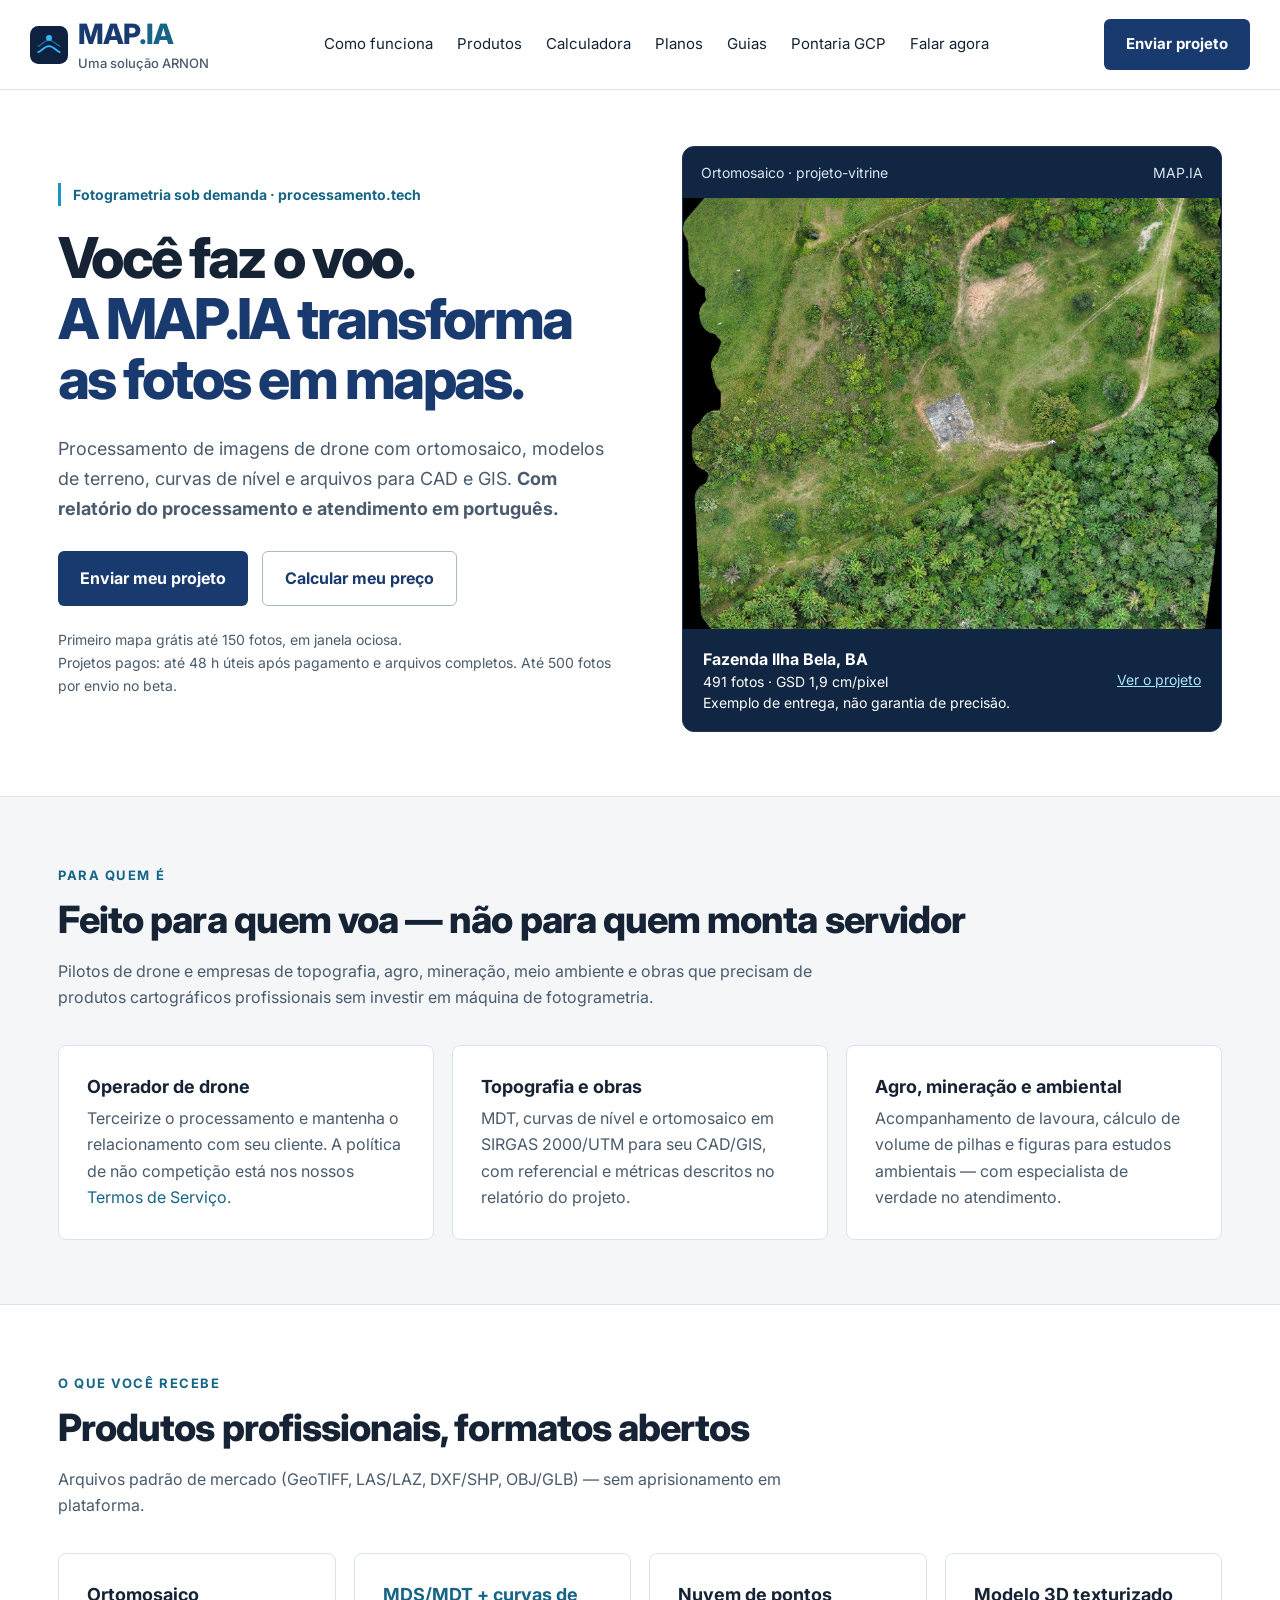
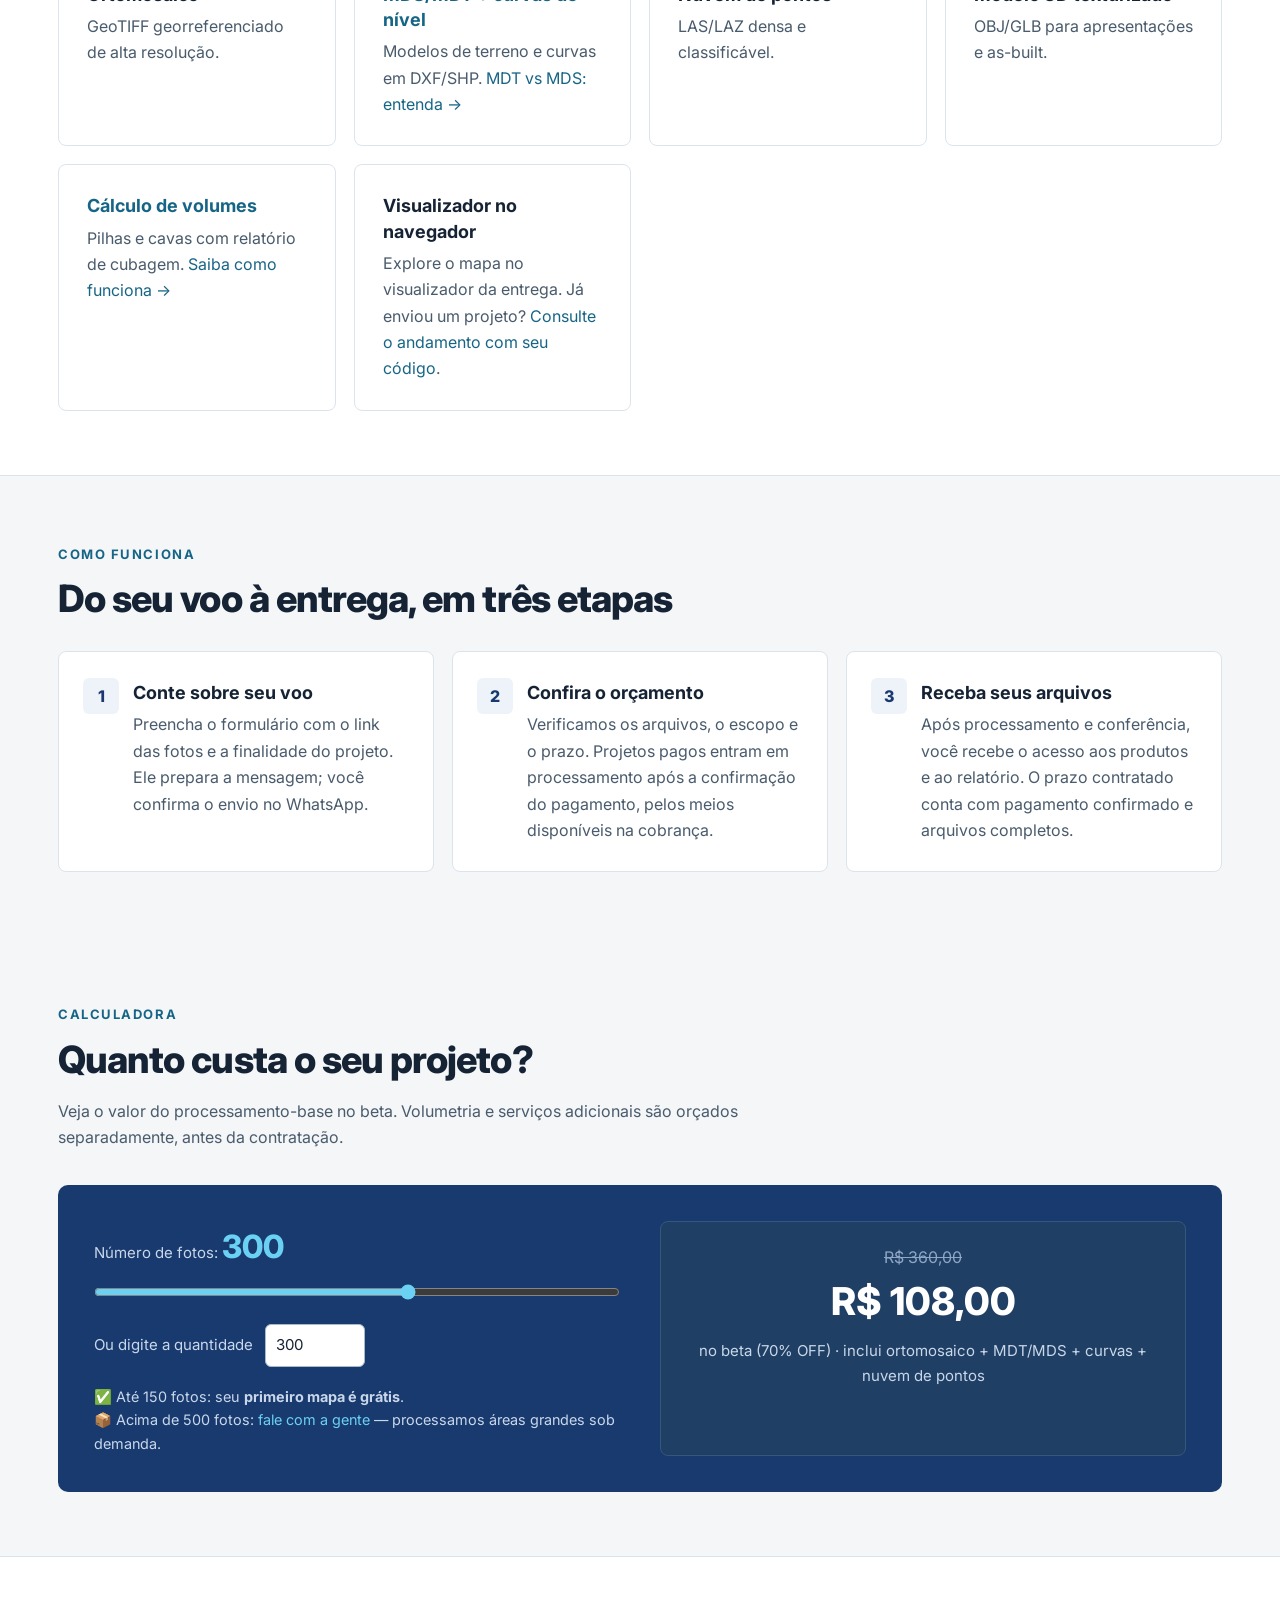
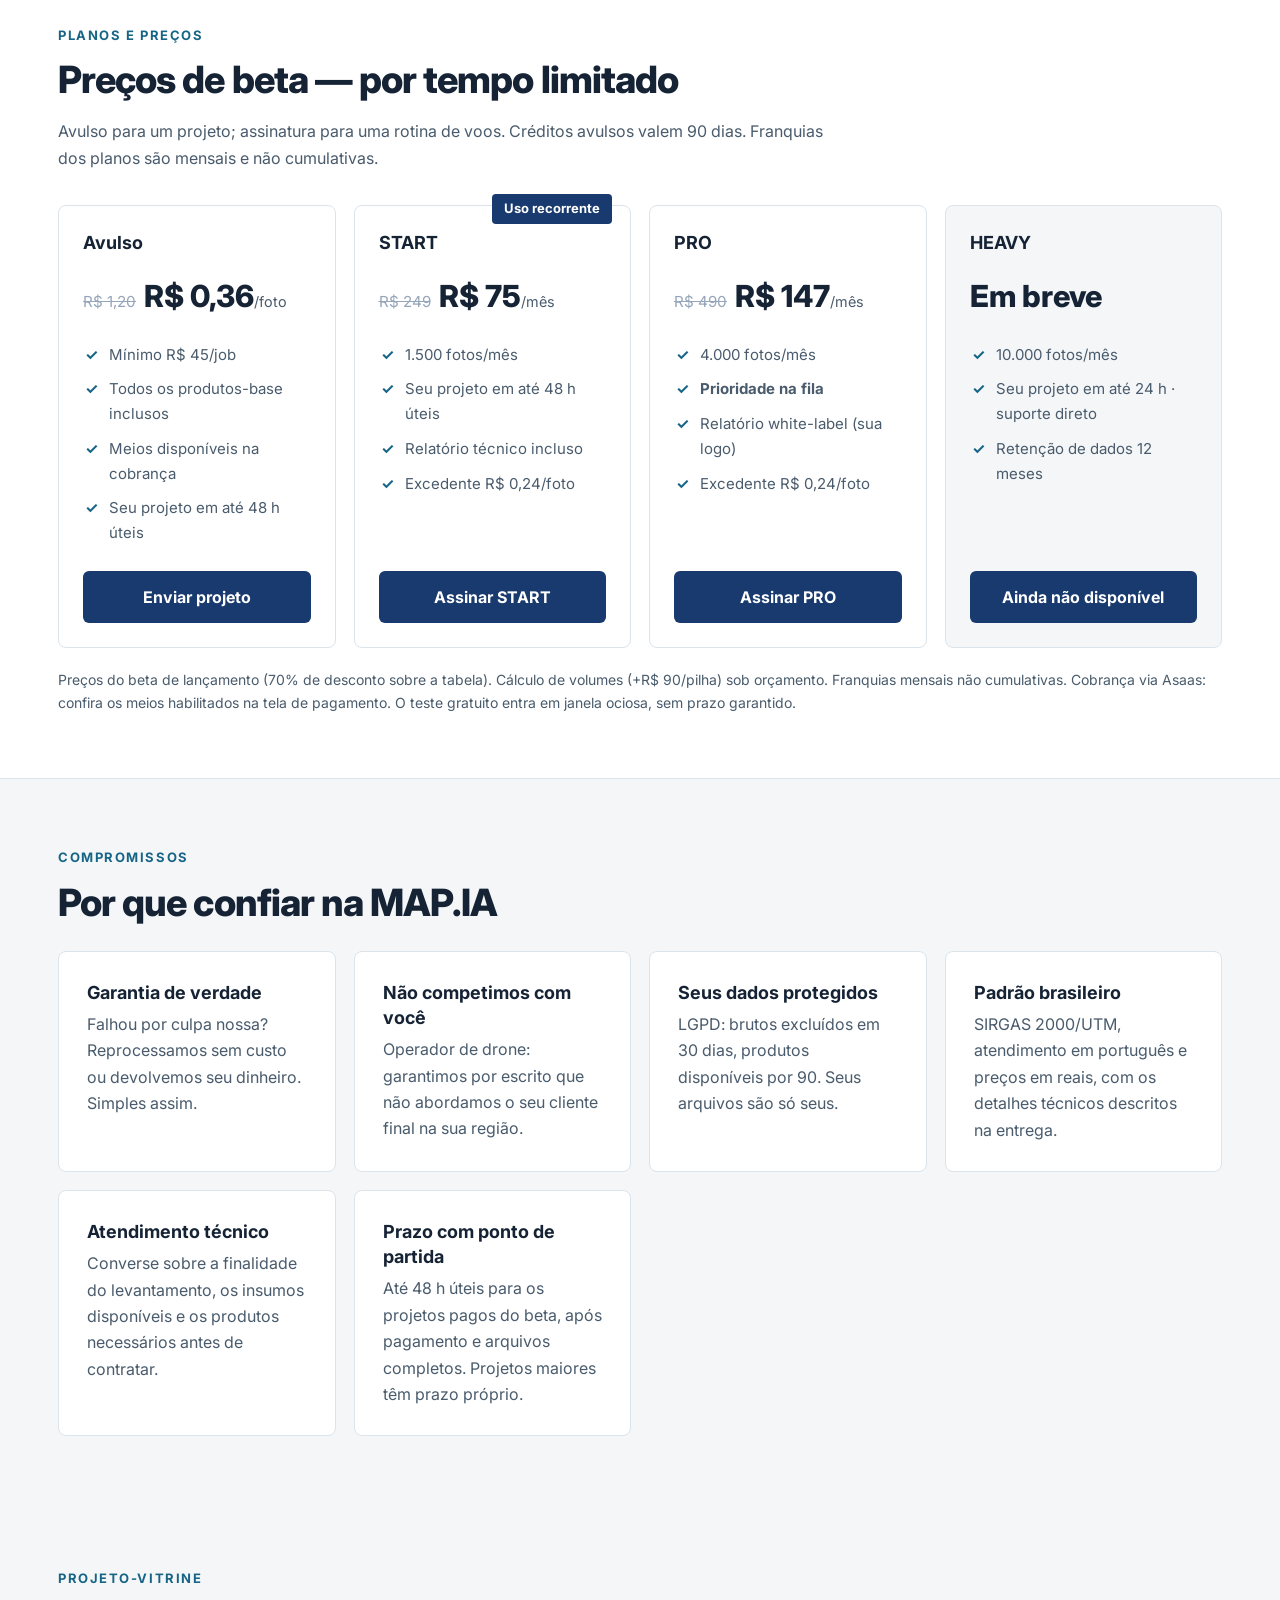
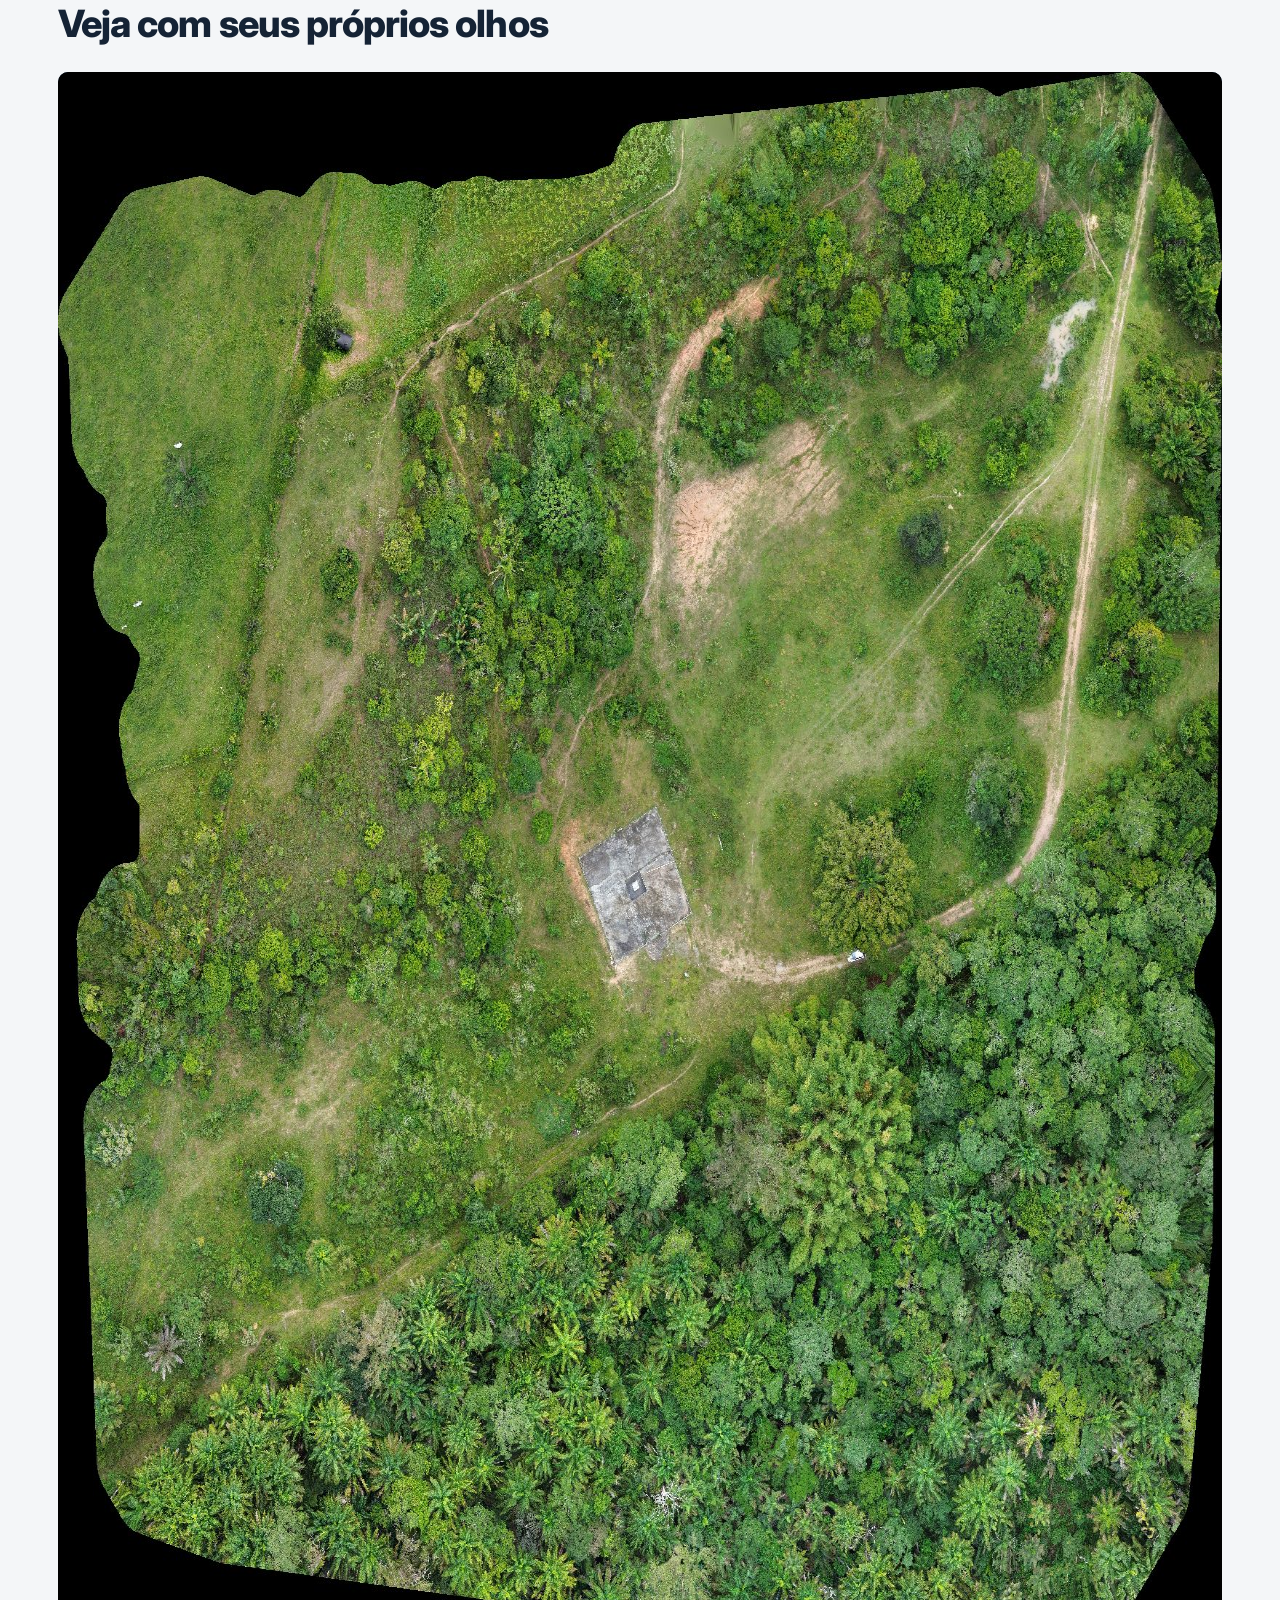
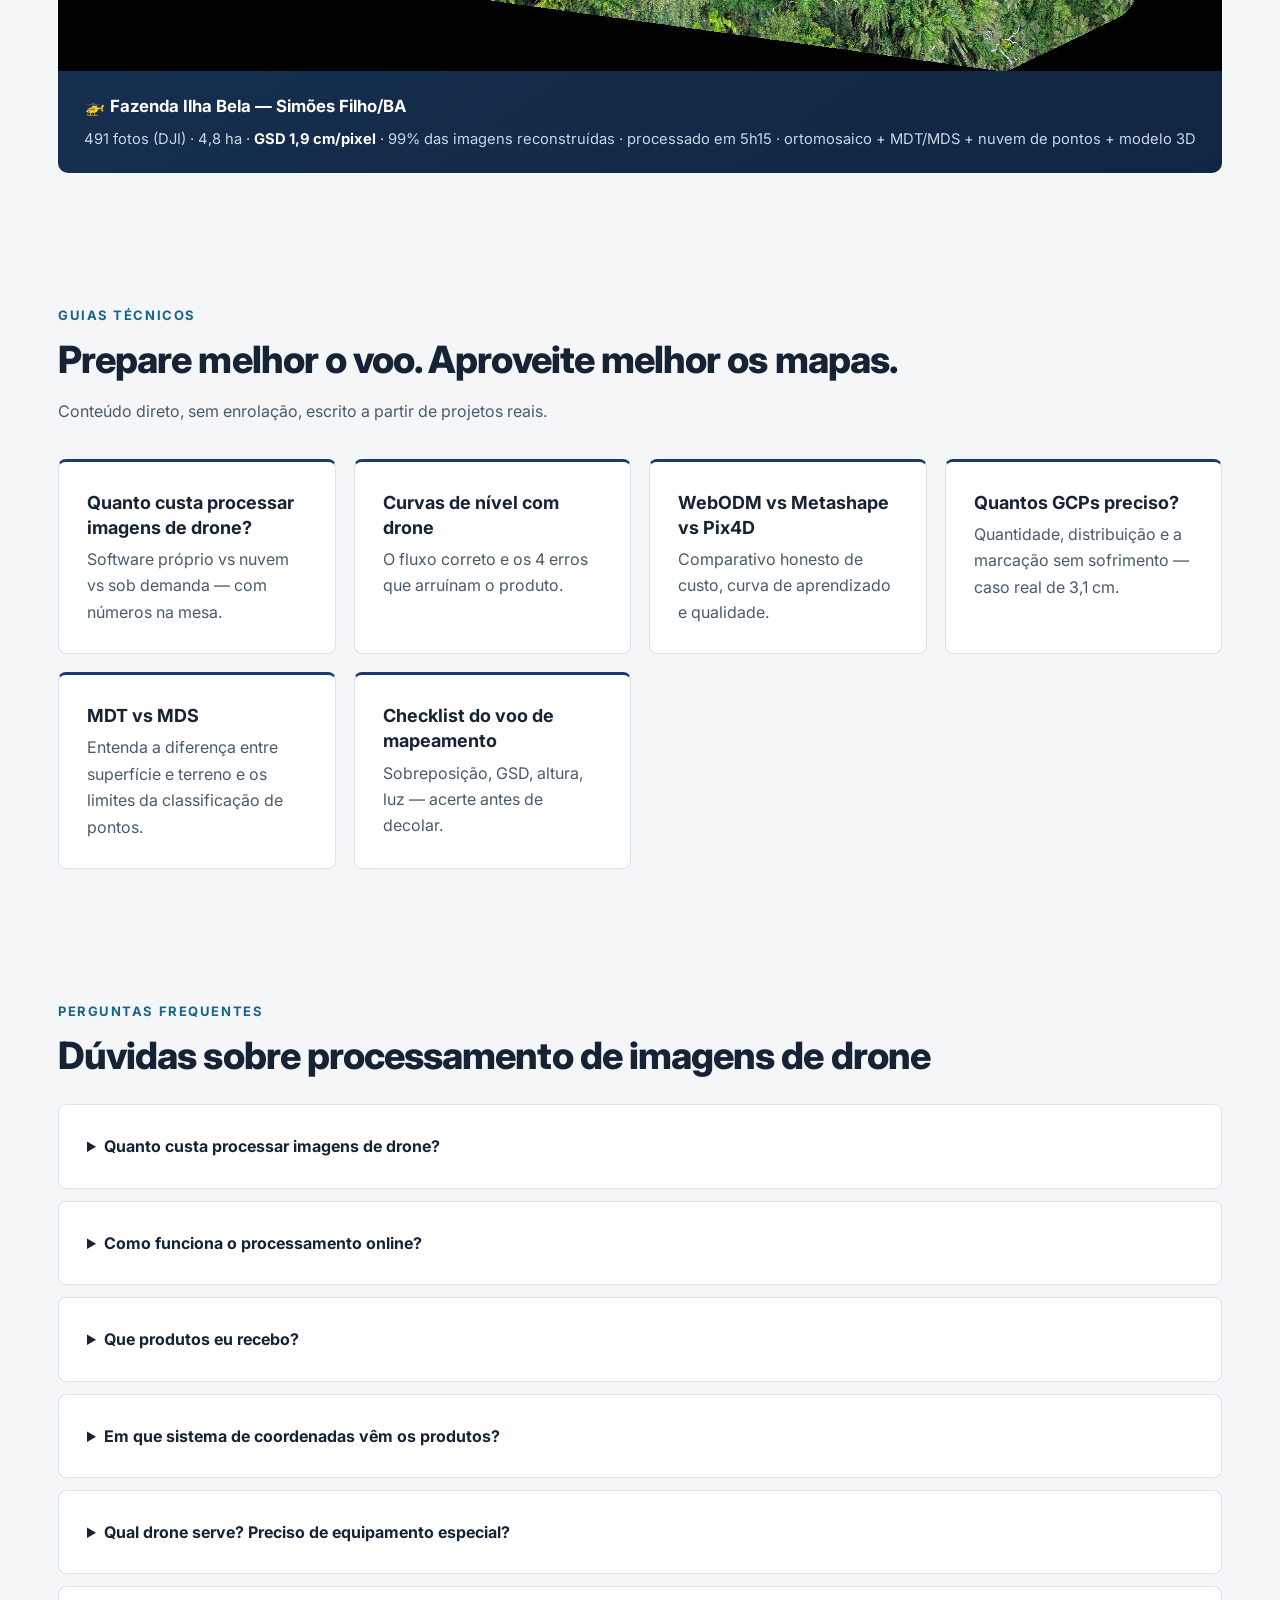
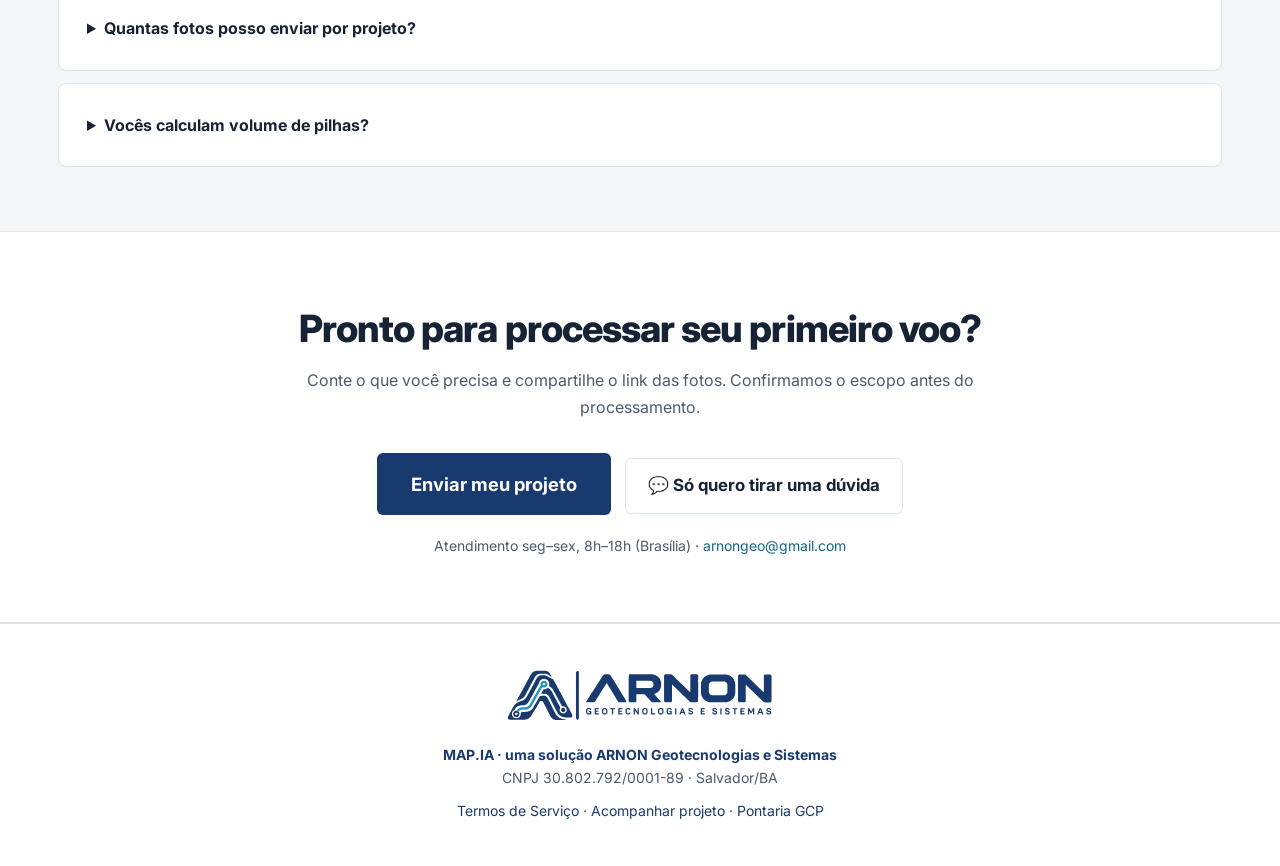
<file: index.html>
<!DOCTYPE html>
<html lang="pt-BR">
<head>
<meta charset="UTF-8">
<meta name="viewport" content="width=device-width, initial-scale=1.0">
<title>Processamento de Imagens de Drone — Ortomosaico, MDT e Curvas de Nível | MAP.IA</title>
<meta name="description" content="Processamento de imagens de drone com ortomosaico, MDT/MDS, curvas de nível e relatório. Envie seu projeto à MAP.IA, uma solução ARNON. Preços em reais e primeiro mapa grátis até 150 fotos, conforme condições do beta.">
<meta name="keywords" content="processamento de imagens de drone, processamento de drone, ortomosaico, MDT, MDS, curvas de nível, nuvem de pontos, fotogrametria, mapeamento com drone, WebODM, SIRGAS 2000, topografia com drone, volumetria de pilhas">
<link rel="canonical" href="https://processamento.tech/">
<meta name="google-site-verification" content="n6epFS-3OyGTfF-EzZm0Xjc81sGS4o9916pzQQTHNzk">
<meta property="og:type" content="website">
<meta property="og:site_name" content="MAP.IA — ARNON Geotecnologias e Sistemas">
<meta property="og:title" content="Processamento de Imagens de Drone — você voa, a gente processa">
<meta property="og:description" content="Do seu voo aos arquivos para CAD e GIS. Processamento sob demanda, preços em reais e atendimento técnico. MAP.IA, uma solução ARNON.">
<meta property="og:url" content="https://processamento.tech/">
<meta property="og:image" content="https://processamento.tech/vitrine-ilhabela.jpg">
<meta property="og:locale" content="pt_BR">
<meta name="twitter:card" content="summary_large_image">
<meta name="twitter:title" content="Processamento de Imagens de Drone — MAP.IA">
<meta name="twitter:description" content="Ortomosaico, modelos de terreno e curvas de nível. MAP.IA, uma solução ARNON para processamento de imagens de drone.">
<meta name="twitter:image" content="https://processamento.tech/vitrine-ilhabela.jpg">
<script type="application/ld+json">
{
  "@context": "https://schema.org",
  "@type": "LocalBusiness",
  "name": "MAP.IA — ARNON Geotecnologias e Sistemas",
  "description": "Serviço de processamento de imagens de drone: ortomosaico, MDT/MDS, curvas de nível, nuvem de pontos, modelo 3D e cálculo de volumes. MAP.IA é uma solução ARNON Geotecnologias e Sistemas. Escopo e prazo são confirmados conforme os arquivos e a finalidade.",
  "url": "https://processamento.tech/",
  "image": "https://processamento.tech/vitrine-ilhabela.jpg",
  "telephone": "+5575992224009",
  "email": "arnongeo@gmail.com",
  "priceRange": "R$ 45 - R$ 500",
  "address": {"@type": "PostalAddress", "addressLocality": "Salvador", "addressRegion": "BA", "addressCountry": "BR"},
  "areaServed": {"@type": "Country", "name": "Brasil"},
  "makesOffer": [
    {"@type": "Offer", "name": "Processamento avulso", "description": "R$ 0,36 por foto no beta (mínimo R$ 45 por projeto)"},
    {"@type": "Offer", "name": "Assinatura START", "description": "R$ 75/mês com 1.500 fotos"},
    {"@type": "Offer", "name": "Assinatura PRO", "description": "R$ 147/mês com 4.000 fotos e prioridade"}
  ]
}
</script>
<link rel="icon" href="data:image/svg+xml,%3Csvg xmlns='http://www.w3.org/2000/svg' viewBox='0 0 64 64'%3E%3Crect width='64' height='64' rx='14' fill='%230A1830'/%3E%3Cpath d='M14 44c6-2 10-10 18-10s12 8 18 10' stroke='%2335B6FF' stroke-width='3' fill='none' stroke-linecap='round'/%3E%3Cpath d='M14 34c6-2 10-10 18-10s12 8 18 10' stroke='%2335B6FF' stroke-width='2' opacity='.55' fill='none' stroke-linecap='round'/%3E%3Ccircle cx='32' cy='20' r='5' fill='%2335B6FF'/%3E%3C/svg%3E">
<style>
:root{
  --navy-950:#060F20; --navy-900:#0A1830; --navy-800:#0E2240; --navy-700:#16305C;
  --sky:#35B6FF; --sky-dark:#1E8FD0; --wa:#25D366; --wa-dark:#1DA851;
  --ink:#16202E; --ink-soft:#4A5A70; --bg:#F5F8FC; --card:#FFFFFF; --line:#E1E9F2;
  --amber:#FFB93D;
}
*{margin:0;padding:0;box-sizing:border-box}
html{scroll-behavior:smooth}
body{font-family:"Segoe UI",system-ui,-apple-system,Roboto,Arial,sans-serif;color:var(--ink);background:var(--bg);line-height:1.6}
img{max-width:100%}
a{color:var(--sky-dark);text-decoration:none}
.wrap{max-width:1060px;margin:0 auto;padding:0 20px}
/* header */
header{background:var(--navy-900);position:sticky;top:0;z-index:50;box-shadow:0 2px 12px rgba(6,15,32,.35)}
.nav{display:flex;align-items:center;justify-content:space-between;padding:14px 0;gap:16px}
.logo{display:flex;align-items:center;gap:10px;color:#fff;font-weight:800;font-size:1.35rem;letter-spacing:.5px}
.logo svg{flex:none}
.logo .ia{color:var(--sky)}
.logo small{display:block;font-weight:500;font-size:.62rem;letter-spacing:1.6px;color:#8FA6C6;text-transform:uppercase}
nav.menu{display:flex;gap:22px;font-size:.95rem}
nav.menu a{color:#C9D7EA}
nav.menu a:hover{color:#fff}
@media(max-width:760px){nav.menu{display:none}}
/* hero */
.hero{background:linear-gradient(160deg,var(--navy-950) 0%,var(--navy-800) 70%,var(--navy-700) 100%);color:#fff;padding:72px 0 84px;position:relative;overflow:hidden}
.hero::after{content:"";position:absolute;inset:0;background:
  repeating-linear-gradient(115deg,transparent 0 90px,rgba(53,182,255,.05) 90px 92px);pointer-events:none}
.hero .wrap{position:relative;z-index:1}
.badge{display:inline-block;background:var(--amber);color:#3A2A00;font-weight:700;font-size:.85rem;padding:6px 14px;border-radius:999px;margin-bottom:18px}
.hero h1{font-size:clamp(1.7rem,4.4vw,2.9rem);line-height:1.18;font-weight:800;max-width:760px}
.hero h1 em{color:var(--sky);font-style:normal}
.hero p.sub{margin:18px 0 30px;font-size:1.12rem;color:#C9D7EA;max-width:640px}
.cta-row{display:flex;gap:14px;flex-wrap:wrap}
.btn{display:inline-flex;align-items:center;gap:9px;font-weight:700;padding:14px 26px;border-radius:10px;font-size:1.02rem;transition:.15s;border:none;cursor:pointer}
.btn-wa{background:var(--wa);color:#fff}
.btn-wa:hover{background:var(--wa-dark)}
.btn-ghost{background:transparent;color:#fff;border:1.5px solid #3D5A8C}
.btn-ghost:hover{border-color:var(--sky);color:var(--sky)}
.hero .mini{margin-top:26px;font-size:.9rem;color:#8FA6C6}
/* sections */
section{padding:64px 0}
h2{font-size:clamp(1.4rem,3vw,2rem);font-weight:800;margin-bottom:8px}
.kicker{color:var(--sky-dark);font-weight:700;font-size:.85rem;letter-spacing:1.5px;text-transform:uppercase}
p.lead{color:var(--ink-soft);max-width:680px;margin-bottom:34px}
.grid{display:grid;gap:18px}
.g3{grid-template-columns:repeat(auto-fit,minmax(240px,1fr))}
.card{background:var(--card);border:1px solid var(--line);border-radius:14px;padding:24px}
.card h3{font-size:1.06rem;margin-bottom:6px}
.card p{font-size:.93rem;color:var(--ink-soft)}
.card .ico{font-size:1.6rem;margin-bottom:10px;display:block}
/* steps */
.steps{counter-reset:s}
.step{position:relative;padding-left:64px}
.step::before{counter-increment:s;content:counter(s);position:absolute;left:14px;top:22px;width:36px;height:36px;border-radius:50%;background:var(--navy-800);color:var(--sky);font-weight:800;display:flex;align-items:center;justify-content:center}
/* calculadora */
.calc{background:var(--navy-900);color:#fff;border-radius:18px;padding:36px;display:grid;gap:26px;grid-template-columns:1fr 1fr}
@media(max-width:760px){.calc{grid-template-columns:1fr}}
.calc label{font-size:.9rem;color:#C9D7EA;display:block;margin-bottom:8px}
.calc input[type=range]{width:100%;accent-color:var(--sky)}
.calc .n{font-size:2rem;font-weight:800;color:var(--sky)}
.price-box{background:var(--navy-800);border:1px solid var(--navy-700);border-radius:14px;padding:22px;text-align:center}
.price-box .old{color:#8FA6C6;text-decoration:line-through;font-size:1rem}
.price-box .now{font-size:2.4rem;font-weight:800;color:var(--wa)}
.price-box .note{font-size:.85rem;color:#C9D7EA;margin-top:6px}
/* planos */
.plans{grid-template-columns:repeat(auto-fit,minmax(250px,1fr))}
.plan{position:relative;display:flex;flex-direction:column}
.plan .tag{position:absolute;top:-12px;right:18px;background:var(--sky);color:#fff;font-size:.75rem;font-weight:700;padding:4px 12px;border-radius:999px}
.plan .preco{margin:10px 0 2px}
.plan .preco .old{color:#96A6BA;text-decoration:line-through;font-size:.95rem;margin-right:8px}
.plan .preco .now{font-size:1.9rem;font-weight:800}
.plan .preco .mes{color:var(--ink-soft);font-size:.9rem}
.plan ul{list-style:none;margin:14px 0 20px;font-size:.92rem;color:var(--ink-soft)}
.plan li{padding:5px 0 5px 26px;position:relative}
.plan li::before{content:"✓";position:absolute;left:2px;color:var(--wa);font-weight:700}
.plan .btn{margin-top:auto;justify-content:center;background:var(--navy-900);color:#fff}
.plan .btn:hover{background:var(--navy-700)}
.plan.soon{opacity:.55}
/* garantias */
.trust{background:#fff;border-top:1px solid var(--line);border-bottom:1px solid var(--line)}
/* vitrine */
.vitrine-box{background:linear-gradient(145deg,var(--navy-800),var(--navy-950));border-radius:18px;color:#C9D7EA;padding:48px;text-align:center}
/* footer */
footer{background:var(--navy-950);color:#8FA6C6;padding:44px 0;font-size:.88rem}
footer .wrap{display:grid;gap:10px}
footer strong{color:#fff}
.beta-note{font-size:.8rem;color:#8FA6C6;margin-top:8px}
</style>
<link rel="stylesheet" href="mapia-arnon.css">
<!-- Google tag (gtag.js) - Google Ads AW-18330885204 -->
<script async src="https://www.googletagmanager.com/gtag/js?id=AW-18330885204"></script>
<script>
window.dataLayer = window.dataLayer || [];
function gtag(){dataLayer.push(arguments);}
gtag('js', new Date());
gtag('config', 'AW-18330885204');
document.addEventListener('click', function(e){
  var a = e.target && e.target.closest ? e.target.closest('a[href*="wa.me"], a[href*="whatsapp.com"]') : null;
  if (a && window.gtag) { gtag('event', 'conversion', {'send_to': 'AW-18330885204/pIf7CIqQgvwcENS47KRE'}); }
}, true);
</script>
</head>
<body class="mapia-home">
<a class="skip-link" href="#conteudo">Pular para o conteúdo</a>

<header>
  <div class="wrap nav">
    <a class="logo" href="index.html" aria-label="MAP.IA, página inicial">
      <svg width="38" height="38" viewBox="0 0 64 64"><rect width="64" height="64" rx="14" fill="#0E2240"/><path d="M14 44c6-2 10-10 18-10s12 8 18 10" stroke="#35B6FF" stroke-width="3" fill="none" stroke-linecap="round"/><path d="M14 34c6-2 10-10 18-10s12 8 18 10" stroke="#35B6FF" stroke-width="2" opacity=".55" fill="none" stroke-linecap="round"/><circle cx="32" cy="20" r="5" fill="#35B6FF"/></svg>
      <div>MAP<span class="ia">.IA</span><small>Uma solução ARNON</small></div>
    </a>
    <nav class="menu" aria-label="Navegação principal">
      <a href="#como">Como funciona</a>
      <a href="#produtos">Produtos</a>
      <a href="#calculadora">Calculadora</a>
      <a href="#planos">Planos</a>
      <a href="#guias">Guias</a>
      <a href="pontaria.html">Pontaria GCP</a>
      <a data-cta href="https://wa.me/5575992224009">Falar agora</a>
    </nav>
    <a class="btn btn-wa" href="enviar.html">Enviar projeto</a>
    <details class="mobile-nav"><summary>Menu</summary><nav aria-label="Navegação no celular"><a href="#como">Como funciona</a><a href="#produtos">Produtos</a><a href="#calculadora">Calcular preço</a><a href="#planos">Planos</a><a href="#guias">Guias técnicos</a><a href="pontaria.html">Pontaria GCP grátis</a><a href="status.html">Acompanhar projeto</a><a href="enviar.html">Enviar projeto</a><a data-cta href="https://wa.me/5575992224009">Falar agora</a></nav></details>
  </div>
</header>

<main id="conteudo">
<div class="hero">
  <div class="wrap hero-grid">
   <div>
    <span class="badge">Fotogrametria sob demanda · processamento.tech</span>
    <h1>Você faz o voo.<em>A MAP.IA transforma as fotos em mapas.</em></h1>
    <p class="sub">Processamento de imagens de drone com ortomosaico, modelos de terreno, curvas de nível e arquivos para CAD e GIS. <strong>Com relatório do processamento e atendimento em português.</strong></p>
    <div class="cta-row">
      <a class="btn btn-wa" href="enviar.html">Enviar meu projeto</a>
      <a class="btn btn-ghost" href="#calculadora">Calcular meu preço</a>
    </div>
    <p class="mini">Primeiro mapa grátis até 150 fotos, em janela ociosa.<br>Projetos pagos: até 48 h úteis após pagamento e arquivos completos. Até 500 fotos por envio no beta.</p>
   </div>
   <figure class="hero-figure">
    <div class="figure-label"><span>Ortomosaico · projeto-vitrine</span><span>MAP.IA</span></div>
    <img src="vitrine-ilhabela.jpg" width="1600" height="1599" alt="Ortomosaico real da Fazenda Ilha Bela, com vegetação, caminhos e edificações" fetchpriority="high">
    <figcaption><div><strong>Fazenda Ilha Bela, BA</strong>491 fotos · GSD 1,9 cm/pixel<br>Exemplo de entrega, não garantia de precisão.</div><a href="#vitrine">Ver o projeto</a></figcaption>
   </figure>
  </div>
</div>

<section id="quem">
  <div class="wrap">
    <span class="kicker">Para quem é</span>
    <h2>Feito para quem voa — não para quem monta servidor</h2>
    <p class="lead">Pilotos de drone e empresas de topografia, agro, mineração, meio ambiente e obras que precisam de produtos cartográficos profissionais sem investir em máquina de fotogrametria.</p>
    <div class="grid g3">
      <div class="card"><span class="ico">🛩️</span><h3>Operador de drone</h3><p>Terceirize o processamento e mantenha o relacionamento com seu cliente. A política de não competição está nos nossos <a href="termos.html">Termos de Serviço</a>.</p></div>
      <div class="card"><span class="ico">📐</span><h3>Topografia e obras</h3><p>MDT, curvas de nível e ortomosaico em SIRGAS 2000/UTM para seu CAD/GIS, com referencial e métricas descritos no relatório do projeto.</p></div>
      <div class="card"><span class="ico">🌱</span><h3>Agro, mineração e ambiental</h3><p>Acompanhamento de lavoura, cálculo de volume de pilhas e figuras para estudos ambientais — com especialista de verdade no atendimento.</p></div>
    </div>
  </div>
</section>

<section id="produtos" class="trust">
  <div class="wrap">
    <span class="kicker">O que você recebe</span>
    <h2>Produtos profissionais, formatos abertos</h2>
    <p class="lead">Arquivos padrão de mercado (GeoTIFF, LAS/LAZ, DXF/SHP, OBJ/GLB) — sem aprisionamento em plataforma.</p>
    <div class="grid g3">
      <div class="card"><span class="ico">🗺️</span><h3>Ortomosaico</h3><p>GeoTIFF georreferenciado de alta resolução.</p></div>
      <div class="card"><span class="ico">⛰️</span><h3><a href="mdt-mds.html">MDS/MDT + curvas de nível</a></h3><p>Modelos de terreno e curvas em DXF/SHP. <a href="mdt-mds.html">MDT vs MDS: entenda →</a></p></div>
      <div class="card"><span class="ico">☁️</span><h3>Nuvem de pontos</h3><p>LAS/LAZ densa e classificável.</p></div>
      <div class="card"><span class="ico">🧊</span><h3>Modelo 3D texturizado</h3><p>OBJ/GLB para apresentações e as-built.</p></div>
      <div class="card"><span class="ico">📦</span><h3><a href="volumetria.html">Cálculo de volumes</a></h3><p>Pilhas e cavas com relatório de cubagem. <a href="volumetria.html">Saiba como funciona →</a></p></div>
      <div class="card"><span class="ico">🖥️</span><h3>Visualizador no navegador</h3><p>Explore o mapa no visualizador da entrega. Já enviou um projeto? <a href="status.html">Consulte o andamento com seu código</a>.</p></div>
    </div>
  </div>
</section>

<section id="como">
  <div class="wrap">
    <span class="kicker">Como funciona</span>
    <h2>Do seu voo à entrega, em três etapas</h2>
    <div class="grid g3 steps" style="margin-top:30px">
      <div class="card step"><h3>Conte sobre seu voo</h3><p>Preencha o formulário com o link das fotos e a finalidade do projeto. Ele prepara a mensagem; você confirma o envio no WhatsApp.</p></div>
      <div class="card step"><h3>Confira o orçamento</h3><p>Verificamos os arquivos, o escopo e o prazo. Projetos pagos entram em processamento após a confirmação do pagamento, pelos meios disponíveis na cobrança.</p></div>
      <div class="card step"><h3>Receba seus arquivos</h3><p>Após processamento e conferência, você recebe o acesso aos produtos e ao relatório. O prazo contratado conta com pagamento confirmado e arquivos completos.</p></div>
    </div>
  </div>
</section>

<section id="calculadora">
  <div class="wrap">
    <span class="kicker">Calculadora</span>
    <h2>Quanto custa o seu projeto?</h2>
    <p class="lead">Veja o valor do processamento-base no beta. Volumetria e serviços adicionais são orçados separadamente, antes da contratação.</p>
    <div class="calc">
      <div>
        <label for="fotos">Número de fotos: <span class="n" id="nfotos">300</span></label>
        <input type="range" id="fotos" min="1" max="500" step="1" value="300">
        <label class="exact-count" for="fotos-exatas">Ou digite a quantidade <input type="number" id="fotos-exatas" min="1" max="500" step="1" value="300" inputmode="numeric"></label>
        <p style="margin-top:18px;font-size:.9rem;color:#C9D7EA">✅ Até 150 fotos: seu <strong>primeiro mapa é grátis</strong>.<br>📦 Acima de 500 fotos: <a href="#contato" style="color:var(--sky)">fale com a gente</a> — processamos áreas grandes sob demanda.</p>
      </div>
      <div class="price-box">
        <div id="preco-livre">
          <div class="old" id="preco-cheio">R$ 360</div>
          <div class="now" id="preco-beta">R$ 108</div>
          <div class="note">no beta (70% OFF) · inclui ortomosaico + MDT/MDS + curvas + nuvem de pontos</div>
        </div>
      </div>
    </div>
  </div>
</section>

<section id="planos" class="trust">
  <div class="wrap">
    <span class="kicker">Planos e preços</span>
    <h2>Preços de beta — por tempo limitado</h2>
    <p class="lead">Avulso para um projeto; assinatura para uma rotina de voos. Créditos avulsos valem 90 dias. Franquias dos planos são mensais e não cumulativas.</p>
    <div class="grid plans">
      <div class="card plan">
        <h3>Avulso</h3>
        <div class="preco"><span class="old">R$ 1,20</span><span class="now" data-preco-avulso>R$ 0,36</span><span class="mes">/foto</span></div>
        <ul>
          <li>Mínimo <span data-min-job>R$ 45</span>/job</li>
          <li>Todos os produtos-base inclusos</li>
          <li>Meios disponíveis na cobrança</li>
          <li>Seu projeto em até 48 h úteis</li>
        </ul>
        <a class="btn" href="enviar.html?plano=AVULSO">Enviar projeto</a>
      </div>
      <div class="card plan">
        <span class="tag">Uso recorrente</span>
        <h3>START</h3>
        <div class="preco"><span class="old">R$ 249</span><span class="now" data-preco-start>R$ 75</span><span class="mes">/mês</span></div>
        <ul>
          <li>1.500 fotos/mês</li>
          <li>Seu projeto em até 48 h úteis</li>
          <li>Relatório técnico incluso</li>
          <li>Excedente <span data-excedente>R$ 0,24</span>/foto</li>
        </ul>
        <a class="btn" href="https://www.asaas.com/c/lki5x19qsr9rz7mh" target="_blank" rel="noopener">Assinar START</a>
      </div>
      <div class="card plan">
        <h3>PRO</h3>
        <div class="preco"><span class="old">R$ 490</span><span class="now" data-preco-pro>R$ 147</span><span class="mes">/mês</span></div>
        <ul>
          <li>4.000 fotos/mês</li>
          <li><strong>Prioridade na fila</strong></li>
          <li>Relatório white-label (sua logo)</li>
          <li>Excedente <span data-excedente>R$ 0,24</span>/foto</li>
        </ul>
        <a class="btn" href="https://www.asaas.com/c/j9o3eh4t9et1bfbj" target="_blank" rel="noopener">Assinar PRO</a>
      </div>
      <div class="card plan soon">
        <h3>HEAVY</h3>
        <div class="preco"><span class="now">Em breve</span></div>
        <ul>
          <li>10.000 fotos/mês</li>
          <li>Seu projeto em até 24 h · suporte direto</li>
          <li>Retenção de dados 12 meses</li>
        </ul>
        <span class="btn" aria-disabled="true">Ainda não disponível</span>
      </div>
    </div>
    <p class="beta-note">Preços do beta de lançamento (70% de desconto sobre a tabela). Cálculo de volumes (+R$ 90/pilha) sob orçamento. Franquias mensais não cumulativas. Cobrança via Asaas: confira os meios habilitados na tela de pagamento. O teste gratuito entra em janela ociosa, sem prazo garantido.</p>
  </div>
</section>

<section>
  <div class="wrap">
    <span class="kicker">Compromissos</span>
    <h2>Por que confiar na MAP.IA</h2>
    <div class="grid g3" style="margin-top:26px">
      <div class="card"><span class="ico">🛡️</span><h3>Garantia de verdade</h3><p>Falhou por culpa nossa? Reprocessamos sem custo ou devolvemos seu dinheiro. Simples assim.</p></div>
      <div class="card"><span class="ico">🤝</span><h3>Não competimos com você</h3><p>Operador de drone: garantimos por escrito que não abordamos o seu cliente final na sua região.</p></div>
      <div class="card"><span class="ico">🔒</span><h3>Seus dados protegidos</h3><p>LGPD: brutos excluídos em 30 dias, produtos disponíveis por 90. Seus arquivos são só seus.</p></div>
      <div class="card"><span class="ico">🇧🇷</span><h3>Padrão brasileiro</h3><p>SIRGAS 2000/UTM, atendimento em português e preços em reais, com os detalhes técnicos descritos na entrega.</p></div>
      <div class="card"><span class="ico">👨‍🔬</span><h3>Atendimento técnico</h3><p>Converse sobre a finalidade do levantamento, os insumos disponíveis e os produtos necessários antes de contratar.</p></div>
      <div class="card"><span class="ico">⏱️</span><h3>Prazo com ponto de partida</h3><p>Até 48 h úteis para os projetos pagos do beta, após pagamento e arquivos completos. Projetos maiores têm prazo próprio.</p></div>
    </div>
  </div>
</section>

<section id="vitrine">
  <div class="wrap">
    <span class="kicker">Projeto-vitrine</span>
    <h2>Veja com seus próprios olhos</h2>
    <div class="vitrine-box" style="margin-top:26px;padding:0;overflow:hidden">
      <img src="vitrine-ilhabela.jpg" width="1600" height="1599" loading="lazy" alt="Ortomosaico da Fazenda Ilha Bela, Simões Filho/BA, processado pela MAP.IA" style="width:100%;display:block">
      <div style="padding:22px 26px;text-align:left">
        <p style="font-size:1.05rem">🚁 <strong style="color:#fff">Fazenda Ilha Bela — Simões Filho/BA</strong></p>
        <p style="margin-top:6px;font-size:.92rem">491 fotos (DJI) · 4,8 ha · <strong style="color:#fff">GSD 1,9 cm/pixel</strong> · 99% das imagens reconstruídas · processado em 5h15 · ortomosaico + MDT/MDS + nuvem de pontos + modelo 3D</p>
      </div>
    </div>
  </div>
</section>

<section id="guias">
  <div class="wrap">
    <span class="kicker">Guias técnicos</span>
    <h2>Prepare melhor o voo. Aproveite melhor os mapas.</h2>
    <p class="lead">Conteúdo direto, sem enrolação, escrito a partir de projetos reais.</p>
    <div class="grid g3">
      <div class="card"><span class="ico">💰</span><h3><a href="quanto-custa-processamento-drone.html">Quanto custa processar imagens de drone?</a></h3><p>Software próprio vs nuvem vs sob demanda — com números na mesa.</p></div>
      <div class="card"><span class="ico">🗺️</span><h3><a href="curvas-de-nivel-drone.html">Curvas de nível com drone</a></h3><p>O fluxo correto e os 4 erros que arruínam o produto.</p></div>
      <div class="card"><span class="ico">⚖️</span><h3><a href="webodm-metashape-pix4d.html">WebODM vs Metashape vs Pix4D</a></h3><p>Comparativo honesto de custo, curva de aprendizado e qualidade.</p></div>
      <div class="card"><span class="ico">🎯</span><h3><a href="quantos-gcp-drone.html">Quantos GCPs preciso?</a></h3><p>Quantidade, distribuição e a marcação sem sofrimento — caso real de 3,1 cm.</p></div>
      <div class="card"><span class="ico">⛰️</span><h3><a href="mdt-mds.html">MDT vs MDS</a></h3><p>Entenda a diferença entre superfície e terreno e os limites da classificação de pontos.</p></div>
      <div class="card"><span class="ico">🛩️</span><h3><a href="voo-fotogrametria.html">Checklist do voo de mapeamento</a></h3><p>Sobreposição, GSD, altura, luz — acerte antes de decolar.</p></div>
    </div>
  </div>
</section>

<section id="faq">
  <div class="wrap">
    <span class="kicker">Perguntas frequentes</span>
    <h2>Dúvidas sobre processamento de imagens de drone</h2>
    <div style="margin-top:26px;display:grid;gap:12px">
      <details class="card" style="cursor:pointer"><summary style="font-weight:700">Quanto custa processar imagens de drone?</summary><p style="margin-top:10px">No beta da MAP.IA: R$ 0,36 por foto (mínimo R$ 45 por projeto) — 70% de desconto sobre a tabela. Um voo típico de 300 fotos sai por R$ 108 com ortomosaico, MDT/MDS, curvas de nível, nuvem de pontos e modelo 3D inclusos. E o primeiro mapa (até 150 fotos) é grátis.</p></details>
      <details class="card" style="cursor:pointer"><summary style="font-weight:700">Como funciona o processamento online?</summary><p style="margin-top:10px">O formulário prepara uma mensagem com o link das fotos para você enviar no WhatsApp. Confirmamos os arquivos, o escopo e o orçamento no atendimento. Depois do cadastro do projeto e do pagamento, seguimos com processamento e conferência técnica. Projetos pagos de até 500 fotos têm prazo de até 48 h úteis após pagamento e arquivos completos. O primeiro mapa grátis, de até 150 fotos, entra em janela ociosa, sem prazo garantido.</p></details>
      <details class="card" style="cursor:pointer"><summary style="font-weight:700">Que produtos eu recebo?</summary><p style="margin-top:10px">O pacote-base contempla ortomosaico GeoTIFF, MDT/MDS, curvas de nível em DXF e SHP, nuvem de pontos LAZ, modelo 3D, relatório do processamento e visualizador no navegador. A viabilidade depende dos insumos e da finalidade. Classificação automática não recupera terreno que não aparece nas fotos, como áreas sob vegetação densa; essas limitações precisam constar na entrega.</p></details>
      <details class="card" style="cursor:pointer"><summary style="font-weight:700">Em que sistema de coordenadas vêm os produtos?</summary><p style="margin-top:10px">O padrão é SIRGAS 2000 / UTM. Zona, referência vertical, eventuais transformações e limitações devem estar identificadas no relatório. Compatibilidade com CAD e GIS depende do formato de cada produto.</p></details>
      <details class="card" style="cursor:pointer"><summary style="font-weight:700">Qual drone serve? Preciso de equipamento especial?</summary><p style="margin-top:10px">Avaliamos fotos de drones com geolocalização, nitidez e sobreposição adequadas. O uso de RTK, GCPs e pontos independentes de verificação depende da precisão exigida e da finalidade: não prometemos precisão centimétrica apenas pelo GSD da imagem. Consulte o <a href="voo-fotogrametria.html">checklist de voo</a> e descreva sua necessidade no atendimento.</p></details>
      <details class="card" style="cursor:pointer"><summary style="font-weight:700">Quantas fotos posso enviar por projeto?</summary><p style="margin-top:10px">O beta atende até 500 fotos por projeto. Quantidades maiores são avaliadas sob demanda, com escopo, valor e prazo confirmados antes da contratação. A área coberta depende do voo e não pode ser definida apenas pelo número de fotos.</p></details>
      <details class="card" style="cursor:pointer"><summary style="font-weight:700">Vocês calculam volume de pilhas?</summary><p style="margin-top:10px">Sim — volumetria de pilhas e cavas (corte, aterro e volume líquido em m³) por R$ 90 por pilha, ideal para mineração, terraplenagem e estoques. Perfeito para acompanhamento mensal.</p></details>
    </div>
  </div>
</section>
<script type="application/ld+json">
{
  "@context": "https://schema.org",
  "@type": "FAQPage",
  "mainEntity": [
    {
      "@type": "Question",
      "name": "Quanto custa processar imagens de drone?",
      "acceptedAnswer": {
        "@type": "Answer",
        "text": "No beta da MAP.IA: R$ 0,36 por foto (mínimo R$ 45 por projeto) — 70% de desconto sobre a tabela. Um voo típico de 300 fotos sai por R$ 108 com ortomosaico, MDT/MDS, curvas de nível, nuvem de pontos e modelo 3D inclusos. E o primeiro mapa (até 150 fotos) é grátis."
      }
    },
    {
      "@type": "Question",
      "name": "Como funciona o processamento online?",
      "acceptedAnswer": {
        "@type": "Answer",
        "text": "O formulário prepara uma mensagem com o link das fotos para você enviar no WhatsApp. Confirmamos os arquivos, o escopo e o orçamento no atendimento. Depois do cadastro do projeto e do pagamento, seguimos com processamento e conferência técnica. Projetos pagos de até 500 fotos têm prazo de até 48 h úteis após pagamento e arquivos completos. O primeiro mapa grátis, de até 150 fotos, entra em janela ociosa, sem prazo garantido."
      }
    },
    {
      "@type": "Question",
      "name": "Que produtos eu recebo?",
      "acceptedAnswer": {
        "@type": "Answer",
        "text": "O pacote-base contempla ortomosaico GeoTIFF, MDT/MDS, curvas de nível em DXF e SHP, nuvem de pontos LAZ, modelo 3D, relatório do processamento e visualizador no navegador. A viabilidade depende dos insumos e da finalidade. Classificação automática não recupera terreno que não aparece nas fotos, como áreas sob vegetação densa; essas limitações precisam constar na entrega."
      }
    },
    {
      "@type": "Question",
      "name": "Em que sistema de coordenadas vêm os produtos?",
      "acceptedAnswer": {
        "@type": "Answer",
        "text": "O padrão é SIRGAS 2000 / UTM. Zona, referência vertical, eventuais transformações e limitações devem estar identificadas no relatório. Compatibilidade com CAD e GIS depende do formato de cada produto."
      }
    },
    {
      "@type": "Question",
      "name": "Qual drone serve? Preciso de equipamento especial?",
      "acceptedAnswer": {
        "@type": "Answer",
        "text": "Avaliamos fotos de drones com geolocalização, nitidez e sobreposição adequadas. O uso de RTK, GCPs e pontos independentes de verificação depende da precisão exigida e da finalidade: não prometemos precisão centimétrica apenas pelo GSD da imagem. Consulte o checklist de voo e descreva sua necessidade no atendimento."
      }
    },
    {
      "@type": "Question",
      "name": "Quantas fotos posso enviar por projeto?",
      "acceptedAnswer": {
        "@type": "Answer",
        "text": "O beta atende até 500 fotos por projeto. Quantidades maiores são avaliadas sob demanda, com escopo, valor e prazo confirmados antes da contratação. A área coberta depende do voo e não pode ser definida apenas pelo número de fotos."
      }
    },
    {
      "@type": "Question",
      "name": "Vocês calculam volume de pilhas?",
      "acceptedAnswer": {
        "@type": "Answer",
        "text": "Sim — volumetria de pilhas e cavas (corte, aterro e volume líquido em m³) por R$ 90 por pilha, ideal para mineração, terraplenagem e estoques. Perfeito para acompanhamento mensal."
      }
    }
  ]
}
</script>

<section id="contato" class="trust">
  <div class="wrap" style="text-align:center">
    <h2>Pronto para processar seu primeiro voo?</h2>
    <p class="lead" style="margin:10px auto 28px">Conte o que você precisa e compartilhe o link das fotos. Confirmamos o escopo antes do processamento.</p>
    <a class="btn btn-wa" href="enviar.html" style="font-size:1.15rem;padding:16px 34px">Enviar meu projeto</a>
    <a class="btn btn-ghost" data-cta href="#" style="font-size:1.05rem;color:var(--ink);border-color:var(--line)">💬 Só quero tirar uma dúvida</a>
    <p class="beta-note" style="margin-top:14px">Atendimento seg–sex, 8h–18h (Brasília) · <a href="mailto:arnongeo@gmail.com">arnongeo@gmail.com</a></p>
  </div>
</section>

</main>
<footer>
  <div class="wrap" style="display:block;text-align:center;font-size:.78rem">
    <img class="arnon-lockup" src="assets/arnon-horizontal.svg" alt="ARNON Geotecnologias e Sistemas" width="270" height="64" loading="lazy">
    <div><strong>MAP.IA · uma solução ARNON Geotecnologias e Sistemas</strong><br>CNPJ 30.802.792/0001-89 · Salvador/BA</div>
    <div style="margin-top:10px"><a href="termos.html">Termos de Serviço</a> · <a href="status.html">Acompanhar projeto</a> · <a href="pontaria.html">Pontaria GCP</a></div>
  </div>
</footer>

<script>
/* ===== CONFIG ===== */
var BETA_FACTOR = 0.30;           // 0.30 = beta a 30% da tabela (70% OFF). Trocar p/ 0.70 se decisão mudar.
var WHATSAPP = "5575992224009";   // WhatsApp comercial ARNON Geotecnologias e Sistemas (75) 9 9222-4009
var PRECO_FOTO = 1.20, MIN_JOB = 150, GRATIS_ATE = 150;

/* CTAs: usa WhatsApp se o numero estiver configurado; senao cai no e-mail */
var waOk = WHATSAPP.indexOf("X") === -1;
var msg = encodeURIComponent("Olá! Quero processar um levantamento de drone com a MAP.IA.");
document.querySelectorAll("[data-cta]").forEach(function(a){
  a.href = waOk ? "https://wa.me/" + WHATSAPP + "?text=" + msg
                : "mailto:arnongeo@gmail.com?subject=" + encodeURIComponent("Orçamento MAP.IA");
});

/* Calculadora */
var slider = document.getElementById("fotos");
function br(v){ return "R$ " + v.toLocaleString("pt-BR", {minimumFractionDigits: 2, maximumFractionDigits: 2}); }
function calc(){
  var n = parseInt(slider.value, 10);
  document.getElementById("nfotos").textContent = n;
  var cheio = Math.max(MIN_JOB, n * PRECO_FOTO);
  var beta = Math.max(MIN_JOB * BETA_FACTOR, cheio * BETA_FACTOR);
  var box = document.getElementById("preco-livre");
  if (n <= GRATIS_ATE) {
    box.innerHTML = '<div class="now">GRÁTIS</div><div class="note">seu primeiro mapa até ' + GRATIS_ATE + ' fotos é por nossa conta 🎁<br>(depois do primeiro: ' + br(Math.max(MIN_JOB*BETA_FACTOR, n*PRECO_FOTO*BETA_FACTOR)) + ' no beta)</div>';
  } else {
    box.innerHTML = '<div class="old">' + br(cheio) + '</div><div class="now">' + br(beta) + '</div><div class="note">no beta (70% OFF) · inclui ortomosaico + MDT/MDS + curvas + nuvem de pontos</div>';
  }
}
var exact = document.getElementById("fotos-exatas");
slider.addEventListener("input", function(){ exact.value = slider.value; calc(); });
exact.addEventListener("input", function(){
  if (!exact.validity.valid || !exact.value) return;
  slider.value = exact.value;
  calc();
});
calc();

/* Precos dos planos derivados da tabela cheia */
function preco(el, cheio, dec){
  document.querySelectorAll(el).forEach(function(e){
    var v = cheio * BETA_FACTOR;
    e.textContent = "R$ " + (dec ? v.toFixed(2).replace(".", ",") : Math.round(v));
  });
}
preco("[data-preco-avulso]", 1.20, true);
preco("[data-min-job]", 150, false);
preco("[data-preco-start]", 249, false);
preco("[data-preco-pro]", 490, false);
preco("[data-excedente]", 0.80, true);
</script>
</body>
</html>
</file>
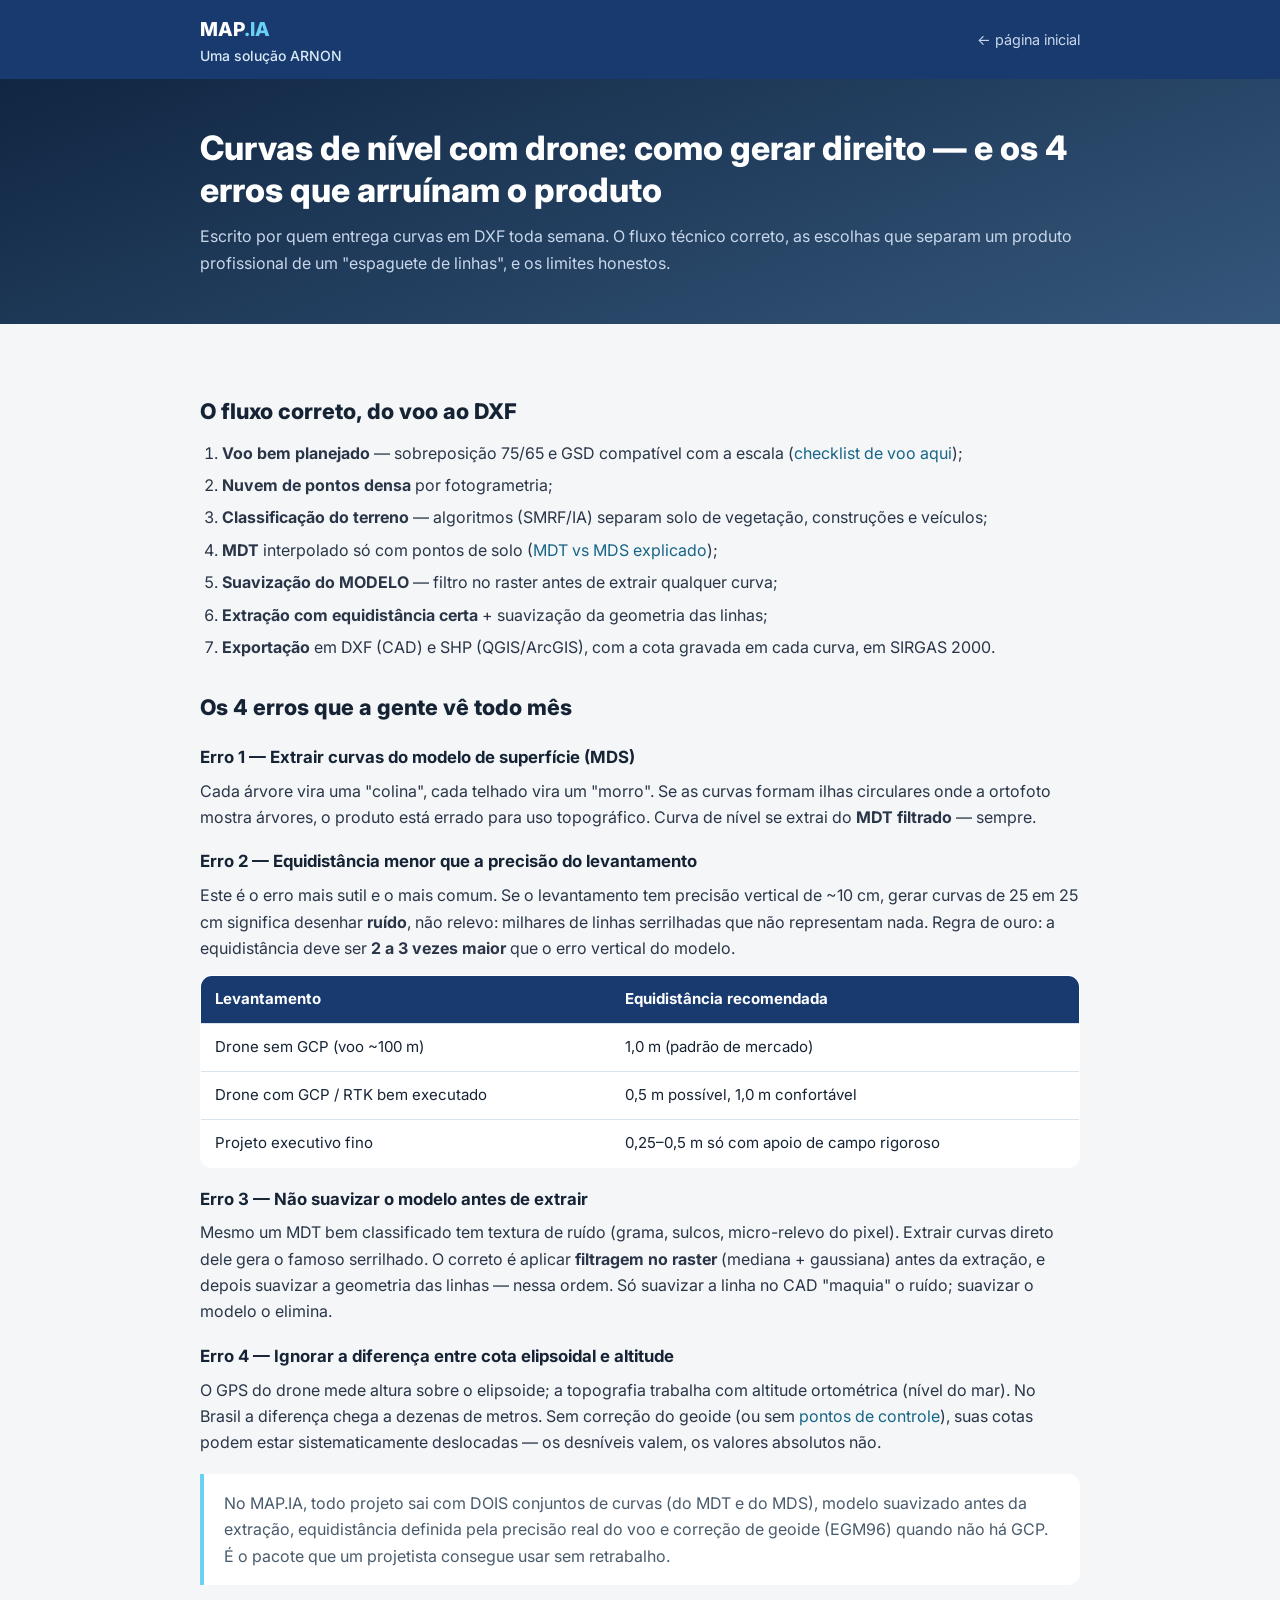
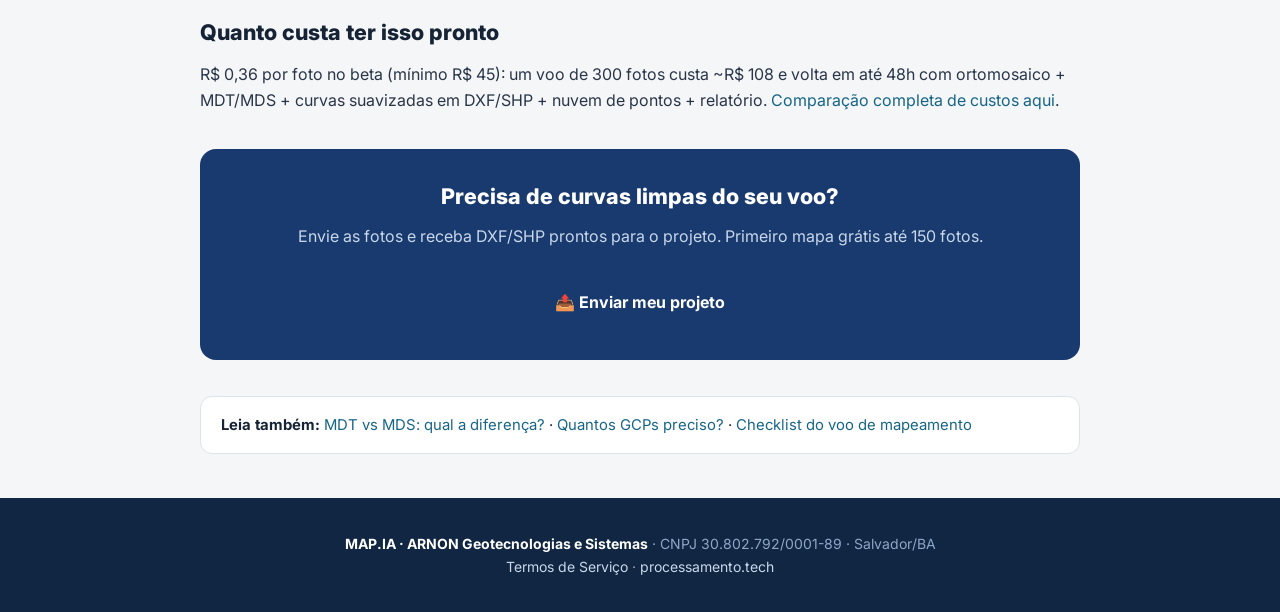
<file: curvas-de-nivel-drone.html>
<!DOCTYPE html>
<html lang="pt-BR">
<head>
<meta charset="UTF-8">
<meta name="viewport" content="width=device-width, initial-scale=1.0">
<title>Curvas de Nível com Drone: Como Gerar (e os 4 Erros que Arruínam) | MAP.IA</title>
<meta name="description" content="Guia de quem gera curvas de nível de drone todos os dias: o fluxo correto (MDT filtrado por IA → suavização → equidistância certa), os 4 erros que destroem o produto e como receber DXF/SHP prontos para CAD por R$ 0,36/foto.">
<meta name="keywords" content="curvas de nível drone, como gerar curvas de nível, curvas de nível dxf, equidistância curvas de nível, mdt drone curvas, topografia com drone">
<link rel="canonical" href="https://processamento.tech/curvas-de-nivel-drone.html">
<meta property="og:type" content="article">
<meta property="og:title" content="Curvas de nível com drone: como gerar (e os 4 erros que arruínam)">
<meta property="og:description" content="O fluxo correto: MDT filtrado por IA, modelo suavizado e equidistância compatível com a precisão.">
<meta property="og:url" content="https://processamento.tech/curvas-de-nivel-drone.html">
<meta property="og:image" content="https://processamento.tech/vitrine-ilhabela.jpg">
<meta property="og:locale" content="pt_BR">
<link rel="icon" href="data:image/svg+xml,%3Csvg xmlns='http://www.w3.org/2000/svg' viewBox='0 0 64 64'%3E%3Crect width='64' height='64' rx='14' fill='%230A1830'/%3E%3Cpath d='M14 44c6-2 10-10 18-10s12 8 18 10' stroke='%2335B6FF' stroke-width='3' fill='none' stroke-linecap='round'/%3E%3Cpath d='M14 34c6-2 10-10 18-10s12 8 18 10' stroke='%2335B6FF' stroke-width='2' opacity='.55' fill='none' stroke-linecap='round'/%3E%3Ccircle cx='32' cy='20' r='5' fill='%2335B6FF'/%3E%3C/svg%3E">
<style>
:root{--navy-950:#060F20;--navy-900:#0A1830;--navy-700:#16305C;--sky:#35B6FF;--sky-dark:#1E8FD0;--wa:#25D366;--ink:#16202E;--ink-soft:#4A5A70;--bg:#F5F8FC;--card:#FFFFFF;--line:#E1E9F2}
*{margin:0;padding:0;box-sizing:border-box}
body{font-family:"Segoe UI",system-ui,Roboto,Arial,sans-serif;color:var(--ink);background:var(--bg);line-height:1.7}
a{color:var(--sky-dark);text-decoration:none}
.wrap{max-width:760px;margin:0 auto;padding:0 20px}
header{background:var(--navy-900);padding:14px 0}
header .wrap{display:flex;justify-content:space-between;align-items:center;max-width:860px}
header a{color:#fff;font-weight:800;font-size:1.2rem}
header a span{color:var(--sky)}
header .volta{font-weight:400;font-size:.9rem;color:#C9D7EA}
.hero{background:linear-gradient(160deg,var(--navy-950),var(--navy-700));color:#fff;padding:48px 0}
.hero h1{font-size:clamp(1.4rem,3.4vw,2.1rem);font-weight:800;line-height:1.25}
.hero p{margin-top:12px;color:#C9D7EA}
article{padding:40px 0 20px}
article h2{font-size:1.35rem;font-weight:800;margin:30px 0 10px}
article h3{font-size:1.05rem;font-weight:700;margin:18px 0 6px}
article p{margin-bottom:14px;color:#2A3648}
article ul,article ol{margin:0 0 14px 22px;color:#2A3648}
article li{margin-bottom:6px}
.destaque{background:#fff;border-left:4px solid var(--sky);border-radius:0 12px 12px 0;padding:16px 20px;margin:18px 0;color:var(--ink-soft)}
.cta{background:var(--navy-900);color:#fff;border-radius:16px;padding:30px;text-align:center;margin:36px 0}
.cta .btn{display:inline-block;background:var(--wa);color:#fff;font-weight:700;padding:14px 28px;border-radius:10px;margin-top:12px}
footer{background:var(--navy-950);color:#8FA6C6;padding:34px 0;font-size:.85rem;text-align:center}
footer strong{color:#fff}
table{width:100%;border-collapse:collapse;margin:14px 0;background:#fff;border:1px solid var(--line);border-radius:12px;overflow:hidden}
th,td{padding:11px 14px;text-align:left;border-bottom:1px solid var(--line);font-size:.94rem}
th{background:var(--navy-900);color:#fff}
.veja{background:#fff;border:1px solid var(--line);border-radius:12px;padding:16px 20px;margin:24px 0;font-size:.93rem}
</style>
<link rel="stylesheet" href="mapia-arnon.css">
<!-- Google tag (gtag.js) - Google Ads AW-18330885204 -->
<script async src="https://www.googletagmanager.com/gtag/js?id=AW-18330885204"></script>
<script>
window.dataLayer = window.dataLayer || [];
function gtag(){dataLayer.push(arguments);}
gtag('js', new Date());
gtag('config', 'AW-18330885204');
document.addEventListener('click', function(e){
  var a = e.target && e.target.closest ? e.target.closest('a[href*="wa.me"], a[href*="whatsapp.com"]') : null;
  if (a && window.gtag) { gtag('event', 'conversion', {'send_to': 'AW-18330885204/pIf7CIqQgvwcENS47KRE'}); }
}, true);
</script>
</head>
<body class="mapia-document">
<header><div class="wrap"><a href="index.html">MAP<span>.IA</span><small class="brand-signature">Uma solução ARNON</small></a><a class="volta" href="index.html">← página inicial</a></div></header>

<div class="hero"><div class="wrap">
<h1>Curvas de nível com drone: como gerar direito — e os 4 erros que arruínam o produto</h1>
<p>Escrito por quem entrega curvas em DXF toda semana. O fluxo técnico correto, as escolhas que separam um produto profissional de um "espaguete de linhas", e os limites honestos.</p>
</div></div>

<article><div class="wrap">
<h2>O fluxo correto, do voo ao DXF</h2>
<ol>
<li><strong>Voo bem planejado</strong> — sobreposição 75/65 e GSD compatível com a escala (<a href="voo-fotogrametria.html">checklist de voo aqui</a>);</li>
<li><strong>Nuvem de pontos densa</strong> por fotogrametria;</li>
<li><strong>Classificação do terreno</strong> — algoritmos (SMRF/IA) separam solo de vegetação, construções e veículos;</li>
<li><strong>MDT</strong> interpolado só com pontos de solo (<a href="mdt-mds.html">MDT vs MDS explicado</a>);</li>
<li><strong>Suavização do MODELO</strong> — filtro no raster antes de extrair qualquer curva;</li>
<li><strong>Extração com equidistância certa</strong> + suavização da geometria das linhas;</li>
<li><strong>Exportação</strong> em DXF (CAD) e SHP (QGIS/ArcGIS), com a cota gravada em cada curva, em SIRGAS 2000.</li>
</ol>

<h2>Os 4 erros que a gente vê todo mês</h2>

<h3>Erro 1 — Extrair curvas do modelo de superfície (MDS)</h3>
<p>Cada árvore vira uma "colina", cada telhado vira um "morro". Se as curvas formam ilhas circulares onde a ortofoto mostra árvores, o produto está errado para uso topográfico. Curva de nível se extrai do <strong>MDT filtrado</strong> — sempre.</p>

<h3>Erro 2 — Equidistância menor que a precisão do levantamento</h3>
<p>Este é o erro mais sutil e o mais comum. Se o levantamento tem precisão vertical de ~10 cm, gerar curvas de 25 em 25 cm significa desenhar <strong>ruído</strong>, não relevo: milhares de linhas serrilhadas que não representam nada. Regra de ouro: a equidistância deve ser <strong>2 a 3 vezes maior</strong> que o erro vertical do modelo.</p>
<table>
<tr><th>Levantamento</th><th>Equidistância recomendada</th></tr>
<tr><td>Drone sem GCP (voo ~100 m)</td><td>1,0 m (padrão de mercado)</td></tr>
<tr><td>Drone com GCP / RTK bem executado</td><td>0,5 m possível, 1,0 m confortável</td></tr>
<tr><td>Projeto executivo fino</td><td>0,25–0,5 m só com apoio de campo rigoroso</td></tr>
</table>

<h3>Erro 3 — Não suavizar o modelo antes de extrair</h3>
<p>Mesmo um MDT bem classificado tem textura de ruído (grama, sulcos, micro-relevo do pixel). Extrair curvas direto dele gera o famoso serrilhado. O correto é aplicar <strong>filtragem no raster</strong> (mediana + gaussiana) antes da extração, e depois suavizar a geometria das linhas — nessa ordem. Só suavizar a linha no CAD "maquia" o ruído; suavizar o modelo o elimina.</p>

<h3>Erro 4 — Ignorar a diferença entre cota elipsoidal e altitude</h3>
<p>O GPS do drone mede altura sobre o elipsoide; a topografia trabalha com altitude ortométrica (nível do mar). No Brasil a diferença chega a dezenas de metros. Sem correção do geoide (ou sem <a href="quantos-gcp-drone.html">pontos de controle</a>), suas cotas podem estar sistematicamente deslocadas — os desníveis valem, os valores absolutos não.</p>

<div class="destaque">No MAP.IA, todo projeto sai com DOIS conjuntos de curvas (do MDT e do MDS), modelo suavizado antes da extração, equidistância definida pela precisão real do voo e correção de geoide (EGM96) quando não há GCP. É o pacote que um projetista consegue usar sem retrabalho.</div>

<h2>Quanto custa ter isso pronto</h2>
<p>R$ 0,36 por foto no beta (mínimo R$ 45): um voo de 300 fotos custa ~R$ 108 e volta em até 48h com ortomosaico + MDT/MDS + curvas suavizadas em DXF/SHP + nuvem de pontos + relatório. <a href="quanto-custa-processamento-drone.html">Comparação completa de custos aqui</a>.</p>

<div class="cta">
<h2 style="margin:0">Precisa de curvas limpas do seu voo?</h2>
<p style="color:#C9D7EA;margin-top:8px">Envie as fotos e receba DXF/SHP prontos para o projeto. Primeiro mapa grátis até 150 fotos.</p>
<a class="btn" href="enviar.html">📤 Enviar meu projeto</a>
</div>

<div class="veja"><strong>Leia também:</strong> <a href="mdt-mds.html">MDT vs MDS: qual a diferença?</a> · <a href="quantos-gcp-drone.html">Quantos GCPs preciso?</a> · <a href="voo-fotogrametria.html">Checklist do voo de mapeamento</a></div>
</div></article>

<script type="application/ld+json">
{
  "@context": "https://schema.org",
  "@type": "FAQPage",
  "mainEntity": [
    {"@type": "Question", "name": "Qual equidistância usar nas curvas de nível de drone?", "acceptedAnswer": {"@type": "Answer", "text": "A equidistância deve ser 2 a 3 vezes maior que o erro vertical do levantamento. Para voo de drone sem pontos de controle, 1,0 m é o padrão profissional; 0,5 m só com GCP/RTK bem executado. Equidistância menor que a precisão desenha ruído, não relevo."}},
    {"@type": "Question", "name": "Por que minhas curvas de nível ficam serrilhadas?", "acceptedAnswer": {"@type": "Answer", "text": "Porque foram extraídas de um modelo não suavizado. O fluxo correto filtra o raster do MDT (mediana + gaussiana) ANTES de extrair as curvas e depois suaviza a geometria das linhas. Suavizar só no CAD maquia o problema."}},
    {"@type": "Question", "name": "Posso gerar curvas de nível de drone sem pontos de controle?", "acceptedAnswer": {"@type": "Answer", "text": "Pode, com ressalvas: os desníveis (formas do relevo) ficam bons, mas as cotas absolutas dependem do GPS do drone e da correção de geoide. Para amarração precisa ao nível do mar ou a uma referência legal, use pontos de controle."}}
  ]
}
</script>
<footer><div class="wrap"><strong>MAP.IA · ARNON Geotecnologias e Sistemas</strong> · CNPJ 30.802.792/0001-89 · Salvador/BA<br><a href="termos.html" style="color:#C9D7EA">Termos de Serviço</a> · <a href="index.html" style="color:#C9D7EA">processamento.tech</a></div></footer>
</body>
</html>
</file>
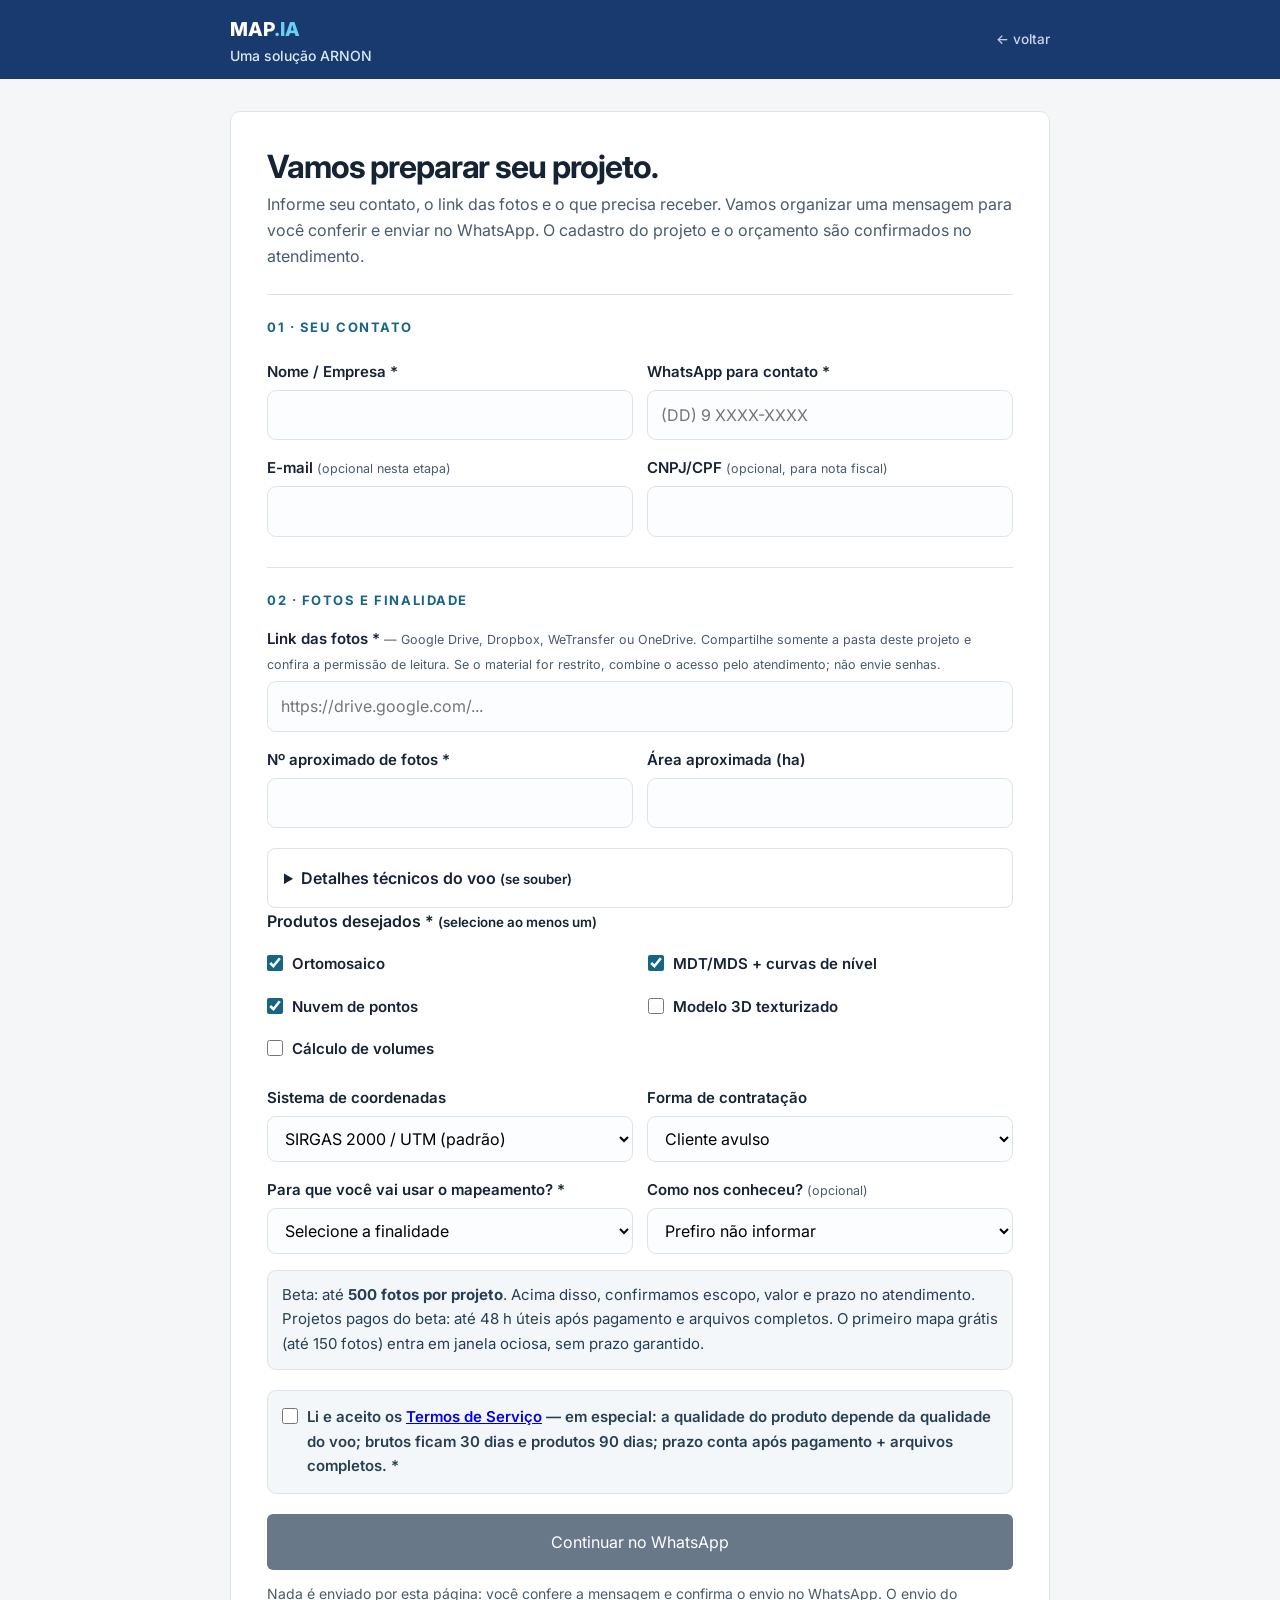
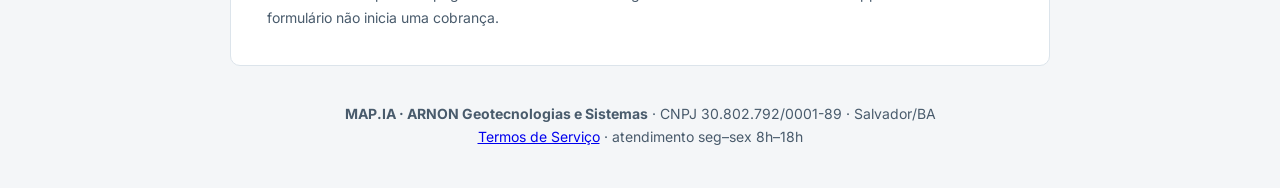
<file: enviar.html>
<!DOCTYPE html>
<html lang="pt-BR">
<head>
<meta charset="UTF-8">
<meta name="viewport" content="width=device-width, initial-scale=1.0">
<title>Enviar projeto — MAP.IA</title>
<link rel="icon" href="data:image/svg+xml,%3Csvg xmlns='http://www.w3.org/2000/svg' viewBox='0 0 64 64'%3E%3Crect width='64' height='64' rx='14' fill='%230A1830'/%3E%3Cpath d='M14 44c6-2 10-10 18-10s12 8 18 10' stroke='%2335B6FF' stroke-width='3' fill='none' stroke-linecap='round'/%3E%3Cpath d='M14 34c6-2 10-10 18-10s12 8 18 10' stroke='%2335B6FF' stroke-width='2' opacity='.55' fill='none' stroke-linecap='round'/%3E%3Ccircle cx='32' cy='20' r='5' fill='%2335B6FF'/%3E%3C/svg%3E">
<style>
:root{--navy-900:#0A1830;--navy-800:#0E2240;--sky:#35B6FF;--sky-dark:#1E8FD0;--wa:#25D366;--wa-dark:#1DA851;--ink:#16202E;--ink-soft:#4A5A70;--bg:#F5F8FC;--line:#E1E9F2}
*{margin:0;padding:0;box-sizing:border-box}
body{font-family:"Segoe UI",system-ui,-apple-system,Roboto,Arial,sans-serif;color:var(--ink);background:var(--bg);line-height:1.55}
.wrap{max-width:760px;margin:0 auto;padding:0 20px}
header{background:var(--navy-900);padding:14px 0}
header .wrap{display:flex;align-items:center;justify-content:space-between}
header a{color:#fff;font-weight:800;font-size:1.2rem;text-decoration:none}
header a span{color:var(--sky)}
header .volta{font-size:.85rem;font-weight:500;color:#C9D7EA}
main{background:#fff;border:1px solid var(--line);border-radius:14px;margin:32px auto 16px;padding:34px}
h1{font-size:1.45rem;margin-bottom:4px}
.sub{color:var(--ink-soft);font-size:.92rem;margin-bottom:24px}
label{display:block;font-weight:600;font-size:.88rem;margin:16px 0 5px}
label small{font-weight:400;color:var(--ink-soft)}
input[type=text],input[type=email],input[type=number],input[type=url],select,textarea{width:100%;padding:11px 13px;border:1.5px solid var(--line);border-radius:9px;font-size:.95rem;font-family:inherit;background:#FBFDFF}
input:focus,select:focus,textarea:focus{outline:none;border-color:var(--sky)}
.row{display:grid;grid-template-columns:1fr 1fr;gap:14px}
@media(max-width:560px){.row{grid-template-columns:1fr}}
.chk{display:flex;gap:9px;align-items:flex-start;margin:8px 0;font-size:.92rem}
.chk input{margin-top:3px;accent-color:var(--sky-dark);width:16px;height:16px;flex:none}
.prods{display:grid;grid-template-columns:1fr 1fr;gap:2px 16px;margin-top:4px}
@media(max-width:560px){.prods{grid-template-columns:1fr}}
.aviso{background:#FFF7E6;border:1px solid #F5D98B;border-radius:9px;padding:12px 14px;font-size:.85rem;color:#6B5200;margin-top:16px}
.termos-box{background:#F2F8FE;border:1px solid #C9E4F8;border-radius:9px;padding:14px;margin-top:20px}
button{width:100%;margin-top:20px;background:var(--wa);color:#fff;font-weight:700;font-size:1.05rem;padding:15px;border:none;border-radius:10px;cursor:pointer}
button:hover{background:var(--wa-dark)}
button:disabled{background:#B9C6D4;cursor:not-allowed}
footer{text-align:center;color:var(--ink-soft);font-size:.82rem;padding:20px 0 40px}
</style>
<link rel="stylesheet" href="mapia-arnon.css">
<!-- Google tag (gtag.js) - Google Ads AW-18330885204 -->
<script async src="https://www.googletagmanager.com/gtag/js?id=AW-18330885204"></script>
<script>
window.dataLayer = window.dataLayer || [];
function gtag(){dataLayer.push(arguments);}
gtag('js', new Date());
gtag('config', 'AW-18330885204');
document.addEventListener('click', function(e){
  var a = e.target && e.target.closest ? e.target.closest('a[href*="wa.me"], a[href*="whatsapp.com"]') : null;
  if (a && window.gtag) { gtag('event', 'conversion', {'send_to': 'AW-18330885204/pIf7CIqQgvwcENS47KRE'}); }
}, true);
</script>
</head>
<body class="mapia-form">
<header><div class="wrap"><a href="index.html">MAP<span>.IA</span><small class="brand-signature">Uma solução ARNON</small></a><a class="volta" href="index.html">← voltar</a></div></header>
<div class="wrap"><main>
<h1>Vamos preparar seu projeto.</h1>
<p class="sub">Informe seu contato, o link das fotos e o que precisa receber. Vamos organizar uma mensagem para você conferir e enviar no WhatsApp. O cadastro do projeto e o orçamento são confirmados no atendimento.</p>

<form id="f">
  <h2 class="section-label">01 · Seu contato</h2>
  <div class="row">
    <div><label for="nome">Nome / Empresa *</label><input type="text" id="nome" autocomplete="name" maxlength="160" required></div>
    <div><label for="zap">WhatsApp para contato *</label><input type="text" id="zap" inputmode="tel" autocomplete="tel" maxlength="25" placeholder="(DD) 9 XXXX-XXXX" required></div>
  </div>
  <div class="row">
    <div><label for="email">E-mail <small>(opcional nesta etapa)</small></label><input type="email" id="email" autocomplete="email" maxlength="254"></div>
    <div><label for="doc">CNPJ/CPF <small>(opcional, para nota fiscal)</small></label><input type="text" id="doc" inputmode="numeric" maxlength="20"></div>
  </div>

  <h2 class="section-label">02 · Fotos e finalidade</h2>
  <label for="link">Link das fotos * <small>— Google Drive, Dropbox, WeTransfer ou OneDrive. Compartilhe somente a pasta deste projeto e confira a permissão de leitura. Se o material for restrito, combine o acesso pelo atendimento; não envie senhas.</small></label>
  <input type="url" id="link" placeholder="https://drive.google.com/..." required>

  <div class="row">
    <div><label for="fotos">Nº aproximado de fotos *</label><input type="number" id="fotos" min="1" step="1" required></div>
    <div><label for="area">Área aproximada (ha)</label><input type="number" id="area" min="0" step="0.1"></div>
  </div>
  <details class="optional"><summary>Detalhes técnicos do voo <small>(se souber)</small></summary>
  <div class="row">
    <div><label for="drone">Drone</label><input type="text" id="drone" maxlength="100" placeholder="ex.: DJI Mini 4 Pro"></div>
    <div><label for="altura">Altura de voo (m)</label><input type="number" id="altura" min="0" step="0.1"></div>
  </div>
  <div class="row">
    <div><label for="overlap">Overlap frontal/lateral <small>(recomendado 75/65 ou superior)</small></label><input type="text" id="overlap" maxlength="40" placeholder="ex.: 80/70"></div>
    <div><label for="gcp">Tem pontos de controle (GCP)?</label><select id="gcp"><option value="">Selecione, se souber</option><option>Não</option><option>Sim (envio o arquivo no WhatsApp)</option></select>
    <small style="display:block;margin-top:4px">Tem GCP? Marque os alvos com a nossa <a href="pontaria.html" target="_blank" rel="noopener"><b>Pontaria grátis</b></a> e envie o gcp_list.txt junto.</small></div>
  </div>
  </details>

  <fieldset><legend>Produtos desejados * <small>(selecione ao menos um)</small></legend>
  <div class="prods">
    <label class="chk"><input type="checkbox" class="prod" value="Ortomosaico" checked>Ortomosaico</label>
    <label class="chk"><input type="checkbox" class="prod" value="MDT/MDS + curvas" checked>MDT/MDS + curvas de nível</label>
    <label class="chk"><input type="checkbox" class="prod" value="Nuvem de pontos" checked>Nuvem de pontos</label>
    <label class="chk"><input type="checkbox" class="prod" value="Modelo 3D">Modelo 3D texturizado</label>
    <label class="chk"><input type="checkbox" class="prod" value="Calculo de volumes">Cálculo de volumes</label>
  </div>
  </fieldset>

  <div class="row">
    <div><label for="crs">Sistema de coordenadas</label><select id="crs"><option>SIRGAS 2000 / UTM (padrão)</option><option>Outro (explico no WhatsApp)</option></select></div>
    <div><label for="plano">Forma de contratação</label><select id="plano"><option>Cliente avulso</option><option>Assinante START</option><option>Assinante PRO</option><option>Quero assinar um plano</option></select></div>
  </div>
  <div class="row">
    <div><label for="finalidade">Para que você vai usar o mapeamento? *</label><select id="finalidade" required><option value="">Selecione a finalidade</option><option>Topografia / terraplenagem / projeto</option><option>Mineração / volume de pilhas</option><option>Acompanhamento de obra</option><option>Agro / lavoura</option><option>Documentação / limites de área</option><option>Ambiental / licenciamento</option><option>Outro (explico no WhatsApp)</option></select></div>
    <div><label for="origem">Como nos conheceu? <small>(opcional)</small></label><select id="origem"><option value="">Prefiro não informar</option><option>Google</option><option>Instagram</option><option>YouTube</option><option>Indicação de amigo/colega</option><option>Grupo de pilotos</option><option>Outro</option></select></div>
  </div>

  <div class="aviso">Beta: até <strong>500 fotos por projeto</strong>. Acima disso, confirmamos escopo, valor e prazo no atendimento. Projetos pagos do beta: até 48 h úteis após pagamento e arquivos completos. O primeiro mapa grátis (até 150 fotos) entra em janela ociosa, sem prazo garantido.</div>

  <div class="termos-box">
    <label class="chk" style="margin:0"><input type="checkbox" id="aceite" required>
      <span>Li e aceito os <a href="termos.html" target="_blank" rel="noopener">Termos de Serviço</a> — em especial: a qualidade do produto depende da qualidade do voo; brutos ficam 30 dias e produtos 90 dias; prazo conta após pagamento + arquivos completos. *</span></label>
  </div>

  <button type="submit" id="btn" disabled>Continuar no WhatsApp</button>
  <p class="notice">Nada é enviado por esta página: você confere a mensagem e confirma o envio no WhatsApp. O envio do formulário não inicia uma cobrança.</p>
  <div class="handoff" id="handoff" role="status" hidden>Mensagem preparada, ainda não enviada. Se o WhatsApp não abriu, <a id="abrir-whatsapp" target="_blank" rel="noopener noreferrer">abra a conversa aqui</a> e confirme o envio.</div>
</form>
</main></div>
<footer><strong>MAP.IA · ARNON Geotecnologias e Sistemas</strong> · CNPJ 30.802.792/0001-89 · Salvador/BA<br><a href="termos.html">Termos de Serviço</a> · atendimento seg–sex 8h–18h</footer>

<script>
var WHATSAPP = "5575992224009";
var aceite = document.getElementById("aceite"), btn = document.getElementById("btn");
aceite.addEventListener("change", function(){ btn.disabled = !aceite.checked; });

/* pre-seleciona o plano vindo de index.html?plano=START|PRO|AVULSO */
var q = new URLSearchParams(location.search).get("plano");
if (["START", "PRO", "AVULSO"].indexOf(q) === -1) q = null;
if (q === "START") document.getElementById("plano").value = "Quero assinar um plano";
if (q === "PRO") document.getElementById("plano").value = "Quero assinar um plano";

function v(id){ return document.getElementById(id).value.trim() || "Não informado"; }
var form = document.getElementById("f");
form.addEventListener("invalid", function(e){ var details = e.target.closest("details"); if (details) details.open = true; }, true);
var products = Array.from(document.querySelectorAll(".prod"));
function validateProducts(){
  products[0].setCustomValidity(products.some(function(c){ return c.checked; }) ? "" : "Selecione ao menos um produto.");
}
products.forEach(function(c){ c.addEventListener("change", validateProducts); });
document.getElementById("link").addEventListener("input", function(){ this.setCustomValidity(""); });
document.getElementById("f").addEventListener("submit", function(e){
  e.preventDefault();
  validateProducts();
  var linkField = document.getElementById("link");
  try {
    var photoUrl = new URL(linkField.value);
    linkField.setCustomValidity((photoUrl.protocol === "https:" || photoUrl.protocol === "http:") && !photoUrl.username && !photoUrl.password ? "" : "Use um link HTTP ou HTTPS sem senha no endereço.");
  } catch (err) { linkField.setCustomValidity("Informe um link completo para as fotos."); }
  if (!aceite.checked || !form.reportValidity()) return;
  var prods = products.filter(function(c){ return c.checked; }).map(function(c){ return c.value; }).join(", ");
  var plano = v("plano") + (q && v("plano") === "Quero assinar um plano" ? " (interesse em " + q + ")" : "");
  var msg = "*NOVO PROJETO — via processamento.tech*\n" +
    "👤 Nome/Empresa: " + v("nome") + "\n" +
    "📱 WhatsApp: " + v("zap") + "\n" +
    "📧 E-mail: " + v("email") + "\n" +
    "🧾 CNPJ/CPF: " + v("doc") + "\n" +
    "🔗 Fotos: " + v("link") + "\n" +
    "📷 Nº fotos: " + v("fotos") + " | Área: " + v("area") + " ha\n" +
    "🚁 Drone: " + v("drone") + " | Altura: " + v("altura") + " m | Overlap: " + v("overlap") + "\n" +
    "📍 GCP: " + v("gcp") + " | CRS: " + v("crs") + "\n" +
    "📦 Produtos: " + prods + "\n" +
    "🎯 Finalidade: " + v("finalidade") + "\n" +
    "💳 Tipo: " + plano + "\n" +
    "📣 Origem: " + v("origem") + "\n" +
    "✅ Aceitou os Termos de Serviço (v1.0) em " + new Date().toLocaleString("pt-BR");
  var destination = "https://wa.me/" + WHATSAPP + "?text=" + encodeURIComponent(msg);
  document.getElementById("abrir-whatsapp").href = destination;
  document.getElementById("handoff").hidden = false;
  window.open(destination, "_blank", "noopener,noreferrer");
});
</script>
</body>
</html>
</file>
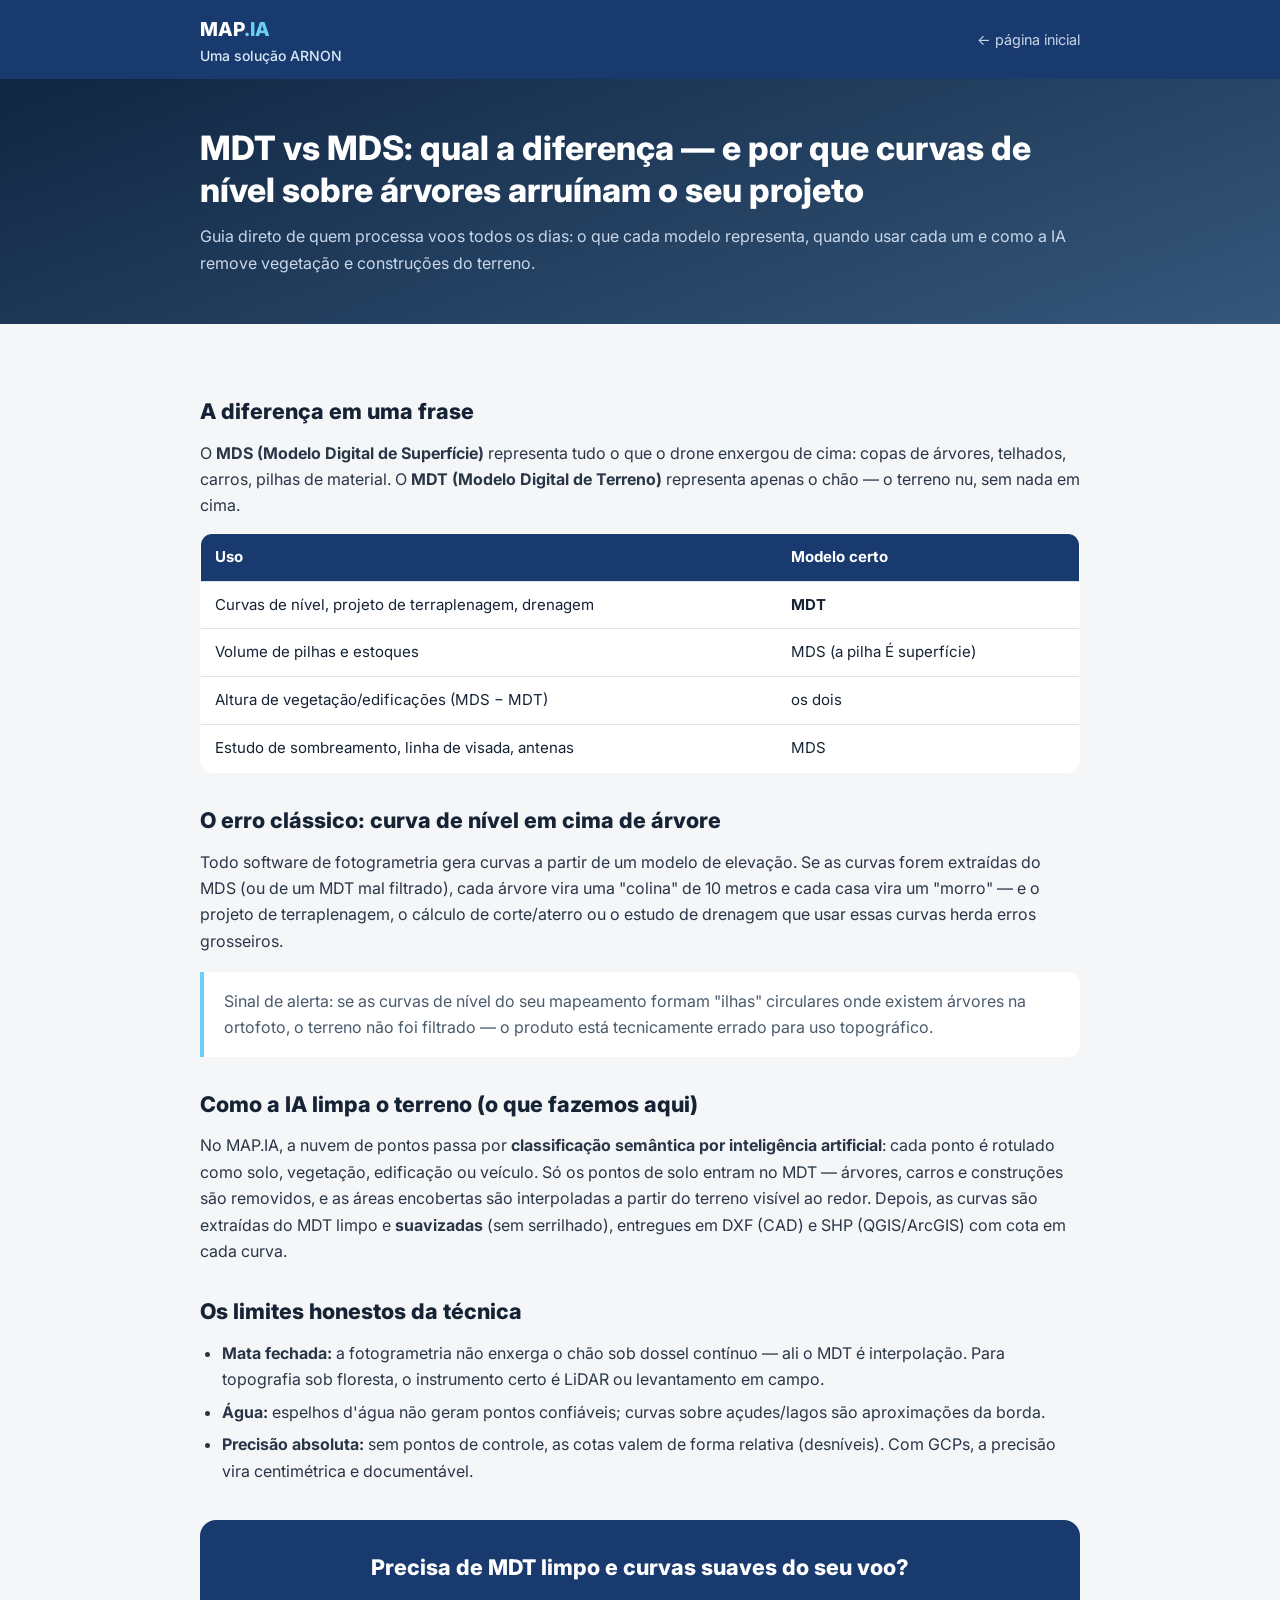
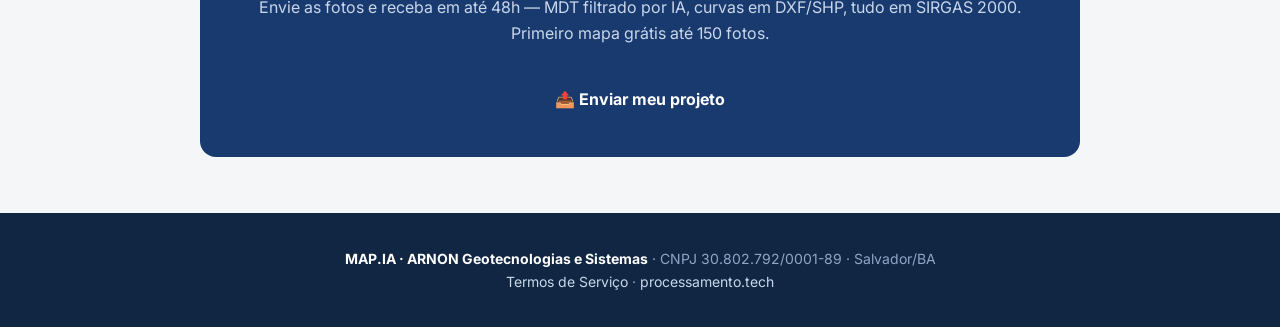
<file: mdt-mds.html>
<!DOCTYPE html>
<html lang="pt-BR">
<head>
<meta charset="UTF-8">
<meta name="viewport" content="width=device-width, initial-scale=1.0">
<title>MDT vs MDS: qual a diferença e qual usar? Curvas de Nível sem Árvores | MAP.IA</title>
<meta name="description" content="Entenda a diferença entre MDT (Modelo Digital de Terreno) e MDS (Modelo Digital de Superfície) no mapeamento com drone, por que curvas de nível sobre árvores arruínam projetos, e como a classificação por IA remove vegetação e construções do terreno.">
<link rel="canonical" href="https://processamento.tech/mdt-mds.html">
<meta property="og:type" content="article">
<meta property="og:title" content="MDT vs MDS: qual a diferença e qual usar?">
<meta property="og:description" content="Por que curvas de nível sobre árvores arruínam projetos — e como a IA limpa o terreno do seu voo de drone.">
<meta property="og:url" content="https://processamento.tech/mdt-mds.html">
<meta property="og:image" content="https://processamento.tech/vitrine-ilhabela.jpg">
<meta property="og:locale" content="pt_BR">
<link rel="icon" href="data:image/svg+xml,%3Csvg xmlns='http://www.w3.org/2000/svg' viewBox='0 0 64 64'%3E%3Crect width='64' height='64' rx='14' fill='%230A1830'/%3E%3Cpath d='M14 44c6-2 10-10 18-10s12 8 18 10' stroke='%2335B6FF' stroke-width='3' fill='none' stroke-linecap='round'/%3E%3Cpath d='M14 34c6-2 10-10 18-10s12 8 18 10' stroke='%2335B6FF' stroke-width='2' opacity='.55' fill='none' stroke-linecap='round'/%3E%3Ccircle cx='32' cy='20' r='5' fill='%2335B6FF'/%3E%3C/svg%3E">
<style>
:root{--navy-950:#060F20;--navy-900:#0A1830;--navy-700:#16305C;--sky:#35B6FF;--sky-dark:#1E8FD0;--wa:#25D366;--ink:#16202E;--ink-soft:#4A5A70;--bg:#F5F8FC;--card:#FFFFFF;--line:#E1E9F2}
*{margin:0;padding:0;box-sizing:border-box}
body{font-family:"Segoe UI",system-ui,Roboto,Arial,sans-serif;color:var(--ink);background:var(--bg);line-height:1.7}
a{color:var(--sky-dark);text-decoration:none}
.wrap{max-width:760px;margin:0 auto;padding:0 20px}
header{background:var(--navy-900);padding:14px 0}
header .wrap{display:flex;justify-content:space-between;align-items:center;max-width:860px}
header a{color:#fff;font-weight:800;font-size:1.2rem}
header a span{color:var(--sky)}
header .volta{font-weight:400;font-size:.9rem;color:#C9D7EA}
.hero{background:linear-gradient(160deg,var(--navy-950),var(--navy-700));color:#fff;padding:48px 0}
.hero h1{font-size:clamp(1.4rem,3.4vw,2.1rem);font-weight:800;line-height:1.25}
.hero p{margin-top:12px;color:#C9D7EA}
article{padding:40px 0 20px}
article h2{font-size:1.35rem;font-weight:800;margin:30px 0 10px}
article p{margin-bottom:14px;color:#2A3648}
article ul{margin:0 0 14px 22px;color:#2A3648}
article li{margin-bottom:6px}
.destaque{background:#fff;border-left:4px solid var(--sky);border-radius:0 12px 12px 0;padding:16px 20px;margin:18px 0;color:var(--ink-soft)}
.cta{background:var(--navy-900);color:#fff;border-radius:16px;padding:30px;text-align:center;margin:36px 0}
.cta .btn{display:inline-block;background:var(--wa);color:#fff;font-weight:700;padding:14px 28px;border-radius:10px;margin-top:12px}
footer{background:var(--navy-950);color:#8FA6C6;padding:34px 0;font-size:.85rem;text-align:center}
footer strong{color:#fff}
table{width:100%;border-collapse:collapse;margin:14px 0;background:#fff;border:1px solid var(--line);border-radius:12px;overflow:hidden}
th,td{padding:11px 14px;text-align:left;border-bottom:1px solid var(--line);font-size:.94rem}
th{background:var(--navy-900);color:#fff}
</style>
<link rel="stylesheet" href="mapia-arnon.css">
<!-- Google tag (gtag.js) - Google Ads AW-18330885204 -->
<script async src="https://www.googletagmanager.com/gtag/js?id=AW-18330885204"></script>
<script>
window.dataLayer = window.dataLayer || [];
function gtag(){dataLayer.push(arguments);}
gtag('js', new Date());
gtag('config', 'AW-18330885204');
document.addEventListener('click', function(e){
  var a = e.target && e.target.closest ? e.target.closest('a[href*="wa.me"], a[href*="whatsapp.com"]') : null;
  if (a && window.gtag) { gtag('event', 'conversion', {'send_to': 'AW-18330885204/pIf7CIqQgvwcENS47KRE'}); }
}, true);
</script>
</head>
<body class="mapia-document">
<header><div class="wrap"><a href="index.html">MAP<span>.IA</span><small class="brand-signature">Uma solução ARNON</small></a><a class="volta" href="index.html">← página inicial</a></div></header>

<div class="hero"><div class="wrap">
<h1>MDT vs MDS: qual a diferença — e por que curvas de nível sobre árvores arruínam o seu projeto</h1>
<p>Guia direto de quem processa voos todos os dias: o que cada modelo representa, quando usar cada um e como a IA remove vegetação e construções do terreno.</p>
</div></div>

<article><div class="wrap">
<h2>A diferença em uma frase</h2>
<p>O <strong>MDS (Modelo Digital de Superfície)</strong> representa tudo o que o drone enxergou de cima: copas de árvores, telhados, carros, pilhas de material. O <strong>MDT (Modelo Digital de Terreno)</strong> representa apenas o chão — o terreno nu, sem nada em cima.</p>

<table>
<tr><th>Uso</th><th>Modelo certo</th></tr>
<tr><td>Curvas de nível, projeto de terraplenagem, drenagem</td><td><strong>MDT</strong></td></tr>
<tr><td>Volume de pilhas e estoques</td><td>MDS (a pilha É superfície)</td></tr>
<tr><td>Altura de vegetação/edificações (MDS − MDT)</td><td>os dois</td></tr>
<tr><td>Estudo de sombreamento, linha de visada, antenas</td><td>MDS</td></tr>
</table>

<h2>O erro clássico: curva de nível em cima de árvore</h2>
<p>Todo software de fotogrametria gera curvas a partir de um modelo de elevação. Se as curvas forem extraídas do MDS (ou de um MDT mal filtrado), cada árvore vira uma "colina" de 10 metros e cada casa vira um "morro" — e o projeto de terraplenagem, o cálculo de corte/aterro ou o estudo de drenagem que usar essas curvas herda erros grosseiros.</p>
<div class="destaque">Sinal de alerta: se as curvas de nível do seu mapeamento formam "ilhas" circulares onde existem árvores na ortofoto, o terreno não foi filtrado — o produto está tecnicamente errado para uso topográfico.</div>

<h2>Como a IA limpa o terreno (o que fazemos aqui)</h2>
<p>No MAP.IA, a nuvem de pontos passa por <strong>classificação semântica por inteligência artificial</strong>: cada ponto é rotulado como solo, vegetação, edificação ou veículo. Só os pontos de solo entram no MDT — árvores, carros e construções são removidos, e as áreas encobertas são interpoladas a partir do terreno visível ao redor. Depois, as curvas são extraídas do MDT limpo e <strong>suavizadas</strong> (sem serrilhado), entregues em DXF (CAD) e SHP (QGIS/ArcGIS) com cota em cada curva.</p>

<h2>Os limites honestos da técnica</h2>
<ul>
<li><strong>Mata fechada:</strong> a fotogrametria não enxerga o chão sob dossel contínuo — ali o MDT é interpolação. Para topografia sob floresta, o instrumento certo é LiDAR ou levantamento em campo.</li>
<li><strong>Água:</strong> espelhos d'água não geram pontos confiáveis; curvas sobre açudes/lagos são aproximações da borda.</li>
<li><strong>Precisão absoluta:</strong> sem pontos de controle, as cotas valem de forma relativa (desníveis). Com GCPs, a precisão vira centimétrica e documentável.</li>
</ul>

<div class="cta">
<h2 style="margin:0">Precisa de MDT limpo e curvas suaves do seu voo?</h2>
<p style="color:#C9D7EA;margin-top:8px">Envie as fotos e receba em até 48h — MDT filtrado por IA, curvas em DXF/SHP, tudo em SIRGAS 2000. Primeiro mapa grátis até 150 fotos.</p>
<a class="btn" href="enviar.html">📤 Enviar meu projeto</a>
</div>
</div></article>

<script type="application/ld+json">
{
  "@context": "https://schema.org",
  "@type": "FAQPage",
  "mainEntity": [
    {"@type": "Question", "name": "Qual a diferença entre MDT e MDS?", "acceptedAnswer": {"@type": "Answer", "text": "O MDS (Modelo Digital de Superfície) inclui tudo que o drone enxergou: árvores, telhados, carros. O MDT (Modelo Digital de Terreno) representa só o chão. Curvas de nível e projetos de terraplenagem devem usar o MDT; volume de pilhas usa o MDS."}},
    {"@type": "Question", "name": "Por que minhas curvas de nível têm ilhas circulares nas árvores?", "acceptedAnswer": {"@type": "Answer", "text": "Porque foram extraídas de um modelo não filtrado: cada árvore virou uma colina. O correto é classificar a nuvem de pontos (por IA), remover vegetação e construções e extrair as curvas do MDT limpo."}},
    {"@type": "Question", "name": "Drone enxerga o terreno embaixo de mata fechada?", "acceptedAnswer": {"@type": "Answer", "text": "Não — fotogrametria não atravessa dossel contínuo; nessas áreas o MDT é interpolado. Para topografia sob floresta, use LiDAR ou levantamento em campo."}}
  ]
}
</script>
<footer><div class="wrap"><strong>MAP.IA · ARNON Geotecnologias e Sistemas</strong> · CNPJ 30.802.792/0001-89 · Salvador/BA<br><a href="termos.html" style="color:#C9D7EA">Termos de Serviço</a> · <a href="index.html" style="color:#C9D7EA">processamento.tech</a></div></footer>
</body>
</html>
</file>
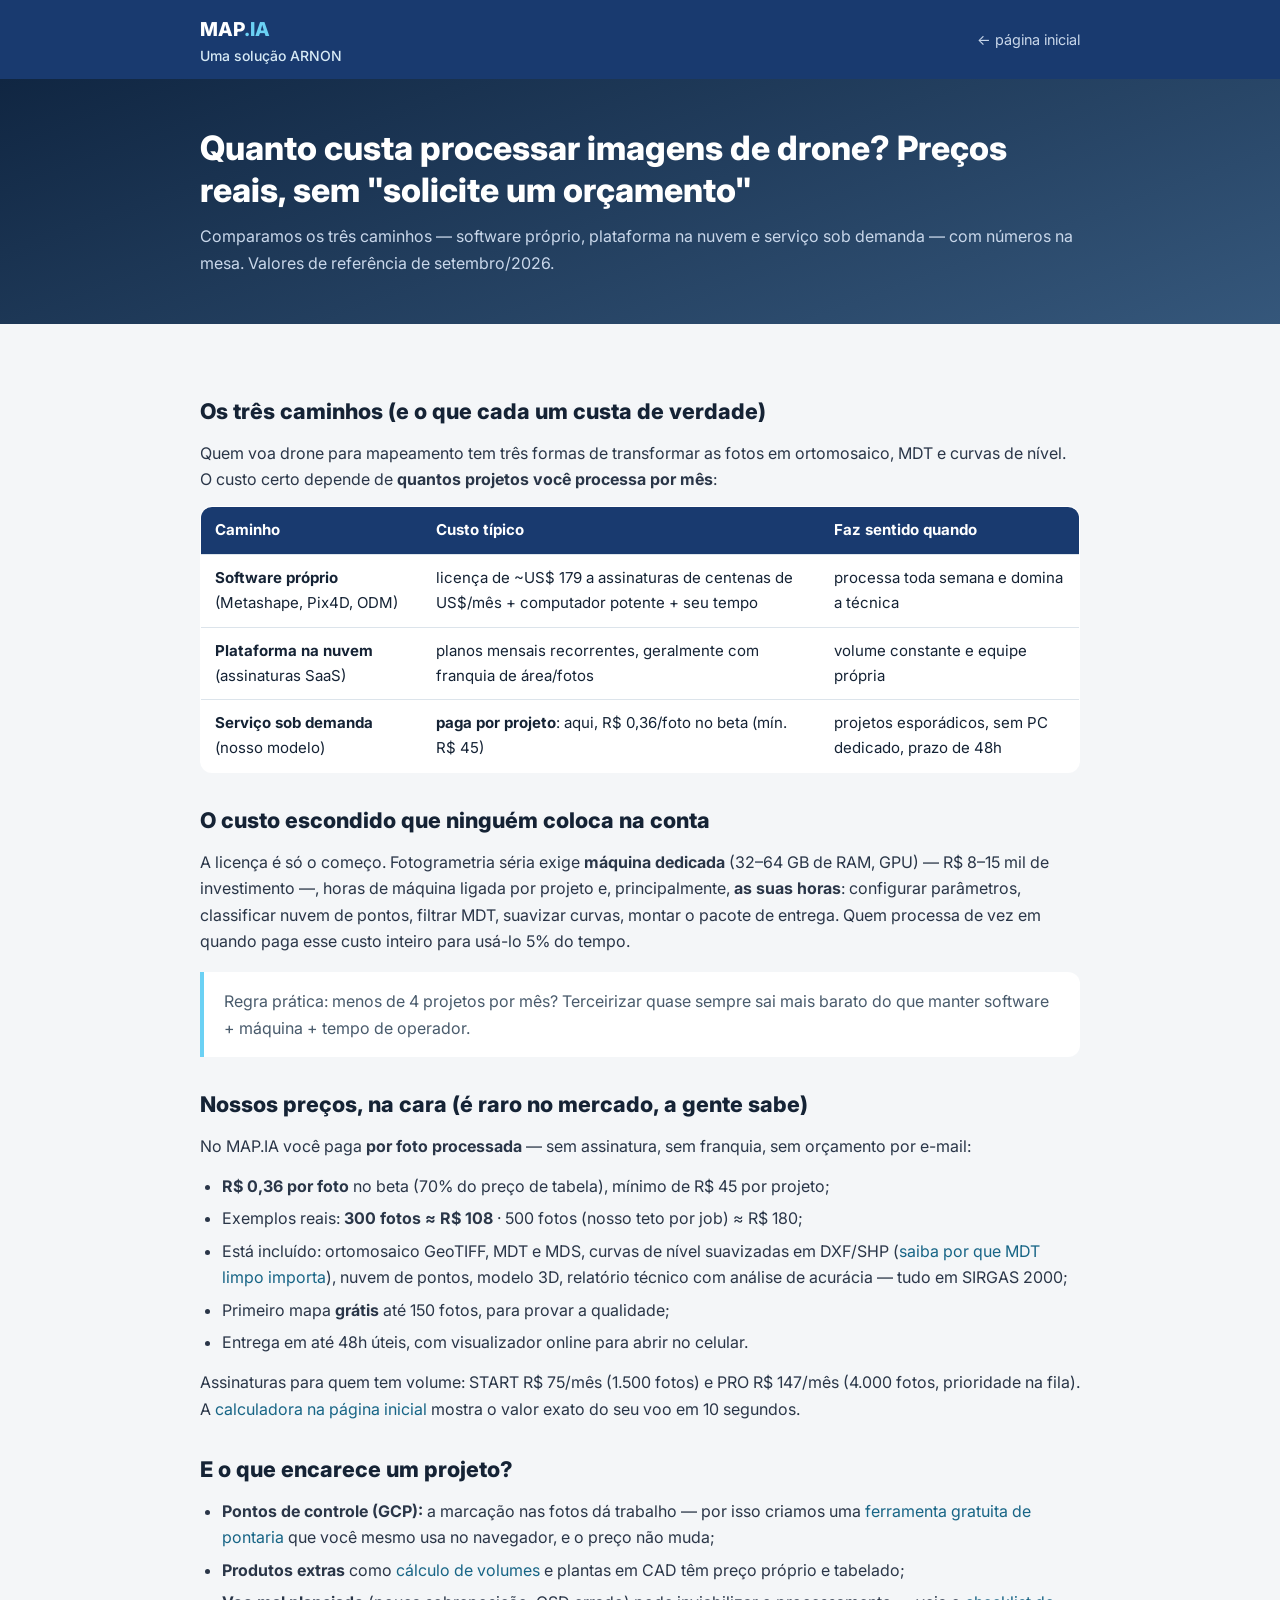
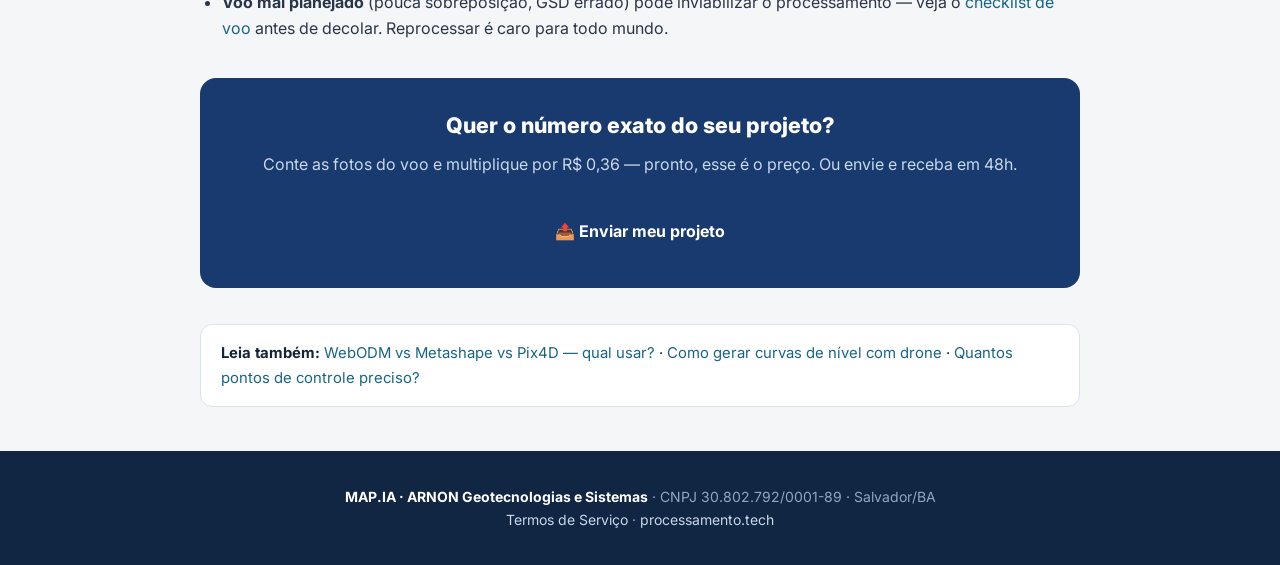
<file: quanto-custa-processamento-drone.html>
<!DOCTYPE html>
<html lang="pt-BR">
<head>
<meta charset="UTF-8">
<meta name="viewport" content="width=device-width, initial-scale=1.0">
<title>Quanto Custa Processar Imagens de Drone em 2026? Preços Reais | MAP.IA</title>
<meta name="description" content="Comparação honesta de custos: software próprio (Metashape, Pix4D), plataformas na nuvem e serviço sob demanda. Com preços na cara: a partir de R$ 0,36 por foto (mínimo R$ 45) — exemplo real: 300 fotos por ~R$ 108, entregue em 48h.">
<meta name="keywords" content="quanto custa processar imagens de drone, preço processamento drone, custo ortomosaico, preço fotogrametria, processamento de imagens de drone valor">
<link rel="canonical" href="https://processamento.tech/quanto-custa-processamento-drone.html">
<meta property="og:type" content="article">
<meta property="og:title" content="Quanto custa processar imagens de drone? Preços reais, sem rodeio">
<meta property="og:description" content="Software próprio vs nuvem vs serviço sob demanda — com números. A partir de R$ 0,36/foto.">
<meta property="og:url" content="https://processamento.tech/quanto-custa-processamento-drone.html">
<meta property="og:image" content="https://processamento.tech/vitrine-ilhabela.jpg">
<meta property="og:locale" content="pt_BR">
<link rel="icon" href="data:image/svg+xml,%3Csvg xmlns='http://www.w3.org/2000/svg' viewBox='0 0 64 64'%3E%3Crect width='64' height='64' rx='14' fill='%230A1830'/%3E%3Cpath d='M14 44c6-2 10-10 18-10s12 8 18 10' stroke='%2335B6FF' stroke-width='3' fill='none' stroke-linecap='round'/%3E%3Cpath d='M14 34c6-2 10-10 18-10s12 8 18 10' stroke='%2335B6FF' stroke-width='2' opacity='.55' fill='none' stroke-linecap='round'/%3E%3Ccircle cx='32' cy='20' r='5' fill='%2335B6FF'/%3E%3C/svg%3E">
<style>
:root{--navy-950:#060F20;--navy-900:#0A1830;--navy-700:#16305C;--sky:#35B6FF;--sky-dark:#1E8FD0;--wa:#25D366;--ink:#16202E;--ink-soft:#4A5A70;--bg:#F5F8FC;--card:#FFFFFF;--line:#E1E9F2}
*{margin:0;padding:0;box-sizing:border-box}
body{font-family:"Segoe UI",system-ui,Roboto,Arial,sans-serif;color:var(--ink);background:var(--bg);line-height:1.7}
a{color:var(--sky-dark);text-decoration:none}
.wrap{max-width:760px;margin:0 auto;padding:0 20px}
header{background:var(--navy-900);padding:14px 0}
header .wrap{display:flex;justify-content:space-between;align-items:center;max-width:860px}
header a{color:#fff;font-weight:800;font-size:1.2rem}
header a span{color:var(--sky)}
header .volta{font-weight:400;font-size:.9rem;color:#C9D7EA}
.hero{background:linear-gradient(160deg,var(--navy-950),var(--navy-700));color:#fff;padding:48px 0}
.hero h1{font-size:clamp(1.4rem,3.4vw,2.1rem);font-weight:800;line-height:1.25}
.hero p{margin-top:12px;color:#C9D7EA}
article{padding:40px 0 20px}
article h2{font-size:1.35rem;font-weight:800;margin:30px 0 10px}
article p{margin-bottom:14px;color:#2A3648}
article ul{margin:0 0 14px 22px;color:#2A3648}
article li{margin-bottom:6px}
.destaque{background:#fff;border-left:4px solid var(--sky);border-radius:0 12px 12px 0;padding:16px 20px;margin:18px 0;color:var(--ink-soft)}
.cta{background:var(--navy-900);color:#fff;border-radius:16px;padding:30px;text-align:center;margin:36px 0}
.cta .btn{display:inline-block;background:var(--wa);color:#fff;font-weight:700;padding:14px 28px;border-radius:10px;margin-top:12px}
footer{background:var(--navy-950);color:#8FA6C6;padding:34px 0;font-size:.85rem;text-align:center}
footer strong{color:#fff}
table{width:100%;border-collapse:collapse;margin:14px 0;background:#fff;border:1px solid var(--line);border-radius:12px;overflow:hidden}
th,td{padding:11px 14px;text-align:left;border-bottom:1px solid var(--line);font-size:.94rem}
th{background:var(--navy-900);color:#fff}
.veja{background:#fff;border:1px solid var(--line);border-radius:12px;padding:16px 20px;margin:24px 0;font-size:.93rem}
</style>
<link rel="stylesheet" href="mapia-arnon.css">
<!-- Google tag (gtag.js) - Google Ads AW-18330885204 -->
<script async src="https://www.googletagmanager.com/gtag/js?id=AW-18330885204"></script>
<script>
window.dataLayer = window.dataLayer || [];
function gtag(){dataLayer.push(arguments);}
gtag('js', new Date());
gtag('config', 'AW-18330885204');
document.addEventListener('click', function(e){
  var a = e.target && e.target.closest ? e.target.closest('a[href*="wa.me"], a[href*="whatsapp.com"]') : null;
  if (a && window.gtag) { gtag('event', 'conversion', {'send_to': 'AW-18330885204/pIf7CIqQgvwcENS47KRE'}); }
}, true);
</script>
</head>
<body class="mapia-document">
<header><div class="wrap"><a href="index.html">MAP<span>.IA</span><small class="brand-signature">Uma solução ARNON</small></a><a class="volta" href="index.html">← página inicial</a></div></header>

<div class="hero"><div class="wrap">
<h1>Quanto custa processar imagens de drone? Preços reais, sem "solicite um orçamento"</h1>
<p>Comparamos os três caminhos — software próprio, plataforma na nuvem e serviço sob demanda — com números na mesa. Valores de referência de setembro/2026.</p>
</div></div>

<article><div class="wrap">
<h2>Os três caminhos (e o que cada um custa de verdade)</h2>
<p>Quem voa drone para mapeamento tem três formas de transformar as fotos em ortomosaico, MDT e curvas de nível. O custo certo depende de <strong>quantos projetos você processa por mês</strong>:</p>

<table>
<tr><th>Caminho</th><th>Custo típico</th><th>Faz sentido quando</th></tr>
<tr><td><strong>Software próprio</strong> (Metashape, Pix4D, ODM)</td><td>licença de ~US$ 179 a assinaturas de centenas de US$/mês + computador potente + seu tempo</td><td>processa toda semana e domina a técnica</td></tr>
<tr><td><strong>Plataforma na nuvem</strong> (assinaturas SaaS)</td><td>planos mensais recorrentes, geralmente com franquia de área/fotos</td><td>volume constante e equipe própria</td></tr>
<tr><td><strong>Serviço sob demanda</strong> (nosso modelo)</td><td><strong>paga por projeto</strong>: aqui, R$ 0,36/foto no beta (mín. R$ 45)</td><td>projetos esporádicos, sem PC dedicado, prazo de 48h</td></tr>
</table>

<h2>O custo escondido que ninguém coloca na conta</h2>
<p>A licença é só o começo. Fotogrametria séria exige <strong>máquina dedicada</strong> (32–64 GB de RAM, GPU) — R$ 8–15 mil de investimento —, horas de máquina ligada por projeto e, principalmente, <strong>as suas horas</strong>: configurar parâmetros, classificar nuvem de pontos, filtrar MDT, suavizar curvas, montar o pacote de entrega. Quem processa de vez em quando paga esse custo inteiro para usá-lo 5% do tempo.</p>

<div class="destaque">Regra prática: menos de 4 projetos por mês? Terceirizar quase sempre sai mais barato do que manter software + máquina + tempo de operador.</div>

<h2>Nossos preços, na cara (é raro no mercado, a gente sabe)</h2>
<p>No MAP.IA você paga <strong>por foto processada</strong> — sem assinatura, sem franquia, sem orçamento por e-mail:</p>
<ul>
<li><strong>R$ 0,36 por foto</strong> no beta (70% do preço de tabela), mínimo de R$ 45 por projeto;</li>
<li>Exemplos reais: <strong>300 fotos ≈ R$ 108</strong> · 500 fotos (nosso teto por job) ≈ R$ 180;</li>
<li>Está incluído: ortomosaico GeoTIFF, MDT e MDS, curvas de nível suavizadas em DXF/SHP (<a href="mdt-mds.html">saiba por que MDT limpo importa</a>), nuvem de pontos, modelo 3D, relatório técnico com análise de acurácia — tudo em SIRGAS 2000;</li>
<li>Primeiro mapa <strong>grátis</strong> até 150 fotos, para provar a qualidade;</li>
<li>Entrega em até 48h úteis, com visualizador online para abrir no celular.</li>
</ul>
<p>Assinaturas para quem tem volume: START R$ 75/mês (1.500 fotos) e PRO R$ 147/mês (4.000 fotos, prioridade na fila). A <a href="index.html#calculadora">calculadora na página inicial</a> mostra o valor exato do seu voo em 10 segundos.</p>

<h2>E o que encarece um projeto?</h2>
<ul>
<li><strong>Pontos de controle (GCP):</strong> a marcação nas fotos dá trabalho — por isso criamos uma <a href="pontaria.html">ferramenta gratuita de pontaria</a> que você mesmo usa no navegador, e o preço não muda;</li>
<li><strong>Produtos extras</strong> como <a href="volumetria.html">cálculo de volumes</a> e plantas em CAD têm preço próprio e tabelado;</li>
<li><strong>Voo mal planejado</strong> (pouca sobreposição, GSD errado) pode inviabilizar o processamento — veja o <a href="voo-fotogrametria.html">checklist de voo</a> antes de decolar. Reprocessar é caro para todo mundo.</li>
</ul>

<div class="cta">
<h2 style="margin:0">Quer o número exato do seu projeto?</h2>
<p style="color:#C9D7EA;margin-top:8px">Conte as fotos do voo e multiplique por R$ 0,36 — pronto, esse é o preço. Ou envie e receba em 48h.</p>
<a class="btn" href="enviar.html">📤 Enviar meu projeto</a>
</div>

<div class="veja"><strong>Leia também:</strong> <a href="webodm-metashape-pix4d.html">WebODM vs Metashape vs Pix4D — qual usar?</a> · <a href="curvas-de-nivel-drone.html">Como gerar curvas de nível com drone</a> · <a href="quantos-gcp-drone.html">Quantos pontos de controle preciso?</a></div>
</div></article>

<script type="application/ld+json">
{
  "@context": "https://schema.org",
  "@type": "FAQPage",
  "mainEntity": [
    {"@type": "Question", "name": "Quanto custa processar imagens de drone?", "acceptedAnswer": {"@type": "Answer", "text": "No MAP.IA custa R$ 0,36 por foto (beta, mínimo R$ 45 por projeto). Um voo de 300 fotos sai por cerca de R$ 108, com ortomosaico, MDT/MDS, curvas de nível, nuvem de pontos, modelo 3D e relatório técnico entregues em até 48h úteis, em SIRGAS 2000."}},
    {"@type": "Question", "name": "Vale a pena comprar Metashape ou Pix4D para processar meus voos?", "acceptedAnswer": {"@type": "Answer", "text": "Se você processa menos de 4 projetos por mês, geralmente não: além da licença, é preciso um computador potente (32-64 GB de RAM) e horas de operação. Serviço sob demanda por foto costuma sair mais barato para uso esporádico."}},
    {"@type": "Question", "name": "O primeiro processamento é grátis mesmo?", "acceptedAnswer": {"@type": "Answer", "text": "Sim: o primeiro mapa é gratuito para voos de até 150 fotos — é a forma de provar a qualidade da entrega antes de você pagar qualquer coisa."}}
  ]
}
</script>
<footer><div class="wrap"><strong>MAP.IA · ARNON Geotecnologias e Sistemas</strong> · CNPJ 30.802.792/0001-89 · Salvador/BA<br><a href="termos.html" style="color:#C9D7EA">Termos de Serviço</a> · <a href="index.html" style="color:#C9D7EA">processamento.tech</a></div></footer>
</body>
</html>
</file>
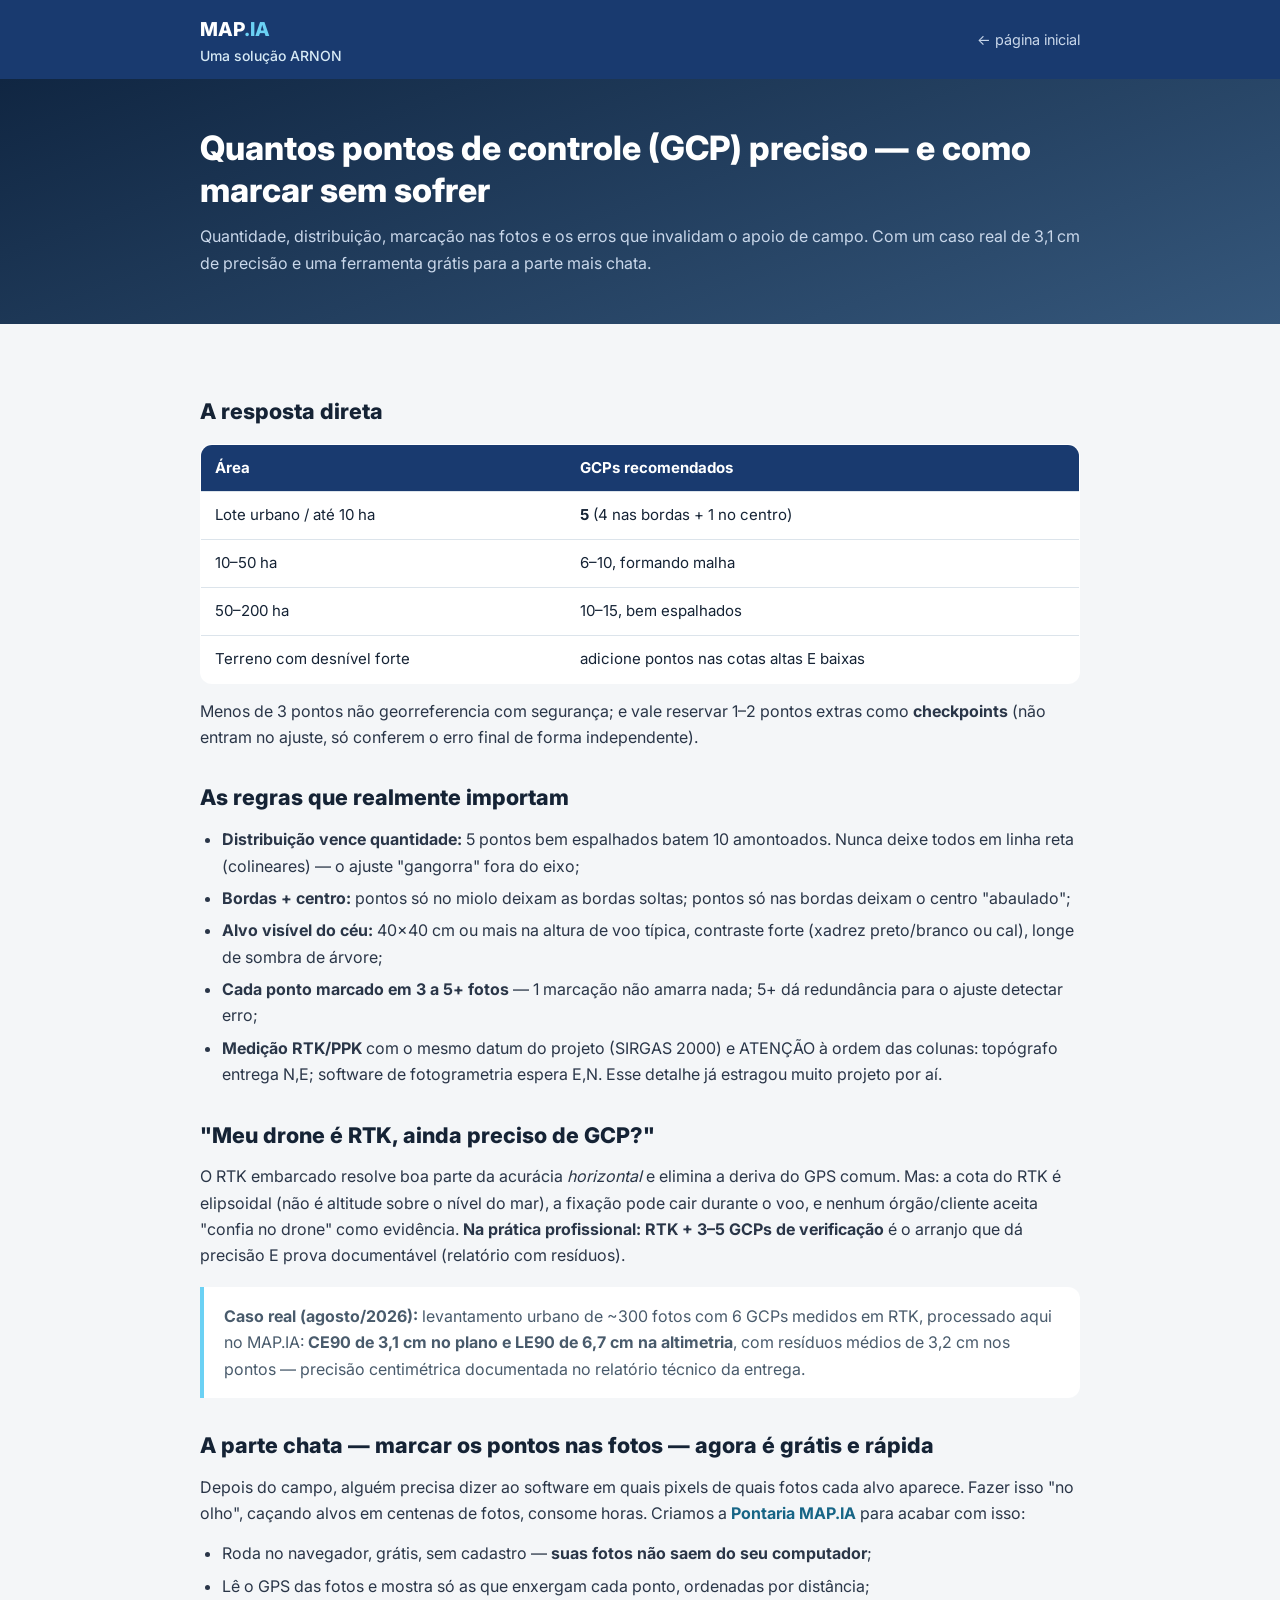
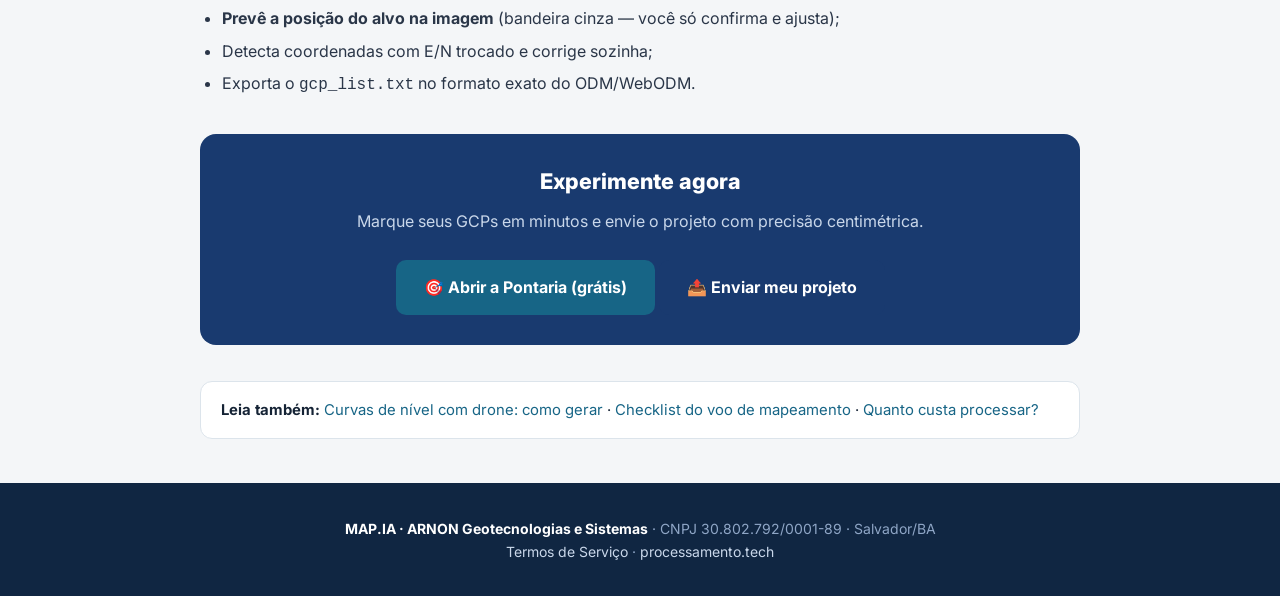
<file: quantos-gcp-drone.html>
<!DOCTYPE html>
<html lang="pt-BR">
<head>
<meta charset="UTF-8">
<meta name="viewport" content="width=device-width, initial-scale=1.0">
<title>Quantos Pontos de Controle (GCP) Preciso no Voo de Drone? Guia Prático | MAP.IA</title>
<meta name="description" content="Quantos GCPs usar, onde distribuir, em quantas fotos marcar cada um e os erros que invalidam o apoio de campo. Com caso real: 6 pontos → precisão de 3,1 cm (CE90). Inclui ferramenta gratuita de marcação no navegador.">
<meta name="keywords" content="quantos pontos de controle drone, gcp drone, pontos de controle fotogrametria, distribuição gcp, marcar gcp nas fotos, precisão drone gcp, rtk precisa de gcp">
<link rel="canonical" href="https://processamento.tech/quantos-gcp-drone.html">
<meta property="og:type" content="article">
<meta property="og:title" content="Quantos pontos de controle (GCP) preciso no voo de drone?">
<meta property="og:description" content="Quantos usar, onde colocar, em quantas fotos marcar — e o caso real de 3,1 cm de precisão.">
<meta property="og:url" content="https://processamento.tech/quantos-gcp-drone.html">
<meta property="og:image" content="https://processamento.tech/vitrine-ilhabela.jpg">
<meta property="og:locale" content="pt_BR">
<link rel="icon" href="data:image/svg+xml,%3Csvg xmlns='http://www.w3.org/2000/svg' viewBox='0 0 64 64'%3E%3Crect width='64' height='64' rx='14' fill='%230A1830'/%3E%3Cpath d='M14 44c6-2 10-10 18-10s12 8 18 10' stroke='%2335B6FF' stroke-width='3' fill='none' stroke-linecap='round'/%3E%3Cpath d='M14 34c6-2 10-10 18-10s12 8 18 10' stroke='%2335B6FF' stroke-width='2' opacity='.55' fill='none' stroke-linecap='round'/%3E%3Ccircle cx='32' cy='20' r='5' fill='%2335B6FF'/%3E%3C/svg%3E">
<style>
:root{--navy-950:#060F20;--navy-900:#0A1830;--navy-700:#16305C;--sky:#35B6FF;--sky-dark:#1E8FD0;--wa:#25D366;--ink:#16202E;--ink-soft:#4A5A70;--bg:#F5F8FC;--card:#FFFFFF;--line:#E1E9F2}
*{margin:0;padding:0;box-sizing:border-box}
body{font-family:"Segoe UI",system-ui,Roboto,Arial,sans-serif;color:var(--ink);background:var(--bg);line-height:1.7}
a{color:var(--sky-dark);text-decoration:none}
.wrap{max-width:760px;margin:0 auto;padding:0 20px}
header{background:var(--navy-900);padding:14px 0}
header .wrap{display:flex;justify-content:space-between;align-items:center;max-width:860px}
header a{color:#fff;font-weight:800;font-size:1.2rem}
header a span{color:var(--sky)}
header .volta{font-weight:400;font-size:.9rem;color:#C9D7EA}
.hero{background:linear-gradient(160deg,var(--navy-950),var(--navy-700));color:#fff;padding:48px 0}
.hero h1{font-size:clamp(1.4rem,3.4vw,2.1rem);font-weight:800;line-height:1.25}
.hero p{margin-top:12px;color:#C9D7EA}
article{padding:40px 0 20px}
article h2{font-size:1.35rem;font-weight:800;margin:30px 0 10px}
article p{margin-bottom:14px;color:#2A3648}
article ul,article ol{margin:0 0 14px 22px;color:#2A3648}
article li{margin-bottom:6px}
.destaque{background:#fff;border-left:4px solid var(--sky);border-radius:0 12px 12px 0;padding:16px 20px;margin:18px 0;color:var(--ink-soft)}
.cta{background:var(--navy-900);color:#fff;border-radius:16px;padding:30px;text-align:center;margin:36px 0}
.cta .btn{display:inline-block;background:var(--wa);color:#fff;font-weight:700;padding:14px 28px;border-radius:10px;margin-top:12px}
.cta .btn.azul{background:var(--sky-dark)}
footer{background:var(--navy-950);color:#8FA6C6;padding:34px 0;font-size:.85rem;text-align:center}
footer strong{color:#fff}
table{width:100%;border-collapse:collapse;margin:14px 0;background:#fff;border:1px solid var(--line);border-radius:12px;overflow:hidden}
th,td{padding:11px 14px;text-align:left;border-bottom:1px solid var(--line);font-size:.94rem}
th{background:var(--navy-900);color:#fff}
.veja{background:#fff;border:1px solid var(--line);border-radius:12px;padding:16px 20px;margin:24px 0;font-size:.93rem}
</style>
<link rel="stylesheet" href="mapia-arnon.css">
<!-- Google tag (gtag.js) - Google Ads AW-18330885204 -->
<script async src="https://www.googletagmanager.com/gtag/js?id=AW-18330885204"></script>
<script>
window.dataLayer = window.dataLayer || [];
function gtag(){dataLayer.push(arguments);}
gtag('js', new Date());
gtag('config', 'AW-18330885204');
document.addEventListener('click', function(e){
  var a = e.target && e.target.closest ? e.target.closest('a[href*="wa.me"], a[href*="whatsapp.com"]') : null;
  if (a && window.gtag) { gtag('event', 'conversion', {'send_to': 'AW-18330885204/pIf7CIqQgvwcENS47KRE'}); }
}, true);
</script>
</head>
<body class="mapia-document">
<header><div class="wrap"><a href="index.html">MAP<span>.IA</span><small class="brand-signature">Uma solução ARNON</small></a><a class="volta" href="index.html">← página inicial</a></div></header>

<div class="hero"><div class="wrap">
<h1>Quantos pontos de controle (GCP) preciso — e como marcar sem sofrer</h1>
<p>Quantidade, distribuição, marcação nas fotos e os erros que invalidam o apoio de campo. Com um caso real de 3,1 cm de precisão e uma ferramenta grátis para a parte mais chata.</p>
</div></div>

<article><div class="wrap">
<h2>A resposta direta</h2>
<table>
<tr><th>Área</th><th>GCPs recomendados</th></tr>
<tr><td>Lote urbano / até 10 ha</td><td><strong>5</strong> (4 nas bordas + 1 no centro)</td></tr>
<tr><td>10–50 ha</td><td>6–10, formando malha</td></tr>
<tr><td>50–200 ha</td><td>10–15, bem espalhados</td></tr>
<tr><td>Terreno com desnível forte</td><td>adicione pontos nas cotas altas E baixas</td></tr>
</table>
<p>Menos de 3 pontos não georreferencia com segurança; e vale reservar 1–2 pontos extras como <strong>checkpoints</strong> (não entram no ajuste, só conferem o erro final de forma independente).</p>

<h2>As regras que realmente importam</h2>
<ul>
<li><strong>Distribuição vence quantidade:</strong> 5 pontos bem espalhados batem 10 amontoados. Nunca deixe todos em linha reta (colineares) — o ajuste "gangorra" fora do eixo;</li>
<li><strong>Bordas + centro:</strong> pontos só no miolo deixam as bordas soltas; pontos só nas bordas deixam o centro "abaulado";</li>
<li><strong>Alvo visível do céu:</strong> 40×40 cm ou mais na altura de voo típica, contraste forte (xadrez preto/branco ou cal), longe de sombra de árvore;</li>
<li><strong>Cada ponto marcado em 3 a 5+ fotos</strong> — 1 marcação não amarra nada; 5+ dá redundância para o ajuste detectar erro;</li>
<li><strong>Medição RTK/PPK</strong> com o mesmo datum do projeto (SIRGAS 2000) e ATENÇÃO à ordem das colunas: topógrafo entrega N,E; software de fotogrametria espera E,N. Esse detalhe já estragou muito projeto por aí.</li>
</ul>

<h2>"Meu drone é RTK, ainda preciso de GCP?"</h2>
<p>O RTK embarcado resolve boa parte da acurácia <em>horizontal</em> e elimina a deriva do GPS comum. Mas: a cota do RTK é elipsoidal (não é altitude sobre o nível do mar), a fixação pode cair durante o voo, e nenhum órgão/cliente aceita "confia no drone" como evidência. <strong>Na prática profissional: RTK + 3–5 GCPs de verificação</strong> é o arranjo que dá precisão E prova documentável (relatório com resíduos).</p>

<div class="destaque"><strong>Caso real (agosto/2026):</strong> levantamento urbano de ~300 fotos com 6 GCPs medidos em RTK, processado aqui no MAP.IA: <strong>CE90 de 3,1 cm no plano e LE90 de 6,7 cm na altimetria</strong>, com resíduos médios de 3,2 cm nos pontos — precisão centimétrica documentada no relatório técnico da entrega.</div>

<h2>A parte chata — marcar os pontos nas fotos — agora é grátis e rápida</h2>
<p>Depois do campo, alguém precisa dizer ao software em quais pixels de quais fotos cada alvo aparece. Fazer isso "no olho", caçando alvos em centenas de fotos, consome horas. Criamos a <a href="pontaria.html"><strong>Pontaria MAP.IA</strong></a> para acabar com isso:</p>
<ul>
<li>Roda no navegador, grátis, sem cadastro — <strong>suas fotos não saem do seu computador</strong>;</li>
<li>Lê o GPS das fotos e mostra só as que enxergam cada ponto, ordenadas por distância;</li>
<li><strong>Prevê a posição do alvo na imagem</strong> (bandeira cinza — você só confirma e ajusta);</li>
<li>Detecta coordenadas com E/N trocado e corrige sozinha;</li>
<li>Exporta o <code>gcp_list.txt</code> no formato exato do ODM/WebODM.</li>
</ul>

<div class="cta">
<h2 style="margin:0">Experimente agora</h2>
<p style="color:#C9D7EA;margin-top:8px">Marque seus GCPs em minutos e envie o projeto com precisão centimétrica.</p>
<a class="btn azul" href="pontaria.html">🎯 Abrir a Pontaria (grátis)</a>
<a class="btn" href="enviar.html">📤 Enviar meu projeto</a>
</div>

<div class="veja"><strong>Leia também:</strong> <a href="curvas-de-nivel-drone.html">Curvas de nível com drone: como gerar</a> · <a href="voo-fotogrametria.html">Checklist do voo de mapeamento</a> · <a href="quanto-custa-processamento-drone.html">Quanto custa processar?</a></div>
</div></article>

<script type="application/ld+json">
{
  "@context": "https://schema.org",
  "@type": "FAQPage",
  "mainEntity": [
    {"@type": "Question", "name": "Quantos pontos de controle preciso em um voo de drone?", "acceptedAnswer": {"@type": "Answer", "text": "Mínimo prático de 5 (4 nas bordas + 1 no centro) para áreas de até 10 ha; 6-10 para até 50 ha; 10-15 acima disso. Menos de 3 não georreferencia com segurança. Distribuição espalhada importa mais que quantidade, e cada ponto deve ser marcado em 3 a 5 fotos ou mais."}},
    {"@type": "Question", "name": "Drone com RTK dispensa pontos de controle?", "acceptedAnswer": {"@type": "Answer", "text": "Não totalmente: o RTK melhora muito a acurácia horizontal, mas a cota é elipsoidal, a fixação pode cair, e clientes/órgãos exigem verificação independente. O arranjo profissional é RTK + 3-5 GCPs de verificação, gerando relatório com resíduos."}},
    {"@type": "Question", "name": "Como marcar os GCPs nas fotos sem perder horas?", "acceptedAnswer": {"@type": "Answer", "text": "Use a Pontaria MAP.IA (processamento.tech/pontaria.html): gratuita, no navegador, ela encontra as fotos de cada ponto pelo GPS do EXIF, prevê onde o alvo está na imagem e exporta o gcp_list.txt no formato do ODM. As fotos não saem do seu computador."}},
    {"@type": "Question", "name": "Qual precisão um drone comum atinge com GCPs?", "acceptedAnswer": {"@type": "Answer", "text": "Caso real nosso: ~300 fotos + 6 GCPs em RTK resultaram em CE90 de 3,1 cm (planimetria) e LE90 de 6,7 cm (altimetria) — precisão centimétrica documentada, com drone sem RTK embarcado."}}
  ]
}
</script>
<footer><div class="wrap"><strong>MAP.IA · ARNON Geotecnologias e Sistemas</strong> · CNPJ 30.802.792/0001-89 · Salvador/BA<br><a href="termos.html" style="color:#C9D7EA">Termos de Serviço</a> · <a href="index.html" style="color:#C9D7EA">processamento.tech</a></div></footer>
</body>
</html>
</file>
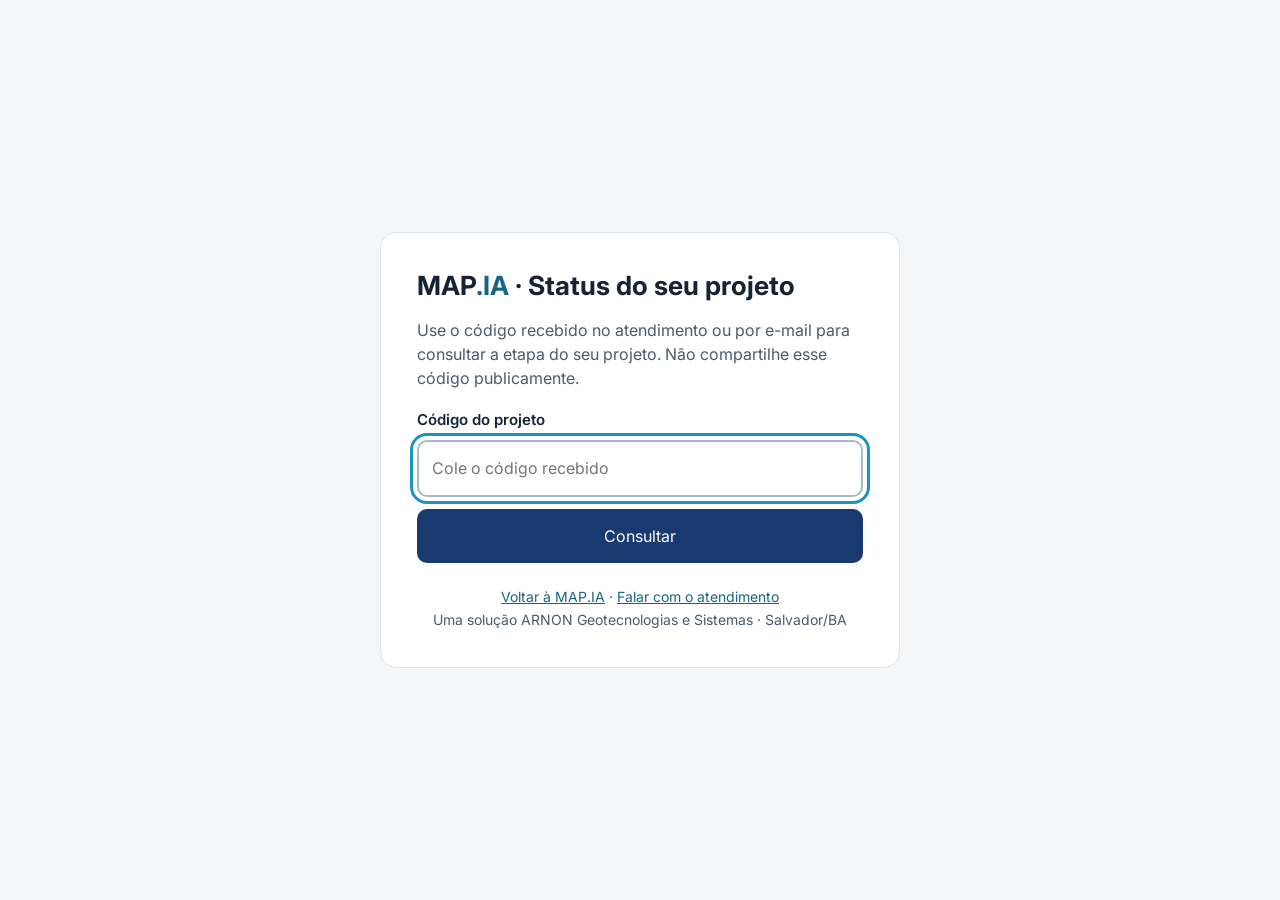
<file: status.html>
<!DOCTYPE html>
<html lang="pt-BR">
<head>
<meta charset="utf-8">
<meta name="viewport" content="width=device-width,initial-scale=1">
<meta name="robots" content="noindex">
<title>Status do projeto — MAP.IA</title>
<link rel="icon" href="data:image/svg+xml,%3Csvg xmlns='http://www.w3.org/2000/svg' viewBox='0 0 64 64'%3E%3Crect width='64' height='64' rx='14' fill='%230A1830'/%3E%3Cpath d='M14 44c6-2 10-10 18-10s12 8 18 10' stroke='%2335B6FF' stroke-width='3' fill='none' stroke-linecap='round'/%3E%3Cpath d='M14 34c6-2 10-10 18-10s12 8 18 10' stroke='%2335B6FF' stroke-width='2' opacity='.55' fill='none' stroke-linecap='round'/%3E%3Ccircle cx='32' cy='20' r='5' fill='%2335B6FF'/%3E%3C/svg%3E">
<style>
body{font-family:Segoe UI,Arial,sans-serif;background:#0A1830;color:#fff;margin:0;
display:flex;min-height:100vh;align-items:center;justify-content:center}
.card{background:#0E2240;padding:36px;border-radius:16px;max-width:520px;width:92%}
h1{font-size:1.4rem;margin:0 0 4px}h1 span{color:#35B6FF}
p{color:#C9D7EA;font-size:.95rem;line-height:1.5}
input{width:100%;border-radius:10px;border:2px solid #16305C;background:#081227;color:#fff;
font-size:1rem;padding:13px;box-sizing:border-box;margin-top:8px}
button{margin-top:12px;width:100%;background:#35B6FF;color:#06121F;border:none;padding:14px;
border-radius:10px;font-size:1.02rem;font-weight:700;cursor:pointer}
button:hover{background:#5AC4FF}
.res{margin-top:20px;background:#132B52;border-radius:12px;padding:18px 20px;display:none}
.res .fase{font-size:1.25rem;font-weight:700;color:#35B6FF}
.res .det{color:#C9D7EA;margin-top:4px}
.res .att{color:#8FA6C6;font-size:.82rem;margin-top:10px}
.erro{color:#FFB93D;margin-top:14px;display:none}
.rodape{margin-top:22px;color:#8FA6C6;font-size:.8rem;text-align:center}
</style>
<link rel="stylesheet" href="mapia-arnon.css">
<!-- Google tag (gtag.js) - Google Ads AW-18330885204 -->
<script async src="https://www.googletagmanager.com/gtag/js?id=AW-18330885204"></script>
<script>
window.dataLayer = window.dataLayer || [];
function gtag(){dataLayer.push(arguments);}
gtag('js', new Date());
gtag('config', 'AW-18330885204');
document.addEventListener('click', function(e){
  var a = e.target && e.target.closest ? e.target.closest('a[href*="wa.me"], a[href*="whatsapp.com"]') : null;
  if (a && window.gtag) { gtag('event', 'conversion', {'send_to': 'AW-18330885204/pIf7CIqQgvwcENS47KRE'}); }
}, true);
</script>
</head>
<body class="mapia-status">
<div class="card">
<h1>MAP<span>.IA</span> · Status do seu projeto</h1>
<p>Use o código recebido no atendimento ou por e-mail para consultar a etapa do seu projeto. Não compartilhe esse código publicamente.</p>
<label for="job">Código do projeto</label>
<input id="job" placeholder="Cole o código recebido" maxlength="120" autocomplete="off" autocapitalize="characters" spellcheck="false" autofocus>
<button onclick="consulta()">Consultar</button>
<div class="res" id="res" role="status">
  <div class="fase" id="fase"></div>
  <div class="det" id="det"></div>
  <div class="att" id="att"></div>
</div>
<div class="erro" id="erro" role="alert"></div>
<div class="rodape"><a href="index.html">Voltar à MAP.IA</a> · <a href="https://wa.me/5575992224009">Falar com o atendimento</a><br>Uma solução ARNON Geotecnologias e Sistemas · Salvador/BA</div>
</div>
<script>
let lookupSequence = 0;
async function consulta(){
  const sequence = ++lookupSequence;
  const id = document.getElementById('job').value.trim().toUpperCase();
  const res = document.getElementById('res'), erro = document.getElementById('erro');
  res.style.display = 'none'; erro.style.display = 'none';
  if (!/^[A-Z0-9][A-Z0-9_-]{0,119}$/.test(id)) {
    erro.textContent = 'Confira o código recebido no atendimento. Use apenas letras, números, hífen e sublinhado.';
    erro.style.display = 'block'; return;
  }
  try {
    const r = await fetch('status/' + encodeURIComponent(id) + '.json', {cache: 'no-store'});
    if (!r.ok) throw new Error(r.status === 404 ? 'Projeto não encontrado. Confira o código ou fale com o atendimento.' : 'A consulta está indisponível. Tente novamente ou fale com o atendimento.');
    const d = await r.json();
    if (sequence !== lookupSequence) return;
    document.getElementById('fase').textContent = d.fase;
    document.getElementById('det').textContent = d.detalhe;
    document.getElementById('att').textContent = 'Cliente: ' + d.cliente + ' · Atualizado em ' + d.atualizado;
    res.style.display = 'block';
  } catch (e) { if (sequence !== lookupSequence) return; erro.textContent = e.message && e.message.startsWith('Projeto não encontrado') ? e.message : 'Não foi possível consultar agora. Tente novamente ou fale com o atendimento.'; erro.style.display = 'block'; }
}
document.getElementById('job').addEventListener('keydown', e => { if (e.key === 'Enter') consulta(); });
const q = new URLSearchParams(location.search).get('job');
if (q) { document.getElementById('job').value = q; consulta(); }
</script>
</body>
</html>
</file>
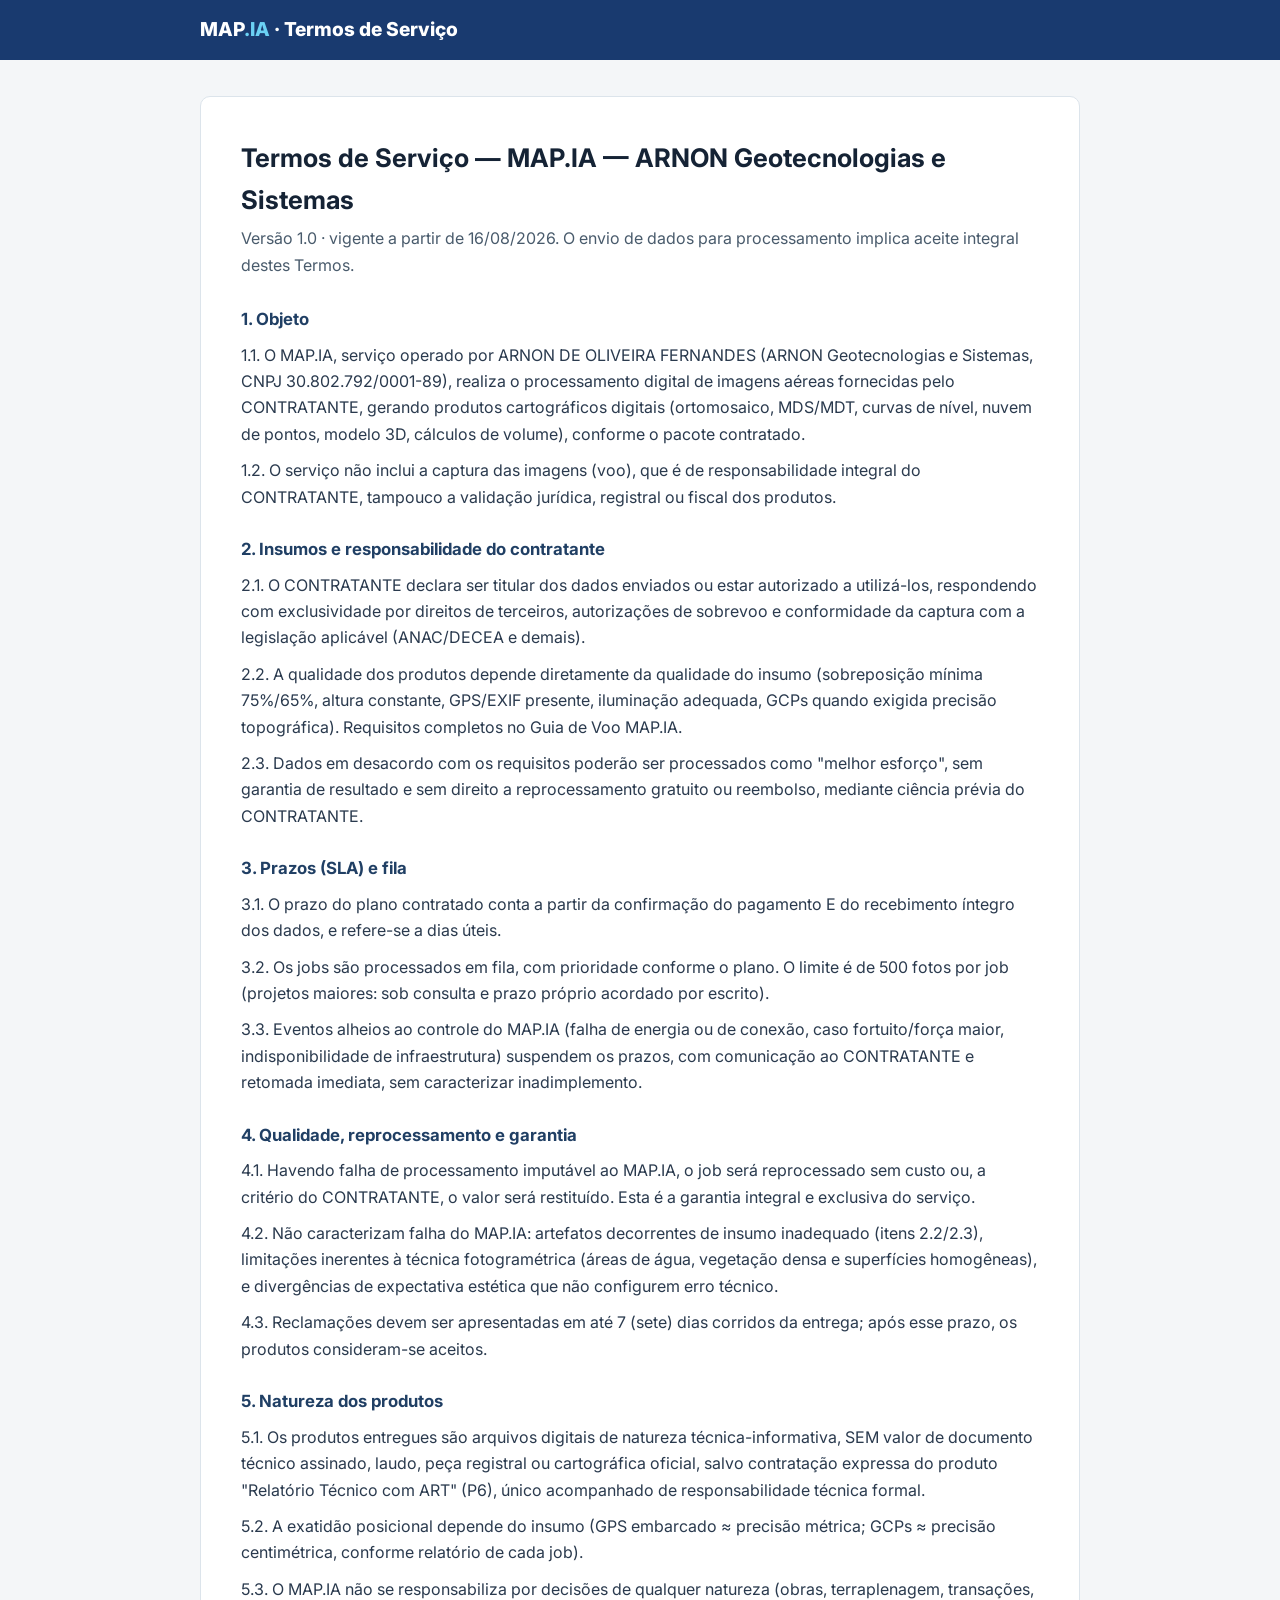
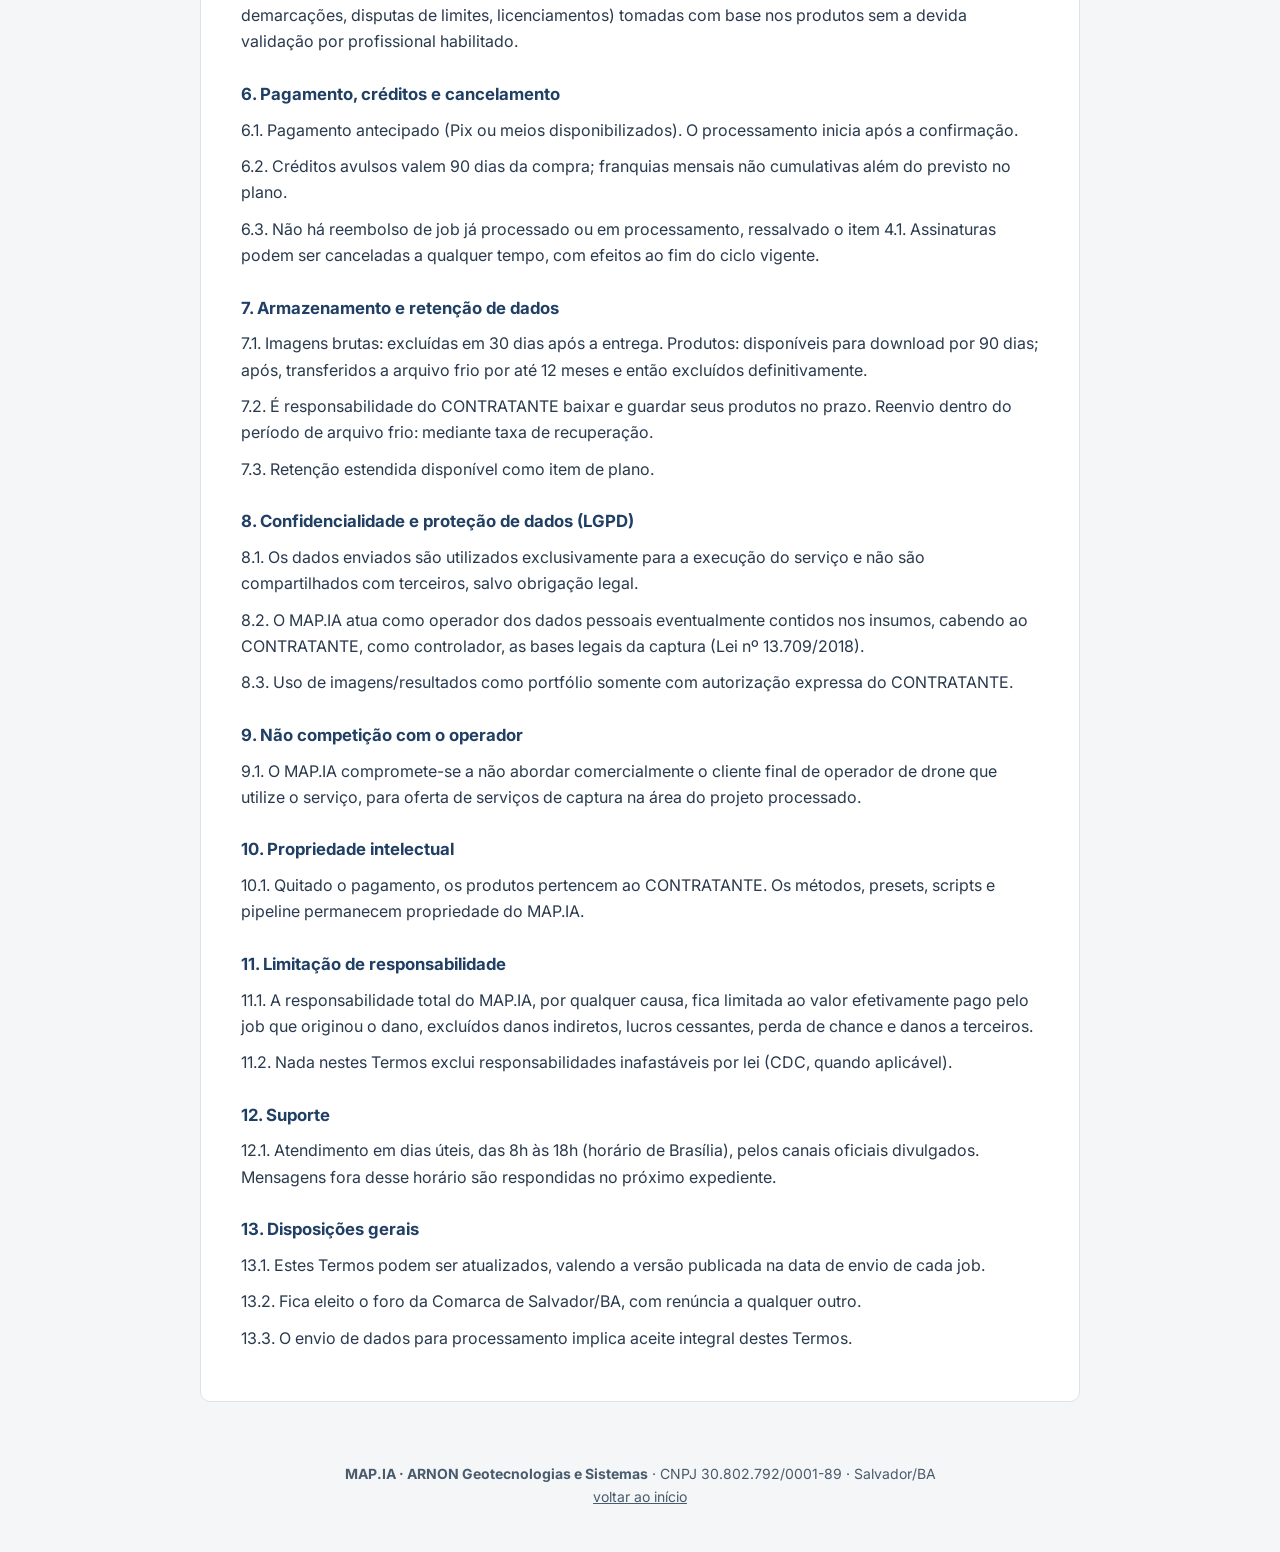
<file: termos.html>
<!DOCTYPE html>
<html lang="pt-BR">
<head>
<meta charset="UTF-8">
<meta name="viewport" content="width=device-width, initial-scale=1.0">
<title>Termos de Serviço — MAP.IA</title>
<link rel="icon" href="data:image/svg+xml,%3Csvg xmlns='http://www.w3.org/2000/svg' viewBox='0 0 64 64'%3E%3Crect width='64' height='64' rx='14' fill='%230A1830'/%3E%3Cpath d='M14 44c6-2 10-10 18-10s12 8 18 10' stroke='%2335B6FF' stroke-width='3' fill='none' stroke-linecap='round'/%3E%3Cpath d='M14 34c6-2 10-10 18-10s12 8 18 10' stroke='%2335B6FF' stroke-width='2' opacity='.55' fill='none' stroke-linecap='round'/%3E%3Ccircle cx='32' cy='20' r='5' fill='%2335B6FF'/%3E%3C/svg%3E">
<style>
:root{--navy-900:#0A1830;--navy-800:#0E2240;--sky:#35B6FF;--ink:#16202E;--ink-soft:#4A5A70;--bg:#F5F8FC;--line:#E1E9F2}
*{margin:0;padding:0;box-sizing:border-box}
body{font-family:"Segoe UI",system-ui,-apple-system,Roboto,Arial,sans-serif;color:var(--ink);background:var(--bg);line-height:1.65}
.wrap{max-width:840px;margin:0 auto;padding:0 20px}
header{background:var(--navy-900);padding:14px 0}
header .wrap{display:flex;align-items:center;gap:10px}
header a{color:#fff;font-weight:800;font-size:1.2rem;text-decoration:none}
header a span{color:var(--sky)}
main{background:#fff;border:1px solid var(--line);border-radius:14px;margin:36px auto;padding:40px}
h1{font-size:1.6rem;margin-bottom:4px}
.sub{color:var(--ink-soft);font-size:.9rem;margin-bottom:28px}
h2{font-size:1.05rem;margin:26px 0 8px;color:var(--navy-800)}
p{font-size:.95rem;color:#2A3A4E;margin-bottom:10px}
footer{text-align:center;color:var(--ink-soft);font-size:.85rem;padding:24px 0 44px}
footer a{color:var(--ink-soft)}
</style>
<link rel="stylesheet" href="mapia-arnon.css">
<!-- Google tag (gtag.js) - Google Ads AW-18330885204 -->
<script async src="https://www.googletagmanager.com/gtag/js?id=AW-18330885204"></script>
<script>
window.dataLayer = window.dataLayer || [];
function gtag(){dataLayer.push(arguments);}
gtag('js', new Date());
gtag('config', 'AW-18330885204');
document.addEventListener('click', function(e){
  var a = e.target && e.target.closest ? e.target.closest('a[href*="wa.me"], a[href*="whatsapp.com"]') : null;
  if (a && window.gtag) { gtag('event', 'conversion', {'send_to': 'AW-18330885204/pIf7CIqQgvwcENS47KRE'}); }
}, true);
</script>
</head>
<body class="mapia-document">
<header><div class="wrap"><a href="index.html">MAP<span>.IA</span> · Termos de Serviço</a></div></header>
<div class="wrap"><main>
<h1>Termos de Serviço — MAP.IA — ARNON Geotecnologias e Sistemas</h1>
<p class="sub">Versão 1.0 · vigente a partir de 16/08/2026. O envio de dados para processamento implica aceite integral destes Termos.</p>

<h2>1. Objeto</h2>
<p>1.1. O MAP.IA, serviço operado por ARNON DE OLIVEIRA FERNANDES (ARNON Geotecnologias e Sistemas, CNPJ 30.802.792/0001-89), realiza o processamento digital de imagens aéreas fornecidas pelo CONTRATANTE, gerando produtos cartográficos digitais (ortomosaico, MDS/MDT, curvas de nível, nuvem de pontos, modelo 3D, cálculos de volume), conforme o pacote contratado.</p>
<p>1.2. O serviço não inclui a captura das imagens (voo), que é de responsabilidade integral do CONTRATANTE, tampouco a validação jurídica, registral ou fiscal dos produtos.</p>

<h2>2. Insumos e responsabilidade do contratante</h2>
<p>2.1. O CONTRATANTE declara ser titular dos dados enviados ou estar autorizado a utilizá-los, respondendo com exclusividade por direitos de terceiros, autorizações de sobrevoo e conformidade da captura com a legislação aplicável (ANAC/DECEA e demais).</p>
<p>2.2. A qualidade dos produtos depende diretamente da qualidade do insumo (sobreposição mínima 75%/65%, altura constante, GPS/EXIF presente, iluminação adequada, GCPs quando exigida precisão topográfica). Requisitos completos no Guia de Voo MAP.IA.</p>
<p>2.3. Dados em desacordo com os requisitos poderão ser processados como "melhor esforço", sem garantia de resultado e sem direito a reprocessamento gratuito ou reembolso, mediante ciência prévia do CONTRATANTE.</p>

<h2>3. Prazos (SLA) e fila</h2>
<p>3.1. O prazo do plano contratado conta a partir da confirmação do pagamento E do recebimento íntegro dos dados, e refere-se a dias úteis.</p>
<p>3.2. Os jobs são processados em fila, com prioridade conforme o plano. O limite é de 500 fotos por job (projetos maiores: sob consulta e prazo próprio acordado por escrito).</p>
<p>3.3. Eventos alheios ao controle do MAP.IA (falha de energia ou de conexão, caso fortuito/força maior, indisponibilidade de infraestrutura) suspendem os prazos, com comunicação ao CONTRATANTE e retomada imediata, sem caracterizar inadimplemento.</p>

<h2>4. Qualidade, reprocessamento e garantia</h2>
<p>4.1. Havendo falha de processamento imputável ao MAP.IA, o job será reprocessado sem custo ou, a critério do CONTRATANTE, o valor será restituído. Esta é a garantia integral e exclusiva do serviço.</p>
<p>4.2. Não caracterizam falha do MAP.IA: artefatos decorrentes de insumo inadequado (itens 2.2/2.3), limitações inerentes à técnica fotogramétrica (áreas de água, vegetação densa e superfícies homogêneas), e divergências de expectativa estética que não configurem erro técnico.</p>
<p>4.3. Reclamações devem ser apresentadas em até 7 (sete) dias corridos da entrega; após esse prazo, os produtos consideram-se aceitos.</p>

<h2>5. Natureza dos produtos</h2>
<p>5.1. Os produtos entregues são arquivos digitais de natureza técnica-informativa, SEM valor de documento técnico assinado, laudo, peça registral ou cartográfica oficial, salvo contratação expressa do produto "Relatório Técnico com ART" (P6), único acompanhado de responsabilidade técnica formal.</p>
<p>5.2. A exatidão posicional depende do insumo (GPS embarcado ≈ precisão métrica; GCPs ≈ precisão centimétrica, conforme relatório de cada job).</p>
<p>5.3. O MAP.IA não se responsabiliza por decisões de qualquer natureza (obras, terraplenagem, transações, demarcações, disputas de limites, licenciamentos) tomadas com base nos produtos sem a devida validação por profissional habilitado.</p>

<h2>6. Pagamento, créditos e cancelamento</h2>
<p>6.1. Pagamento antecipado (Pix ou meios disponibilizados). O processamento inicia após a confirmação.</p>
<p>6.2. Créditos avulsos valem 90 dias da compra; franquias mensais não cumulativas além do previsto no plano.</p>
<p>6.3. Não há reembolso de job já processado ou em processamento, ressalvado o item 4.1. Assinaturas podem ser canceladas a qualquer tempo, com efeitos ao fim do ciclo vigente.</p>

<h2>7. Armazenamento e retenção de dados</h2>
<p>7.1. Imagens brutas: excluídas em 30 dias após a entrega. Produtos: disponíveis para download por 90 dias; após, transferidos a arquivo frio por até 12 meses e então excluídos definitivamente.</p>
<p>7.2. É responsabilidade do CONTRATANTE baixar e guardar seus produtos no prazo. Reenvio dentro do período de arquivo frio: mediante taxa de recuperação.</p>
<p>7.3. Retenção estendida disponível como item de plano.</p>

<h2>8. Confidencialidade e proteção de dados (LGPD)</h2>
<p>8.1. Os dados enviados são utilizados exclusivamente para a execução do serviço e não são compartilhados com terceiros, salvo obrigação legal.</p>
<p>8.2. O MAP.IA atua como operador dos dados pessoais eventualmente contidos nos insumos, cabendo ao CONTRATANTE, como controlador, as bases legais da captura (Lei nº 13.709/2018).</p>
<p>8.3. Uso de imagens/resultados como portfólio somente com autorização expressa do CONTRATANTE.</p>

<h2>9. Não competição com o operador</h2>
<p>9.1. O MAP.IA compromete-se a não abordar comercialmente o cliente final de operador de drone que utilize o serviço, para oferta de serviços de captura na área do projeto processado.</p>

<h2>10. Propriedade intelectual</h2>
<p>10.1. Quitado o pagamento, os produtos pertencem ao CONTRATANTE. Os métodos, presets, scripts e pipeline permanecem propriedade do MAP.IA.</p>

<h2>11. Limitação de responsabilidade</h2>
<p>11.1. A responsabilidade total do MAP.IA, por qualquer causa, fica limitada ao valor efetivamente pago pelo job que originou o dano, excluídos danos indiretos, lucros cessantes, perda de chance e danos a terceiros.</p>
<p>11.2. Nada nestes Termos exclui responsabilidades inafastáveis por lei (CDC, quando aplicável).</p>

<h2>12. Suporte</h2>
<p>12.1. Atendimento em dias úteis, das 8h às 18h (horário de Brasília), pelos canais oficiais divulgados. Mensagens fora desse horário são respondidas no próximo expediente.</p>

<h2>13. Disposições gerais</h2>
<p>13.1. Estes Termos podem ser atualizados, valendo a versão publicada na data de envio de cada job.</p>
<p>13.2. Fica eleito o foro da Comarca de Salvador/BA, com renúncia a qualquer outro.</p>
<p>13.3. O envio de dados para processamento implica aceite integral destes Termos.</p>
</main></div>
<footer><strong>MAP.IA · ARNON Geotecnologias e Sistemas</strong> · CNPJ 30.802.792/0001-89 · Salvador/BA<br><a href="index.html">voltar ao início</a></footer>
</body>
</html>
</file>
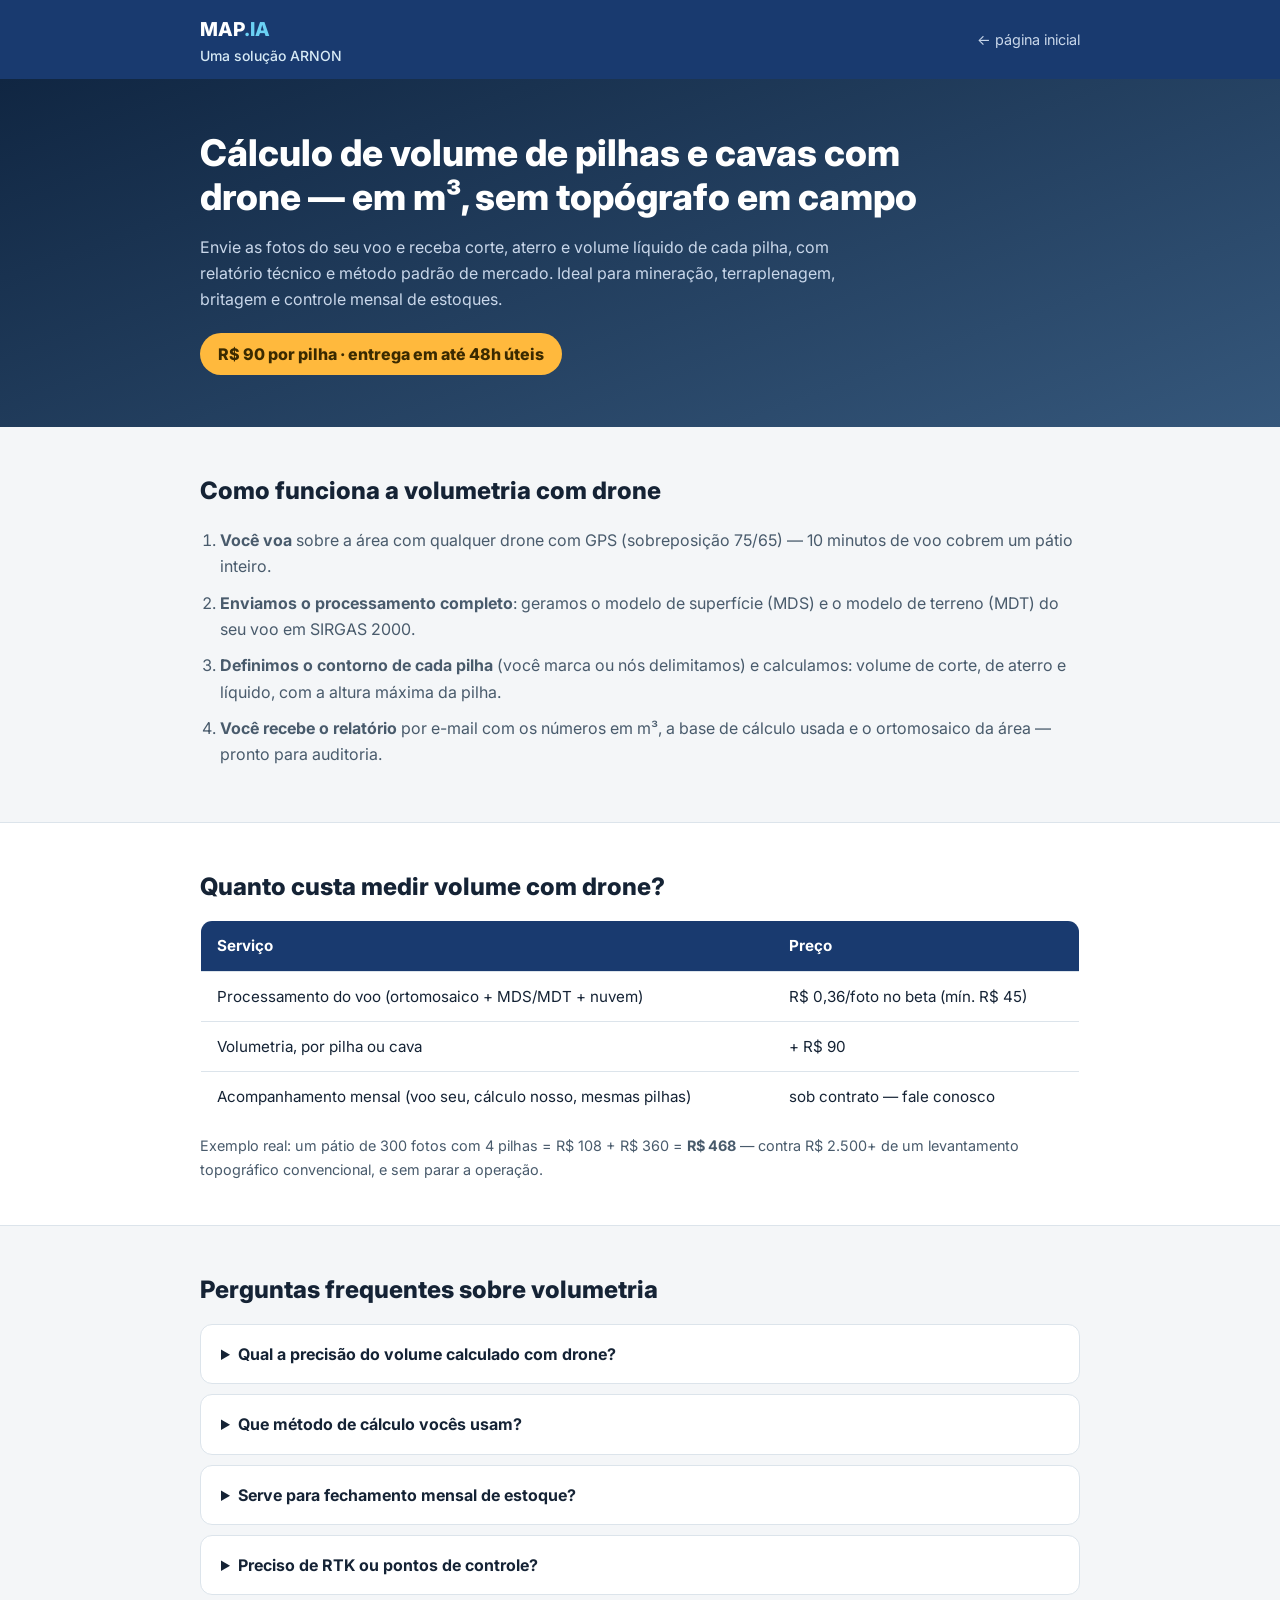
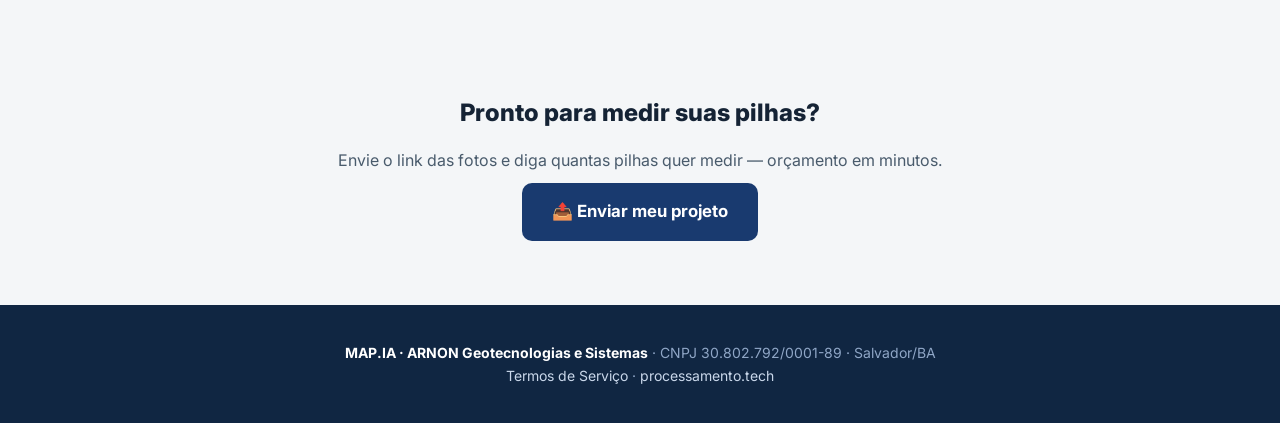
<file: volumetria.html>
<!DOCTYPE html>
<html lang="pt-BR">
<head>
<meta charset="UTF-8">
<meta name="viewport" content="width=device-width, initial-scale=1.0">
<title>Cálculo de Volume de Pilhas com Drone — Volumetria por R$ 90/pilha | MAP.IA</title>
<meta name="description" content="Volumetria de pilhas e cavas com drone: corte, aterro e volume líquido em m³ a partir das fotos do seu voo. R$ 90 por pilha, entrega em até 48h, ideal para mineração, terraplenagem e controle de estoques. Acompanhamento mensal disponível.">
<link rel="canonical" href="https://processamento.tech/volumetria.html">
<meta property="og:type" content="website">
<meta property="og:title" content="Cálculo de Volume de Pilhas com Drone — MAP.IA">
<meta property="og:description" content="Corte, aterro e volume líquido em m³ a partir do seu voo de drone. R$ 90/pilha, entrega em até 48h.">
<meta property="og:url" content="https://processamento.tech/volumetria.html">
<meta property="og:image" content="https://processamento.tech/vitrine-ilhabela.jpg">
<meta property="og:locale" content="pt_BR">
<link rel="icon" href="data:image/svg+xml,%3Csvg xmlns='http://www.w3.org/2000/svg' viewBox='0 0 64 64'%3E%3Crect width='64' height='64' rx='14' fill='%230A1830'/%3E%3Cpath d='M14 44c6-2 10-10 18-10s12 8 18 10' stroke='%2335B6FF' stroke-width='3' fill='none' stroke-linecap='round'/%3E%3Cpath d='M14 34c6-2 10-10 18-10s12 8 18 10' stroke='%2335B6FF' stroke-width='2' opacity='.55' fill='none' stroke-linecap='round'/%3E%3Ccircle cx='32' cy='20' r='5' fill='%2335B6FF'/%3E%3C/svg%3E">
<style>
:root{--navy-950:#060F20;--navy-900:#0A1830;--navy-800:#0E2240;--navy-700:#16305C;--sky:#35B6FF;--sky-dark:#1E8FD0;--wa:#25D366;--ink:#16202E;--ink-soft:#4A5A70;--bg:#F5F8FC;--card:#FFFFFF;--line:#E1E9F2;--amber:#FFB93D}
*{margin:0;padding:0;box-sizing:border-box}
body{font-family:"Segoe UI",system-ui,Roboto,Arial,sans-serif;color:var(--ink);background:var(--bg);line-height:1.65}
a{color:var(--sky-dark);text-decoration:none}
.wrap{max-width:860px;margin:0 auto;padding:0 20px}
header{background:var(--navy-900);padding:14px 0}
header .wrap{display:flex;justify-content:space-between;align-items:center}
header a{color:#fff;font-weight:800;font-size:1.2rem}
header a span{color:var(--sky)}
header .volta{font-weight:400;font-size:.9rem;color:#C9D7EA}
.hero{background:linear-gradient(160deg,var(--navy-950),var(--navy-700));color:#fff;padding:52px 0}
.hero h1{font-size:clamp(1.5rem,3.6vw,2.3rem);font-weight:800;max-width:720px;line-height:1.2}
.hero p{margin-top:14px;color:#C9D7EA;max-width:640px}
.preco-destaque{display:inline-block;background:var(--amber);color:#3A2A00;font-weight:800;padding:8px 18px;border-radius:999px;margin-top:20px}
section{padding:44px 0}
h2{font-size:1.5rem;font-weight:800;margin-bottom:14px}
.card{background:var(--card);border:1px solid var(--line);border-radius:14px;padding:22px;margin-bottom:14px}
.card h3{font-size:1.05rem;margin-bottom:6px}
.card p{color:var(--ink-soft);font-size:.95rem}
ol.passos{margin:16px 0 0 20px;color:var(--ink-soft)}
ol.passos li{margin-bottom:10px}
.btn{display:inline-block;background:var(--wa);color:#fff;font-weight:700;padding:15px 30px;border-radius:10px;font-size:1.05rem;margin-top:10px}
.tabela{width:100%;border-collapse:collapse;margin-top:14px;background:#fff;border-radius:12px;overflow:hidden;border:1px solid var(--line)}
.tabela th,.tabela td{padding:12px 16px;text-align:left;border-bottom:1px solid var(--line);font-size:.95rem}
.tabela th{background:var(--navy-900);color:#fff}
footer{background:var(--navy-950);color:#8FA6C6;padding:36px 0;font-size:.85rem;text-align:center}
footer strong{color:#fff}
details{background:#fff;border:1px solid var(--line);border-radius:12px;padding:16px 20px;margin-bottom:10px;cursor:pointer}
details summary{font-weight:700}
details p{margin-top:8px;color:var(--ink-soft);font-size:.95rem}
</style>
<link rel="stylesheet" href="mapia-arnon.css">
<!-- Google tag (gtag.js) - Google Ads AW-18330885204 -->
<script async src="https://www.googletagmanager.com/gtag/js?id=AW-18330885204"></script>
<script>
window.dataLayer = window.dataLayer || [];
function gtag(){dataLayer.push(arguments);}
gtag('js', new Date());
gtag('config', 'AW-18330885204');
document.addEventListener('click', function(e){
  var a = e.target && e.target.closest ? e.target.closest('a[href*="wa.me"], a[href*="whatsapp.com"]') : null;
  if (a && window.gtag) { gtag('event', 'conversion', {'send_to': 'AW-18330885204/pIf7CIqQgvwcENS47KRE'}); }
}, true);
</script>
</head>
<body class="mapia-document">
<header><div class="wrap"><a href="index.html">MAP<span>.IA</span><small class="brand-signature">Uma solução ARNON</small></a><a class="volta" href="index.html">← página inicial</a></div></header>

<div class="hero"><div class="wrap">
<h1>Cálculo de volume de pilhas e cavas com drone — em m³, sem topógrafo em campo</h1>
<p>Envie as fotos do seu voo e receba corte, aterro e volume líquido de cada pilha, com relatório técnico e método padrão de mercado. Ideal para mineração, terraplenagem, britagem e controle mensal de estoques.</p>
<span class="preco-destaque">R$ 90 por pilha · entrega em até 48h úteis</span>
</div></div>

<section><div class="wrap">
<h2>Como funciona a volumetria com drone</h2>
<ol class="passos">
<li><strong>Você voa</strong> sobre a área com qualquer drone com GPS (sobreposição 75/65) — 10 minutos de voo cobrem um pátio inteiro.</li>
<li><strong>Enviamos o processamento completo</strong>: geramos o modelo de superfície (MDS) e o modelo de terreno (MDT) do seu voo em SIRGAS 2000.</li>
<li><strong>Definimos o contorno de cada pilha</strong> (você marca ou nós delimitamos) e calculamos: volume de corte, de aterro e líquido, com a altura máxima da pilha.</li>
<li><strong>Você recebe o relatório</strong> por e-mail com os números em m³, a base de cálculo usada e o ortomosaico da área — pronto para auditoria.</li>
</ol>
</div></section>

<section style="background:#fff;border-top:1px solid var(--line);border-bottom:1px solid var(--line)"><div class="wrap">
<h2>Quanto custa medir volume com drone?</h2>
<table class="tabela">
<tr><th>Serviço</th><th>Preço</th></tr>
<tr><td>Processamento do voo (ortomosaico + MDS/MDT + nuvem)</td><td>R$ 0,36/foto no beta (mín. R$ 45)</td></tr>
<tr><td>Volumetria, por pilha ou cava</td><td>+ R$ 90</td></tr>
<tr><td>Acompanhamento mensal (voo seu, cálculo nosso, mesmas pilhas)</td><td>sob contrato — fale conosco</td></tr>
</table>
<p style="margin-top:12px;color:var(--ink-soft);font-size:.9rem">Exemplo real: um pátio de 300 fotos com 4 pilhas = R$ 108 + R$ 360 = <strong>R$ 468</strong> — contra R$ 2.500+ de um levantamento topográfico convencional, e sem parar a operação.</p>
</div></section>

<section><div class="wrap">
<h2>Perguntas frequentes sobre volumetria</h2>
<details><summary>Qual a precisão do volume calculado com drone?</summary><p>Com voo bem executado (75/65 de sobreposição), a precisão relativa fica na casa de 2–3× o tamanho do pixel (GSD) — tipicamente 1–3% do volume para pilhas médias. Para comparação entre meses (estoque entrou/saiu), o método é padrão de mercado mundial. Com pontos de controle (GCPs), a precisão absoluta também fica documentada.</p></details>
<details><summary>Que método de cálculo vocês usam?</summary><p>O mesmo das grandes plataformas: superfície do voo (MDS) contra um plano de base ajustado na borda da pilha — com opções de base pelo terreno filtrado (MDT) ou por cota fixa. O relatório informa o método usado em cada pilha.</p></details>
<details><summary>Serve para fechamento mensal de estoque?</summary><p>Sim — é o uso ideal. Você voa todo mês (ou toda semana), nós calculamos as mesmas pilhas e você recebe a evolução dos volumes. Contrato mensal tem preço especial.</p></details>
<details><summary>Preciso de RTK ou pontos de controle?</summary><p>Para volumes relativos (a maioria dos casos), não. Para volumes com validade topográfica absoluta, recomendamos GCPs — e processamos com eles sem custo extra.</p></details>
</div></section>

<section style="text-align:center;padding-bottom:64px"><div class="wrap">
<h2>Pronto para medir suas pilhas?</h2>
<p style="color:var(--ink-soft)">Envie o link das fotos e diga quantas pilhas quer medir — orçamento em minutos.</p>
<a class="btn" href="enviar.html">📤 Enviar meu projeto</a>
</div></section>

<script type="application/ld+json">
{
  "@context": "https://schema.org",
  "@type": "FAQPage",
  "mainEntity": [
    {"@type": "Question", "name": "Qual a precisão do volume calculado com drone?", "acceptedAnswer": {"@type": "Answer", "text": "Com sobreposição 75/65, a precisão relativa fica em torno de 2–3× o GSD — tipicamente 1–3% do volume. Com GCPs, a precisão absoluta também é documentada."}},
    {"@type": "Question", "name": "Quanto custa medir volume de pilha com drone?", "acceptedAnswer": {"@type": "Answer", "text": "Na MAP.IA: processamento do voo a R$ 0,36 por foto (beta) + R$ 90 por pilha calculada. Um pátio de 300 fotos com 4 pilhas sai por R$ 468."}},
    {"@type": "Question", "name": "Serve para fechamento mensal de estoque?", "acceptedAnswer": {"@type": "Answer", "text": "Sim, é o uso ideal: voos periódicos sobre as mesmas pilhas geram a evolução dos volumes em m³, com contrato mensal a preço especial."}}
  ]
}
</script>
<footer><div class="wrap"><strong>MAP.IA · ARNON Geotecnologias e Sistemas</strong> · CNPJ 30.802.792/0001-89 · Salvador/BA<br><a href="termos.html" style="color:#C9D7EA">Termos de Serviço</a> · <a href="index.html" style="color:#C9D7EA">processamento.tech</a></div></footer>
</body>
</html>
</file>
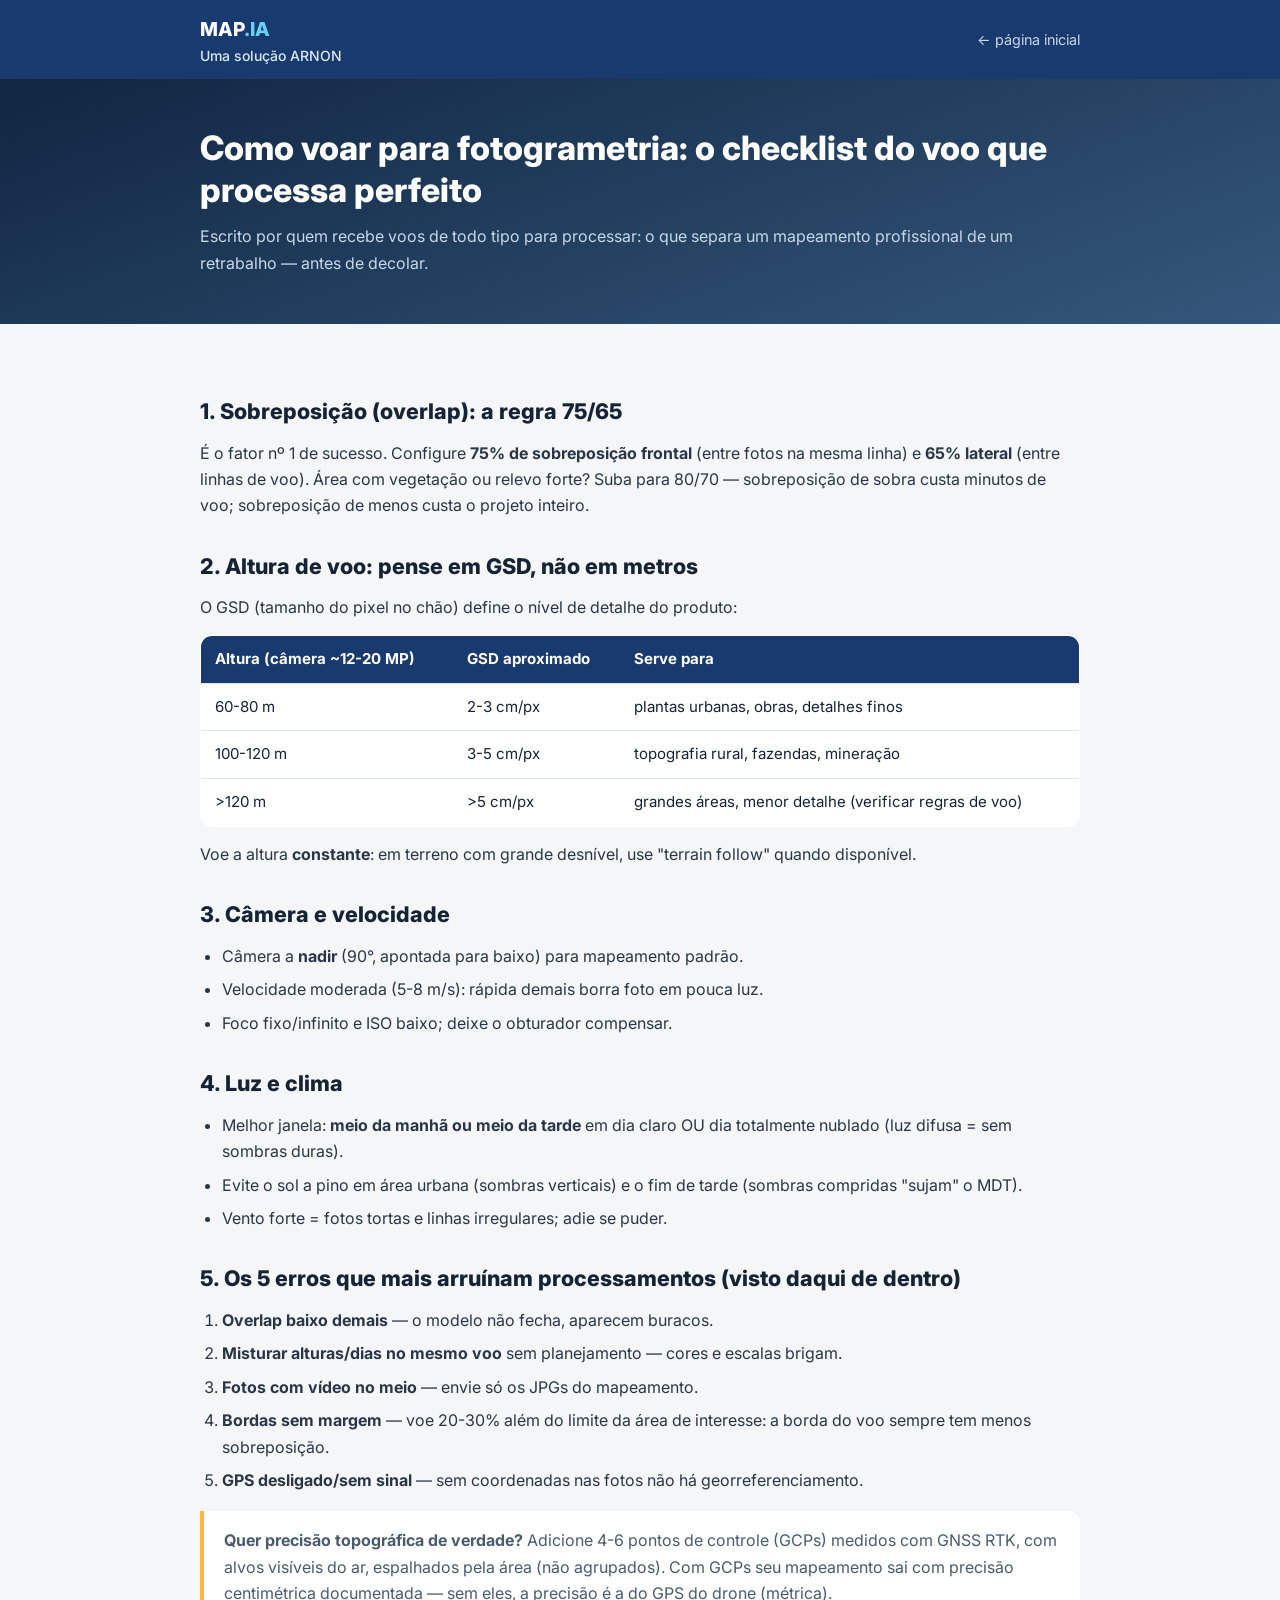
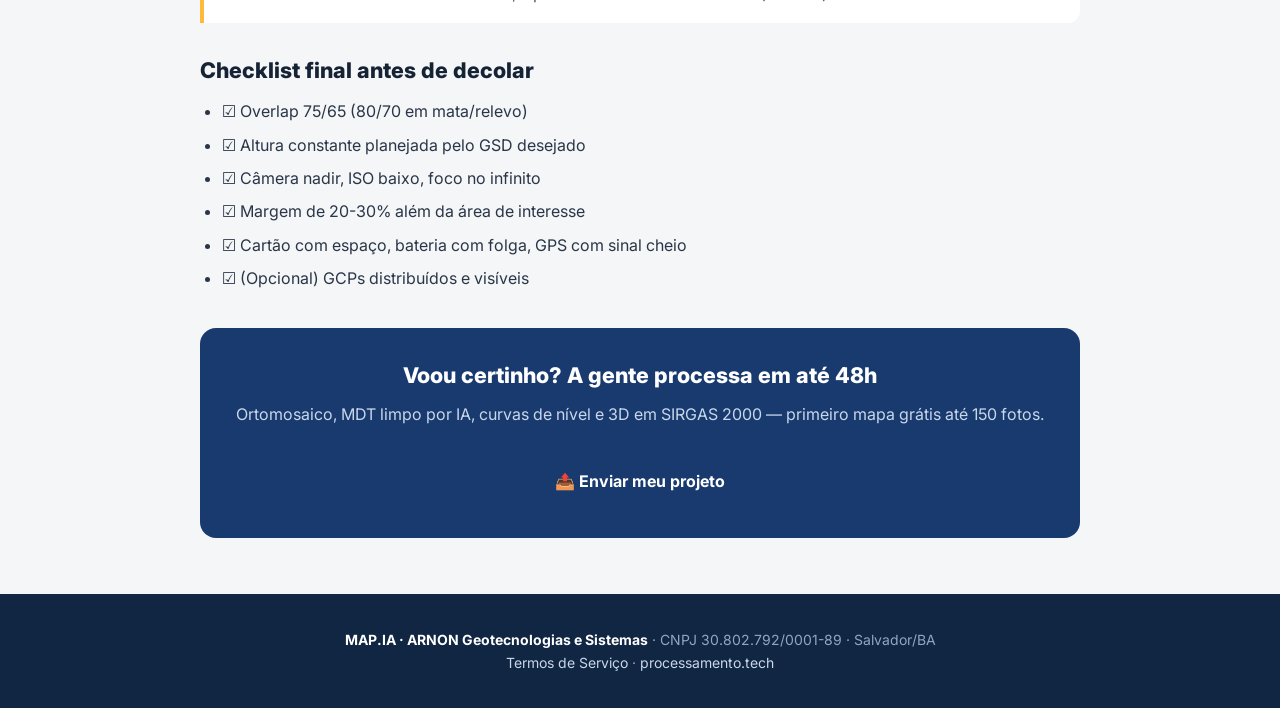
<file: voo-fotogrametria.html>
<!DOCTYPE html>
<html lang="pt-BR">
<head>
<meta charset="UTF-8">
<meta name="viewport" content="width=device-width, initial-scale=1.0">
<title>Como Voar para Fotogrametria: Overlap, Altura e Checklist do Voo Perfeito | MAP.IA</title>
<meta name="description" content="Checklist prático para planejar voo de drone para mapeamento: sobreposição 75/65, altura de voo por GSD, velocidade, luz, e os erros que arruínam o processamento. Vale para toda linha DJI, do Mini ao Mavic.">
<link rel="canonical" href="https://processamento.tech/voo-fotogrametria.html">
<meta property="og:type" content="article">
<meta property="og:title" content="Como voar para fotogrametria: o checklist do voo perfeito">
<meta property="og:description" content="Overlap 75/65, altura por GSD, e os erros que arruínam o processamento — checklist direto de quem processa voos todos os dias.">
<meta property="og:url" content="https://processamento.tech/voo-fotogrametria.html">
<meta property="og:image" content="https://processamento.tech/vitrine-ilhabela.jpg">
<meta property="og:locale" content="pt_BR">
<link rel="icon" href="data:image/svg+xml,%3Csvg xmlns='http://www.w3.org/2000/svg' viewBox='0 0 64 64'%3E%3Crect width='64' height='64' rx='14' fill='%230A1830'/%3E%3Cpath d='M14 44c6-2 10-10 18-10s12 8 18 10' stroke='%2335B6FF' stroke-width='3' fill='none' stroke-linecap='round'/%3E%3Cpath d='M14 34c6-2 10-10 18-10s12 8 18 10' stroke='%2335B6FF' stroke-width='2' opacity='.55' fill='none' stroke-linecap='round'/%3E%3Ccircle cx='32' cy='20' r='5' fill='%2335B6FF'/%3E%3C/svg%3E">
<style>
:root{--navy-950:#060F20;--navy-900:#0A1830;--navy-700:#16305C;--sky:#35B6FF;--sky-dark:#1E8FD0;--wa:#25D366;--ink:#16202E;--ink-soft:#4A5A70;--bg:#F5F8FC;--card:#FFFFFF;--line:#E1E9F2;--amber:#FFB93D}
*{margin:0;padding:0;box-sizing:border-box}
body{font-family:"Segoe UI",system-ui,Roboto,Arial,sans-serif;color:var(--ink);background:var(--bg);line-height:1.7}
a{color:var(--sky-dark);text-decoration:none}
.wrap{max-width:760px;margin:0 auto;padding:0 20px}
header{background:var(--navy-900);padding:14px 0}
header .wrap{display:flex;justify-content:space-between;align-items:center;max-width:860px}
header a{color:#fff;font-weight:800;font-size:1.2rem}
header a span{color:var(--sky)}
header .volta{font-weight:400;font-size:.9rem;color:#C9D7EA}
.hero{background:linear-gradient(160deg,var(--navy-950),var(--navy-700));color:#fff;padding:48px 0}
.hero h1{font-size:clamp(1.4rem,3.4vw,2.1rem);font-weight:800;line-height:1.25}
.hero p{margin-top:12px;color:#C9D7EA}
article{padding:40px 0 20px}
article h2{font-size:1.35rem;font-weight:800;margin:30px 0 10px}
article p{margin-bottom:14px;color:#2A3648}
article ul,article ol{margin:0 0 14px 22px;color:#2A3648}
article li{margin-bottom:7px}
.destaque{background:#fff;border-left:4px solid var(--amber);border-radius:0 12px 12px 0;padding:16px 20px;margin:18px 0;color:var(--ink-soft)}
.cta{background:var(--navy-900);color:#fff;border-radius:16px;padding:30px;text-align:center;margin:36px 0}
.cta .btn{display:inline-block;background:var(--wa);color:#fff;font-weight:700;padding:14px 28px;border-radius:10px;margin-top:12px}
footer{background:var(--navy-950);color:#8FA6C6;padding:34px 0;font-size:.85rem;text-align:center}
footer strong{color:#fff}
table{width:100%;border-collapse:collapse;margin:14px 0;background:#fff;border:1px solid var(--line);border-radius:12px;overflow:hidden}
th,td{padding:11px 14px;text-align:left;border-bottom:1px solid var(--line);font-size:.94rem}
th{background:var(--navy-900);color:#fff}
</style>
<link rel="stylesheet" href="mapia-arnon.css">
<!-- Google tag (gtag.js) - Google Ads AW-18330885204 -->
<script async src="https://www.googletagmanager.com/gtag/js?id=AW-18330885204"></script>
<script>
window.dataLayer = window.dataLayer || [];
function gtag(){dataLayer.push(arguments);}
gtag('js', new Date());
gtag('config', 'AW-18330885204');
document.addEventListener('click', function(e){
  var a = e.target && e.target.closest ? e.target.closest('a[href*="wa.me"], a[href*="whatsapp.com"]') : null;
  if (a && window.gtag) { gtag('event', 'conversion', {'send_to': 'AW-18330885204/pIf7CIqQgvwcENS47KRE'}); }
}, true);
</script>
</head>
<body class="mapia-document">
<header><div class="wrap"><a href="index.html">MAP<span>.IA</span><small class="brand-signature">Uma solução ARNON</small></a><a class="volta" href="index.html">← página inicial</a></div></header>

<div class="hero"><div class="wrap">
<h1>Como voar para fotogrametria: o checklist do voo que processa perfeito</h1>
<p>Escrito por quem recebe voos de todo tipo para processar: o que separa um mapeamento profissional de um retrabalho — antes de decolar.</p>
</div></div>

<article><div class="wrap">
<h2>1. Sobreposição (overlap): a regra 75/65</h2>
<p>É o fator nº 1 de sucesso. Configure <strong>75% de sobreposição frontal</strong> (entre fotos na mesma linha) e <strong>65% lateral</strong> (entre linhas de voo). Área com vegetação ou relevo forte? Suba para 80/70 — sobreposição de sobra custa minutos de voo; sobreposição de menos custa o projeto inteiro.</p>

<h2>2. Altura de voo: pense em GSD, não em metros</h2>
<p>O GSD (tamanho do pixel no chão) define o nível de detalhe do produto:</p>
<table>
<tr><th>Altura (câmera ~12-20 MP)</th><th>GSD aproximado</th><th>Serve para</th></tr>
<tr><td>60-80 m</td><td>2-3 cm/px</td><td>plantas urbanas, obras, detalhes finos</td></tr>
<tr><td>100-120 m</td><td>3-5 cm/px</td><td>topografia rural, fazendas, mineração</td></tr>
<tr><td>>120 m</td><td>>5 cm/px</td><td>grandes áreas, menor detalhe (verificar regras de voo)</td></tr>
</table>
<p>Voe a altura <strong>constante</strong>: em terreno com grande desnível, use "terrain follow" quando disponível.</p>

<h2>3. Câmera e velocidade</h2>
<ul>
<li>Câmera a <strong>nadir</strong> (90°, apontada para baixo) para mapeamento padrão.</li>
<li>Velocidade moderada (5-8 m/s): rápida demais borra foto em pouca luz.</li>
<li>Foco fixo/infinito e ISO baixo; deixe o obturador compensar.</li>
</ul>

<h2>4. Luz e clima</h2>
<ul>
<li>Melhor janela: <strong>meio da manhã ou meio da tarde</strong> em dia claro OU dia totalmente nublado (luz difusa = sem sombras duras).</li>
<li>Evite o sol a pino em área urbana (sombras verticais) e o fim de tarde (sombras compridas "sujam" o MDT).</li>
<li>Vento forte = fotos tortas e linhas irregulares; adie se puder.</li>
</ul>

<h2>5. Os 5 erros que mais arruínam processamentos (visto daqui de dentro)</h2>
<ol>
<li><strong>Overlap baixo demais</strong> — o modelo não fecha, aparecem buracos.</li>
<li><strong>Misturar alturas/dias no mesmo voo</strong> sem planejamento — cores e escalas brigam.</li>
<li><strong>Fotos com vídeo no meio</strong> — envie só os JPGs do mapeamento.</li>
<li><strong>Bordas sem margem</strong> — voe 20-30% além do limite da área de interesse: a borda do voo sempre tem menos sobreposição.</li>
<li><strong>GPS desligado/sem sinal</strong> — sem coordenadas nas fotos não há georreferenciamento.</li>
</ol>

<div class="destaque"><strong>Quer precisão topográfica de verdade?</strong> Adicione 4-6 pontos de controle (GCPs) medidos com GNSS RTK, com alvos visíveis do ar, espalhados pela área (não agrupados). Com GCPs seu mapeamento sai com precisão centimétrica documentada — sem eles, a precisão é a do GPS do drone (métrica).</div>

<h2>Checklist final antes de decolar</h2>
<ul>
<li>☑ Overlap 75/65 (80/70 em mata/relevo)</li>
<li>☑ Altura constante planejada pelo GSD desejado</li>
<li>☑ Câmera nadir, ISO baixo, foco no infinito</li>
<li>☑ Margem de 20-30% além da área de interesse</li>
<li>☑ Cartão com espaço, bateria com folga, GPS com sinal cheio</li>
<li>☑ (Opcional) GCPs distribuídos e visíveis</li>
</ul>

<div class="cta">
<h2 style="margin:0">Voou certinho? A gente processa em até 48h</h2>
<p style="color:#C9D7EA;margin-top:8px">Ortomosaico, MDT limpo por IA, curvas de nível e 3D em SIRGAS 2000 — primeiro mapa grátis até 150 fotos.</p>
<a class="btn" href="enviar.html">📤 Enviar meu projeto</a>
</div>
</div></article>

<script type="application/ld+json">
{
  "@context": "https://schema.org",
  "@type": "FAQPage",
  "mainEntity": [
    {"@type": "Question", "name": "Qual a sobreposição ideal para fotogrametria com drone?", "acceptedAnswer": {"@type": "Answer", "text": "75% frontal e 65% lateral como regra geral; em áreas com vegetação densa ou relevo forte, suba para 80/70."}},
    {"@type": "Question", "name": "Qual a melhor altura de voo para mapeamento?", "acceptedAnswer": {"@type": "Answer", "text": "Depende do GSD desejado: 60-80 m dá 2-3 cm/px (plantas urbanas); 100-120 m dá 3-5 cm/px (topografia rural, fazendas). Voe a altura constante."}},
    {"@type": "Question", "name": "Preciso de pontos de controle (GCP) no voo?", "acceptedAnswer": {"@type": "Answer", "text": "Para precisão topográfica documentada (centimétrica), sim: 4-6 alvos medidos com RTK, espalhados pela área. Sem GCPs a precisão absoluta é a do GPS do drone (métrica), mas medidas relativas continuam boas."}}
  ]
}
</script>
<footer><div class="wrap"><strong>MAP.IA · ARNON Geotecnologias e Sistemas</strong> · CNPJ 30.802.792/0001-89 · Salvador/BA<br><a href="termos.html" style="color:#C9D7EA">Termos de Serviço</a> · <a href="index.html" style="color:#C9D7EA">processamento.tech</a></div></footer>
</body>
</html>
</file>
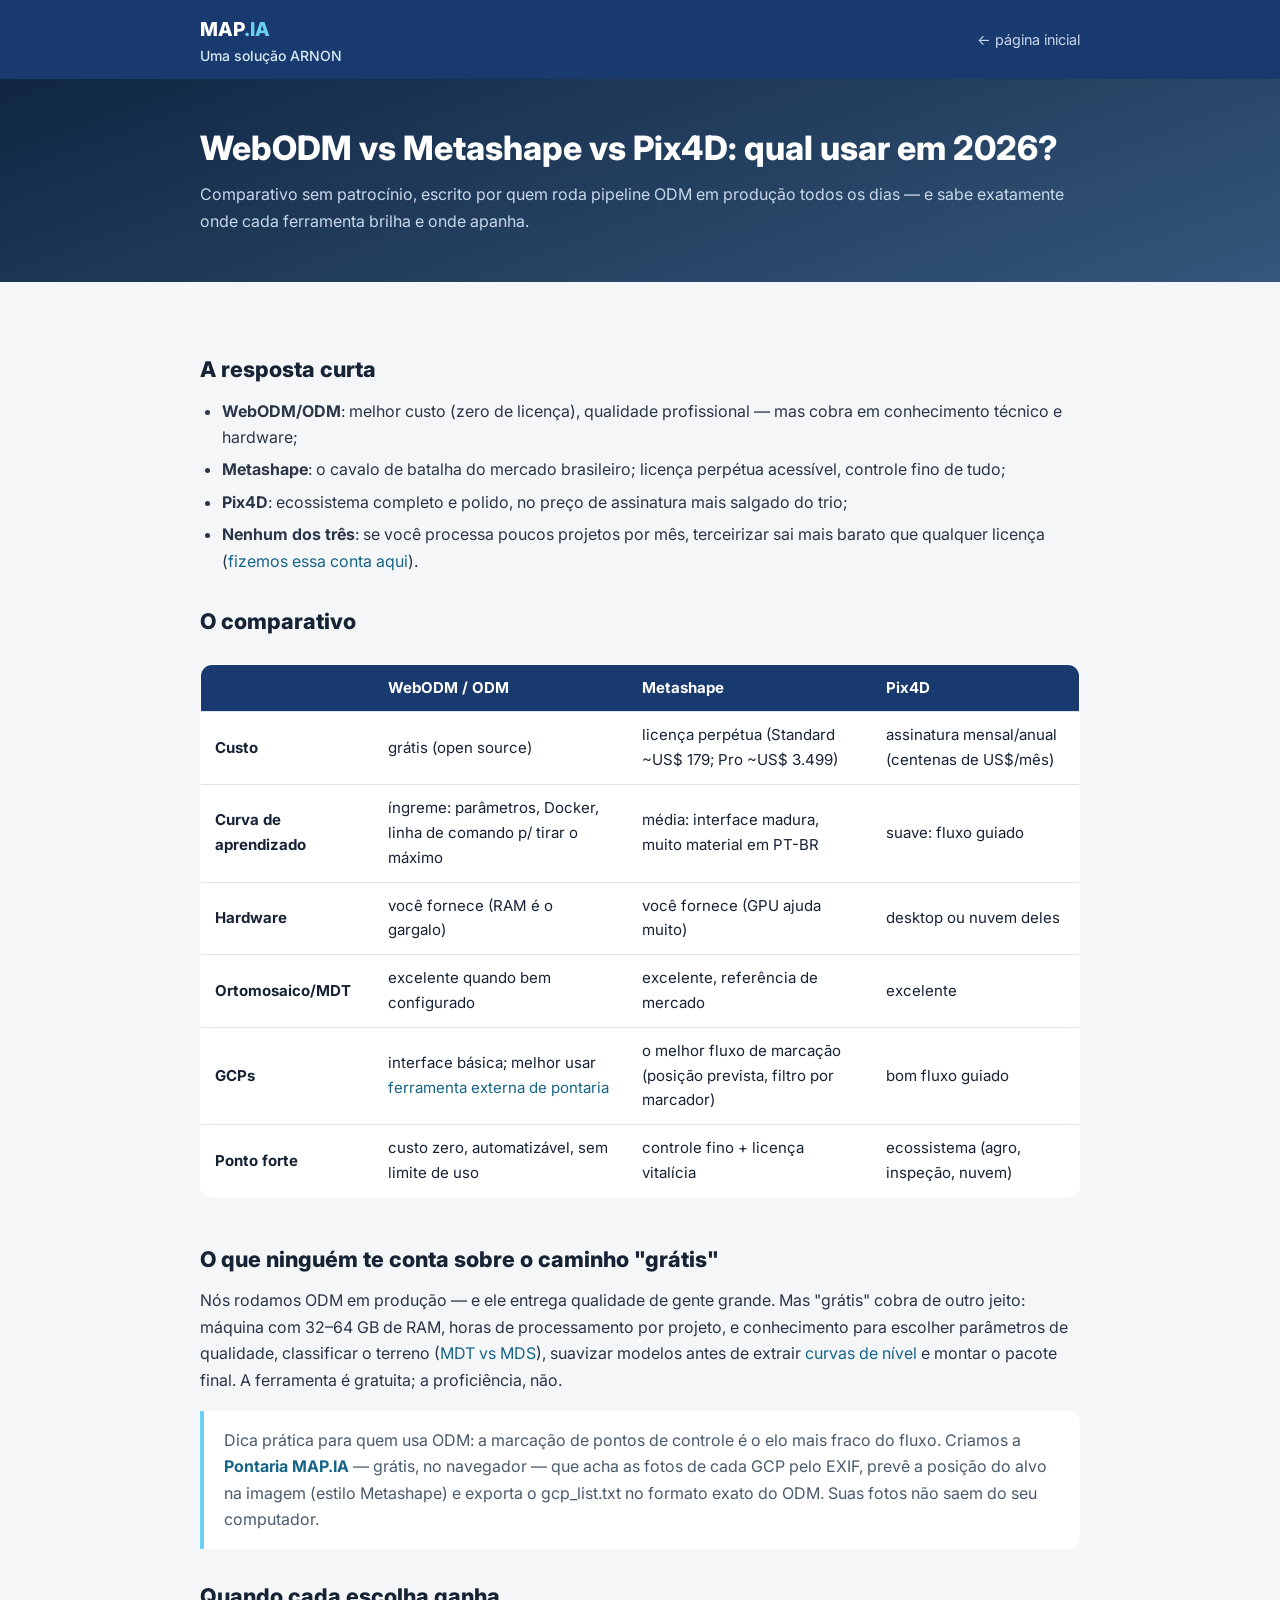
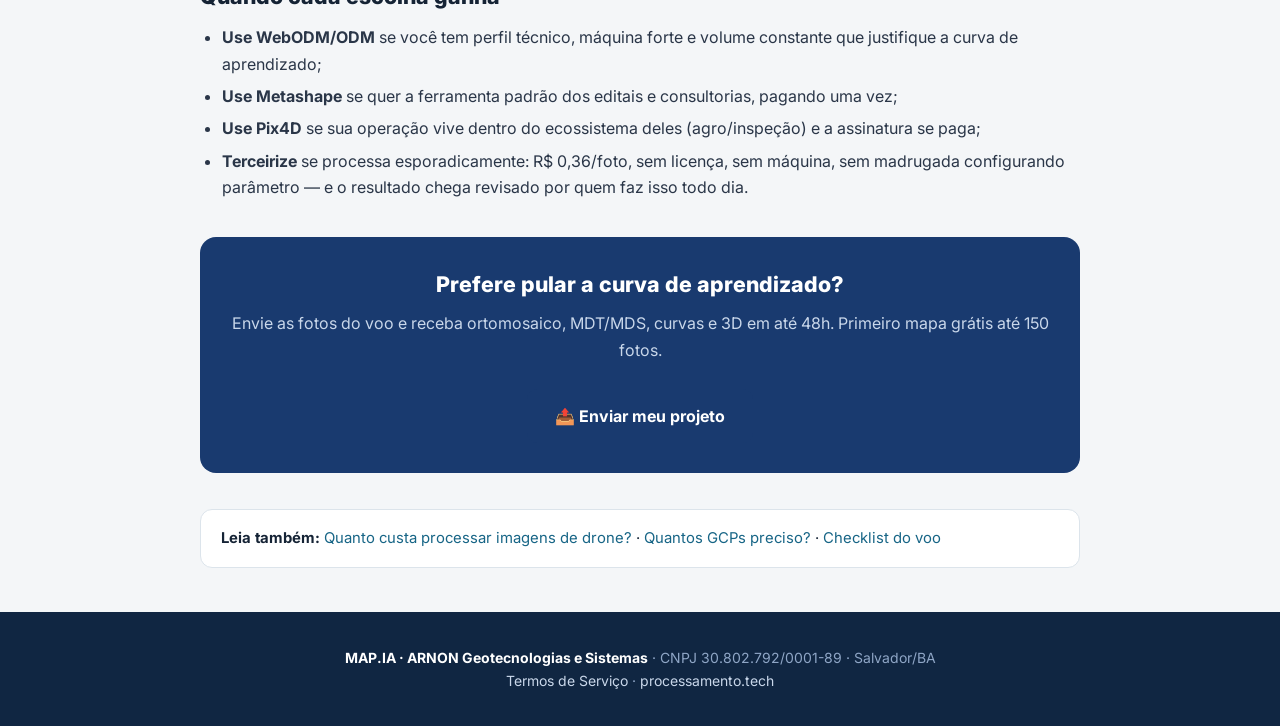
<file: webodm-metashape-pix4d.html>
<!DOCTYPE html>
<html lang="pt-BR">
<head>
<meta charset="UTF-8">
<meta name="viewport" content="width=device-width, initial-scale=1.0">
<title>WebODM vs Metashape vs Pix4D: Qual Usar em 2026? Comparativo Honesto | MAP.IA</title>
<meta name="description" content="Comparativo sem patrocínio entre WebODM/ODM (grátis), Agisoft Metashape e Pix4D: custo real, curva de aprendizado, hardware exigido e qualidade dos produtos. E quando faz mais sentido não usar nenhum dos três.">
<meta name="keywords" content="webodm vs metashape, metashape vs pix4d, melhor software fotogrametria drone, opendronemap vale a pena, software processamento drone gratis">
<link rel="canonical" href="https://processamento.tech/webodm-metashape-pix4d.html">
<meta property="og:type" content="article">
<meta property="og:title" content="WebODM vs Metashape vs Pix4D: qual usar em 2026?">
<meta property="og:description" content="Custo real, curva de aprendizado, hardware e qualidade — comparados por quem processa todo dia.">
<meta property="og:url" content="https://processamento.tech/webodm-metashape-pix4d.html">
<meta property="og:image" content="https://processamento.tech/vitrine-ilhabela.jpg">
<meta property="og:locale" content="pt_BR">
<link rel="icon" href="data:image/svg+xml,%3Csvg xmlns='http://www.w3.org/2000/svg' viewBox='0 0 64 64'%3E%3Crect width='64' height='64' rx='14' fill='%230A1830'/%3E%3Cpath d='M14 44c6-2 10-10 18-10s12 8 18 10' stroke='%2335B6FF' stroke-width='3' fill='none' stroke-linecap='round'/%3E%3Cpath d='M14 34c6-2 10-10 18-10s12 8 18 10' stroke='%2335B6FF' stroke-width='2' opacity='.55' fill='none' stroke-linecap='round'/%3E%3Ccircle cx='32' cy='20' r='5' fill='%2335B6FF'/%3E%3C/svg%3E">
<style>
:root{--navy-950:#060F20;--navy-900:#0A1830;--navy-700:#16305C;--sky:#35B6FF;--sky-dark:#1E8FD0;--wa:#25D366;--ink:#16202E;--ink-soft:#4A5A70;--bg:#F5F8FC;--card:#FFFFFF;--line:#E1E9F2}
*{margin:0;padding:0;box-sizing:border-box}
body{font-family:"Segoe UI",system-ui,Roboto,Arial,sans-serif;color:var(--ink);background:var(--bg);line-height:1.7}
a{color:var(--sky-dark);text-decoration:none}
.wrap{max-width:760px;margin:0 auto;padding:0 20px}
header{background:var(--navy-900);padding:14px 0}
header .wrap{display:flex;justify-content:space-between;align-items:center;max-width:860px}
header a{color:#fff;font-weight:800;font-size:1.2rem}
header a span{color:var(--sky)}
header .volta{font-weight:400;font-size:.9rem;color:#C9D7EA}
.hero{background:linear-gradient(160deg,var(--navy-950),var(--navy-700));color:#fff;padding:48px 0}
.hero h1{font-size:clamp(1.4rem,3.4vw,2.1rem);font-weight:800;line-height:1.25}
.hero p{margin-top:12px;color:#C9D7EA}
article{padding:40px 0 20px}
article h2{font-size:1.35rem;font-weight:800;margin:30px 0 10px}
article p{margin-bottom:14px;color:#2A3648}
article ul{margin:0 0 14px 22px;color:#2A3648}
article li{margin-bottom:6px}
.destaque{background:#fff;border-left:4px solid var(--sky);border-radius:0 12px 12px 0;padding:16px 20px;margin:18px 0;color:var(--ink-soft)}
.cta{background:var(--navy-900);color:#fff;border-radius:16px;padding:30px;text-align:center;margin:36px 0}
.cta .btn{display:inline-block;background:var(--wa);color:#fff;font-weight:700;padding:14px 28px;border-radius:10px;margin-top:12px}
footer{background:var(--navy-950);color:#8FA6C6;padding:34px 0;font-size:.85rem;text-align:center}
footer strong{color:#fff}
table{width:100%;border-collapse:collapse;margin:14px 0;background:#fff;border:1px solid var(--line);border-radius:12px;overflow:hidden}
th,td{padding:11px 14px;text-align:left;border-bottom:1px solid var(--line);font-size:.94rem}
th{background:var(--navy-900);color:#fff}
.tbl{overflow-x:auto}
.veja{background:#fff;border:1px solid var(--line);border-radius:12px;padding:16px 20px;margin:24px 0;font-size:.93rem}
</style>
<link rel="stylesheet" href="mapia-arnon.css">
<!-- Google tag (gtag.js) - Google Ads AW-18330885204 -->
<script async src="https://www.googletagmanager.com/gtag/js?id=AW-18330885204"></script>
<script>
window.dataLayer = window.dataLayer || [];
function gtag(){dataLayer.push(arguments);}
gtag('js', new Date());
gtag('config', 'AW-18330885204');
document.addEventListener('click', function(e){
  var a = e.target && e.target.closest ? e.target.closest('a[href*="wa.me"], a[href*="whatsapp.com"]') : null;
  if (a && window.gtag) { gtag('event', 'conversion', {'send_to': 'AW-18330885204/pIf7CIqQgvwcENS47KRE'}); }
}, true);
</script>
</head>
<body class="mapia-document">
<header><div class="wrap"><a href="index.html">MAP<span>.IA</span><small class="brand-signature">Uma solução ARNON</small></a><a class="volta" href="index.html">← página inicial</a></div></header>

<div class="hero"><div class="wrap">
<h1>WebODM vs Metashape vs Pix4D: qual usar em 2026?</h1>
<p>Comparativo sem patrocínio, escrito por quem roda pipeline ODM em produção todos os dias — e sabe exatamente onde cada ferramenta brilha e onde apanha.</p>
</div></div>

<article><div class="wrap">
<h2>A resposta curta</h2>
<ul>
<li><strong>WebODM/ODM</strong>: melhor custo (zero de licença), qualidade profissional — mas cobra em conhecimento técnico e hardware;</li>
<li><strong>Metashape</strong>: o cavalo de batalha do mercado brasileiro; licença perpétua acessível, controle fino de tudo;</li>
<li><strong>Pix4D</strong>: ecossistema completo e polido, no preço de assinatura mais salgado do trio;</li>
<li><strong>Nenhum dos três</strong>: se você processa poucos projetos por mês, terceirizar sai mais barato que qualquer licença (<a href="quanto-custa-processamento-drone.html">fizemos essa conta aqui</a>).</li>
</ul>

<h2>O comparativo</h2>
<div class="tbl">
<table>
<tr><th></th><th>WebODM / ODM</th><th>Metashape</th><th>Pix4D</th></tr>
<tr><td><strong>Custo</strong></td><td>grátis (open source)</td><td>licença perpétua (Standard ~US$ 179; Pro ~US$ 3.499)</td><td>assinatura mensal/anual (centenas de US$/mês)</td></tr>
<tr><td><strong>Curva de aprendizado</strong></td><td>íngreme: parâmetros, Docker, linha de comando p/ tirar o máximo</td><td>média: interface madura, muito material em PT-BR</td><td>suave: fluxo guiado</td></tr>
<tr><td><strong>Hardware</strong></td><td>você fornece (RAM é o gargalo)</td><td>você fornece (GPU ajuda muito)</td><td>desktop ou nuvem deles</td></tr>
<tr><td><strong>Ortomosaico/MDT</strong></td><td>excelente quando bem configurado</td><td>excelente, referência de mercado</td><td>excelente</td></tr>
<tr><td><strong>GCPs</strong></td><td>interface básica; melhor usar <a href="pontaria.html">ferramenta externa de pontaria</a></td><td>o melhor fluxo de marcação (posição prevista, filtro por marcador)</td><td>bom fluxo guiado</td></tr>
<tr><td><strong>Ponto forte</strong></td><td>custo zero, automatizável, sem limite de uso</td><td>controle fino + licença vitalícia</td><td>ecossistema (agro, inspeção, nuvem)</td></tr>
</table>
</div>

<h2>O que ninguém te conta sobre o caminho "grátis"</h2>
<p>Nós rodamos ODM em produção — e ele entrega qualidade de gente grande. Mas "grátis" cobra de outro jeito: máquina com 32–64 GB de RAM, horas de processamento por projeto, e conhecimento para escolher parâmetros de qualidade, classificar o terreno (<a href="mdt-mds.html">MDT vs MDS</a>), suavizar modelos antes de extrair <a href="curvas-de-nivel-drone.html">curvas de nível</a> e montar o pacote final. A ferramenta é gratuita; a proficiência, não.</p>

<div class="destaque">Dica prática para quem usa ODM: a marcação de pontos de controle é o elo mais fraco do fluxo. Criamos a <a href="pontaria.html"><strong>Pontaria MAP.IA</strong></a> — grátis, no navegador — que acha as fotos de cada GCP pelo EXIF, prevê a posição do alvo na imagem (estilo Metashape) e exporta o gcp_list.txt no formato exato do ODM. Suas fotos não saem do seu computador.</div>

<h2>Quando cada escolha ganha</h2>
<ul>
<li><strong>Use WebODM/ODM</strong> se você tem perfil técnico, máquina forte e volume constante que justifique a curva de aprendizado;</li>
<li><strong>Use Metashape</strong> se quer a ferramenta padrão dos editais e consultorias, pagando uma vez;</li>
<li><strong>Use Pix4D</strong> se sua operação vive dentro do ecossistema deles (agro/inspeção) e a assinatura se paga;</li>
<li><strong>Terceirize</strong> se processa esporadicamente: R$ 0,36/foto, sem licença, sem máquina, sem madrugada configurando parâmetro — e o resultado chega revisado por quem faz isso todo dia.</li>
</ul>

<div class="cta">
<h2 style="margin:0">Prefere pular a curva de aprendizado?</h2>
<p style="color:#C9D7EA;margin-top:8px">Envie as fotos do voo e receba ortomosaico, MDT/MDS, curvas e 3D em até 48h. Primeiro mapa grátis até 150 fotos.</p>
<a class="btn" href="enviar.html">📤 Enviar meu projeto</a>
</div>

<div class="veja"><strong>Leia também:</strong> <a href="quanto-custa-processamento-drone.html">Quanto custa processar imagens de drone?</a> · <a href="quantos-gcp-drone.html">Quantos GCPs preciso?</a> · <a href="voo-fotogrametria.html">Checklist do voo</a></div>
</div></article>

<script type="application/ld+json">
{
  "@context": "https://schema.org",
  "@type": "FAQPage",
  "mainEntity": [
    {"@type": "Question", "name": "O WebODM é bom o suficiente para trabalho profissional?", "acceptedAnswer": {"@type": "Answer", "text": "Sim — bem configurado, o ODM entrega ortomosaico, MDT e nuvem de pontos de qualidade profissional. O custo real está na curva de aprendizado, no hardware (32-64 GB de RAM) e no tempo de operação, não na qualidade."}},
    {"@type": "Question", "name": "Metashape ou Pix4D: qual é melhor?", "acceptedAnswer": {"@type": "Answer", "text": "Para a maioria dos usos topográficos no Brasil, o Metashape oferece o melhor custo-benefício (licença perpétua, controle fino, muito material em português). O Pix4D ganha quando a operação usa o ecossistema completo deles, como agro e inspeção."}},
    {"@type": "Question", "name": "Existe ferramenta grátis para marcar pontos de controle (GCP)?", "acceptedAnswer": {"@type": "Answer", "text": "Sim: a Pontaria MAP.IA (processamento.tech/pontaria.html) é gratuita, roda no navegador, encontra as fotos de cada GCP pelo EXIF, prevê a posição do alvo na imagem e exporta o gcp_list.txt no formato do ODM/WebODM."}}
  ]
}
</script>
<footer><div class="wrap"><strong>MAP.IA · ARNON Geotecnologias e Sistemas</strong> · CNPJ 30.802.792/0001-89 · Salvador/BA<br><a href="termos.html" style="color:#C9D7EA">Termos de Serviço</a> · <a href="index.html" style="color:#C9D7EA">processamento.tech</a></div></footer>
</body>
</html>
</file>
<file: mapia-arnon.css>
/* MAP.IA / ARNON — camada visual; não altera preços, pagamentos ou processamento. */
.mapia-home .exact-count{display:flex;flex-wrap:wrap;align-items:center;gap:12px;margin-top:16px}.mapia-home .exact-count input{width:100px;max-width:100%;padding:8px 10px;border:1px solid #A9B9CA;border-radius:6px;background:white;color:#152335}.mapia-form fieldset{border:0;min-width:0;margin:0;padding:0}.mapia-form legend{font-weight:600;padding:0;margin:16px 0 5px}.mapia-form details.optional{margin-top:20px;border:1px solid var(--line);border-radius:8px;padding:16px}.mapia-form details.optional summary{cursor:pointer;font-weight:600}.mapia-form .handoff a{color:#193A6F}
@font-face{font-family:Inter;src:url('assets/inter-variable.ttf') format('truetype');font-weight:100 900;font-style:normal;font-display:swap}
.mapia-home,.mapia-document,.mapia-form,.mapia-status{font-family:Inter,"Segoe UI",system-ui,Arial,sans-serif}
:root{--arnon:#193A6F;--cyan:#1D93C0;--navy-950:#102642;--navy-900:#193A6F;--navy-800:#203F64;--navy-700:#35577B;--sky:#6BD1F4;--sky-dark:#176586;--wa:#193A6F;--wa-dark:#102642;--ink:#152335;--ink-soft:#495B6C;--line:#DCE4EB;--bg:#F4F6F8}
html{scroll-padding-top:100px}body{font-size:16px;line-height:1.65}a,button,input,select,textarea,summary{-webkit-tap-highlight-color:transparent}a:focus-visible,button:focus-visible,input:focus-visible,select:focus-visible,textarea:focus-visible,summary:focus-visible{outline:3px solid #1D93C0;outline-offset:4px}button,input,select,textarea{font:inherit}.skip-link{position:fixed;top:8px;left:8px;z-index:1000;padding:10px 16px;background:#fff;color:#193A6F;transform:translateY(-160%)}.skip-link:focus{transform:none}.brand-signature{display:block;font-size:.875rem;font-weight:500;letter-spacing:0;line-height:1.4}.arnon-lockup{display:block;width:270px;max-width:85%;height:auto;margin:0 auto 20px}.mobile-nav{display:none}.mapia-home .wrap{max-width:1220px;padding-inline:28px}.mapia-home header{background:#fff;border-bottom:1px solid var(--line);box-shadow:none}.mapia-home .nav{gap:24px;padding:18px 0;flex-wrap:wrap}.mapia-home .logo{color:var(--arnon);font-size:1.75rem;letter-spacing:-1px;line-height:1.2}.mapia-home .logo .ia{color:#176586}.mapia-home .logo small{color:var(--ink-soft);font-size:.8125rem;letter-spacing:0;text-transform:none;margin-top:4px}.mapia-home nav.menu{gap:24px;font-size:.9375rem;flex-wrap:wrap}.mapia-home nav.menu a{color:var(--ink)}.mapia-home nav.menu a:hover{color:#176586;text-decoration:underline}.mapia-home header .btn{font-size:.9375rem;border-radius:6px}.mapia-home .hero{background:#fff;color:var(--ink);padding:56px 0 64px;overflow:visible;border-bottom:1px solid var(--line)}.mapia-home .hero::after{display:none}.mapia-home .hero-grid{display:grid;grid-template-columns:1.06fr 1fr;gap:52px;align-items:center}.mapia-home .badge{background:none;border:0;border-left:3px solid #1D93C0;border-radius:0;padding:0 0 0 12px;font-size:.875rem;color:#176586;font-weight:700;margin-bottom:22px}.mapia-home .hero h1{font-size:clamp(2rem,4.4vw,3.55rem);line-height:1.08;letter-spacing:-.045em;max-width:650px}.mapia-home .hero h1 em{color:var(--arnon);display:block}.mapia-home .hero p.sub{color:var(--ink-soft);font-size:1.125rem;margin:24px 0 28px;max-width:570px}.mapia-home .hero .mini{color:var(--ink-soft);font-size:.875rem;line-height:1.65;margin-top:22px}.mapia-home .btn{border-radius:6px;min-height:48px;justify-content:center;padding:13px 22px;font-size:1rem}.mapia-home .btn-wa{background:var(--arnon);color:#fff}.mapia-home .btn-wa:hover{background:#102642}.mapia-home .btn-ghost{color:var(--arnon);border:1px solid #A9B9CA;background:transparent}.mapia-home .btn-ghost:hover{background:#EDF3F7;border-color:var(--arnon)}.mapia-home .hero-figure{margin:0;background:#102642;border:1px solid #1D3654;border-radius:12px;overflow:hidden;color:white}.mapia-home .figure-label{display:flex;justify-content:space-between;gap:16px;padding:14px 18px;font-size:.875rem;color:#D9E7F2}.mapia-home .hero-figure img{display:block;width:100%;height:auto;aspect-ratio:1.25;object-fit:cover}.mapia-home .hero-figure figcaption{padding:18px 20px;display:flex;gap:18px;align-items:center;justify-content:space-between;font-size:.875rem;line-height:1.5}.mapia-home .hero-figure figcaption strong{display:block;font-size:1rem}.mapia-home .hero-figure a{color:#A9E6FF;text-decoration:underline;white-space:nowrap}.mapia-home section{padding:64px 0}.mapia-home h2{letter-spacing:-.025em;line-height:1.2;font-size:clamp(1.6rem,3vw,2.35rem);margin:10px 0 16px}.mapia-home .kicker{font-size:.8125rem;letter-spacing:.12em;color:#176586}.mapia-home .lead{font-size:1rem;max-width:780px}.mapia-home .card{border-radius:8px;padding:28px;background:#fff;box-shadow:none}.mapia-home .card .ico{display:none}.mapia-home .card h3{font-size:1.125rem;line-height:1.4}.mapia-home .card p{font-size:1rem}.mapia-home .step{padding-left:74px}.mapia-home .step::before{background:#EDF3F8;color:var(--arnon);border-radius:6px;left:24px;top:26px}.mapia-home .calc{border-radius:10px;gap:40px;padding:36px}.mapia-home .calc .note,.mapia-home .calc label{font-size:.9375rem}.mapia-home .price-box{border-radius:8px}.mapia-home .price-box .now{color:#fff}.mapia-home .plans{grid-template-columns:repeat(4,minmax(0,1fr))}.mapia-home .plan{padding:24px}.mapia-home .plan ul{font-size:.9375rem}.mapia-home .plan li::before{color:#176586}.mapia-home .plan .tag{background:var(--arnon);border-radius:4px;font-size:.8125rem}.mapia-home .plan.soon{opacity:1;background:#F4F6F8}.mapia-home .beta-note{font-size:.875rem;color:var(--ink-soft);line-height:1.65;margin-top:20px}.mapia-home #guias .card{border-top:3px solid #193A6F}.mapia-home #guias a{color:var(--ink)}.mapia-home .vitrine-box{border-radius:10px}.mapia-home details summary{font-size:1rem}.mapia-home details[open] summary{margin-bottom:12px}.mapia-home footer{background:#fff;color:var(--ink-soft);border-top:1px solid var(--line);font-size:.875rem}.mapia-home footer strong,.mapia-home footer a{color:var(--arnon)!important}.mapia-home footer .wrap{font-size:.875rem!important}.mapia-home #contato .btn{margin:5px}
.mapia-document main,.mapia-form main{border-radius:10px;border-color:var(--line)}.mapia-document main p,.mapia-document main li,.mapia-form .sub,.mapia-form input,.mapia-form select,.mapia-form textarea{font-size:1rem}.mapia-document header,.mapia-form header{background:#193A6F}.mapia-document header .brand-signature,.mapia-form header .brand-signature{color:#D7EAF5}.mapia-document footer,.mapia-form footer{font-size:.875rem}.mapia-document .wrap{max-width:920px}.mapia-form .wrap{max-width:860px}.mapia-form main{padding:36px}.mapia-form h1{font-size:2rem;letter-spacing:-.035em;line-height:1.2}.mapia-form label{font-size:.9375rem}.mapia-form .section-label{font-size:.8125rem;color:#176586;text-transform:uppercase;letter-spacing:.12em;margin:30px 0 6px;padding-top:22px;border-top:1px solid var(--line)}.mapia-form .section-label:first-of-type{margin-top:20px}.mapia-form .aviso,.mapia-form .termos-box{font-size:.9375rem;background:#F4F7FA;color:#263F54;border:1px solid var(--line)}.mapia-form button{background:#193A6F;color:#fff;min-height:50px;border-radius:6px}.mapia-form button:hover{background:#102642}.mapia-form button:disabled{background:#687889;color:#fff}.mapia-form .handoff{border:1px solid #193A6F;padding:16px;margin-top:18px;border-radius:6px;background:#F1F6FB}.mapia-form .handoff a{font-weight:700;text-decoration:underline}.mapia-form .handoff[hidden]{display:none}.mapia-form .notice{font-size:.875rem;color:var(--ink-soft);margin-top:12px}.mapia-status{background:#F4F6F8;color:#152335;padding:24px;box-sizing:border-box}.mapia-status .card{background:#fff;border:1px solid var(--line);padding:36px;width:100%;box-sizing:border-box}.mapia-status h1{font-size:1.65rem;line-height:1.25}.mapia-status h1 span{color:#176586}.mapia-status p{color:var(--ink-soft);font-size:1rem}.mapia-status input{background:#fff;color:#152335;border-color:#A9B9CA}.mapia-status button{background:#193A6F;color:#fff;min-height:48px}.mapia-status .res{background:#EDF3F8}.mapia-status .fase{color:#193A6F}.mapia-status .det,.mapia-status .att,.mapia-status .rodape{color:var(--ink-soft);font-size:.875rem}.mapia-status .erro{color:#8A2D24}.mapia-status a{color:#176586!important}.mapia-status label{font-size:.9375rem;font-weight:600}
@media(max-width:1080px){.mapia-home .hero-grid{gap:28px}.mapia-home nav.menu{gap:16px}.mapia-home .plans{grid-template-columns:repeat(2,minmax(0,1fr))}.mapia-home .nav{gap:18px}.mapia-home nav.menu{order:3;width:100%;justify-content:center;padding-top:10px;border-top:1px solid var(--line)}}
@media(max-width:760px){html{scroll-padding-top:100px}.mapia-home .wrap{padding-inline:20px}.mapia-home header{position:relative}.mapia-home .nav{padding:14px 0;gap:12px}.mapia-home nav.menu{display:none}.mapia-home header .nav>.btn{display:none}.mobile-nav{display:block;margin-left:auto;position:relative}.mobile-nav summary{cursor:pointer;padding:9px 13px;border:1px solid #A9B9CA;border-radius:6px;font-weight:600;color:#193A6F;min-height:44px}.mobile-nav nav{position:absolute;right:0;top:52px;min-width:240px;background:#fff;box-shadow:0 10px 30px #10264222;border:1px solid var(--line);border-radius:8px;display:grid;gap:0;padding:8px;z-index:100}.mobile-nav nav a{padding:10px 12px;color:#193A6F}.mapia-home .hero-grid{grid-template-columns:1fr;gap:32px}.mapia-home .hero{padding:34px 0 40px}.mapia-home .hero h1{font-size:clamp(2rem,7.6vw,3rem)}.mapia-home .hero p.sub{font-size:1.0625rem}.mapia-home .hero-figure img{aspect-ratio:1.4}.mapia-home section{padding:44px 0}.mapia-home .calc{padding:24px;grid-template-columns:1fr;gap:24px}.mapia-home .plans{grid-template-columns:repeat(2,minmax(0,1fr))}.mapia-home .plan .preco .now{font-size:1.65rem}.mapia-home .hero-figure figcaption{flex-wrap:wrap}.mapia-form main{padding:24px;margin-top:20px}.mapia-document header .wrap,.mapia-form header .wrap{gap:18px}.brand-signature{max-width:250px}}
@media(max-width:480px){.mapia-home .plans{grid-template-columns:1fr}.mapia-home .cta-row{display:grid}.mapia-home .card{padding:22px}.mapia-home .step{padding-left:68px}.mapia-home .step::before{left:20px;top:22px}.mapia-home .logo{font-size:1.5rem}.mapia-home .logo small{font-size:.8125rem}.mapia-form .wrap{padding-inline:14px}.mapia-form main{padding:20px}.mapia-status{padding:16px}.mapia-status .card{padding:24px}}
@media(prefers-reduced-motion:reduce){html{scroll-behavior:auto}*{transition:none!important}}
</file>
